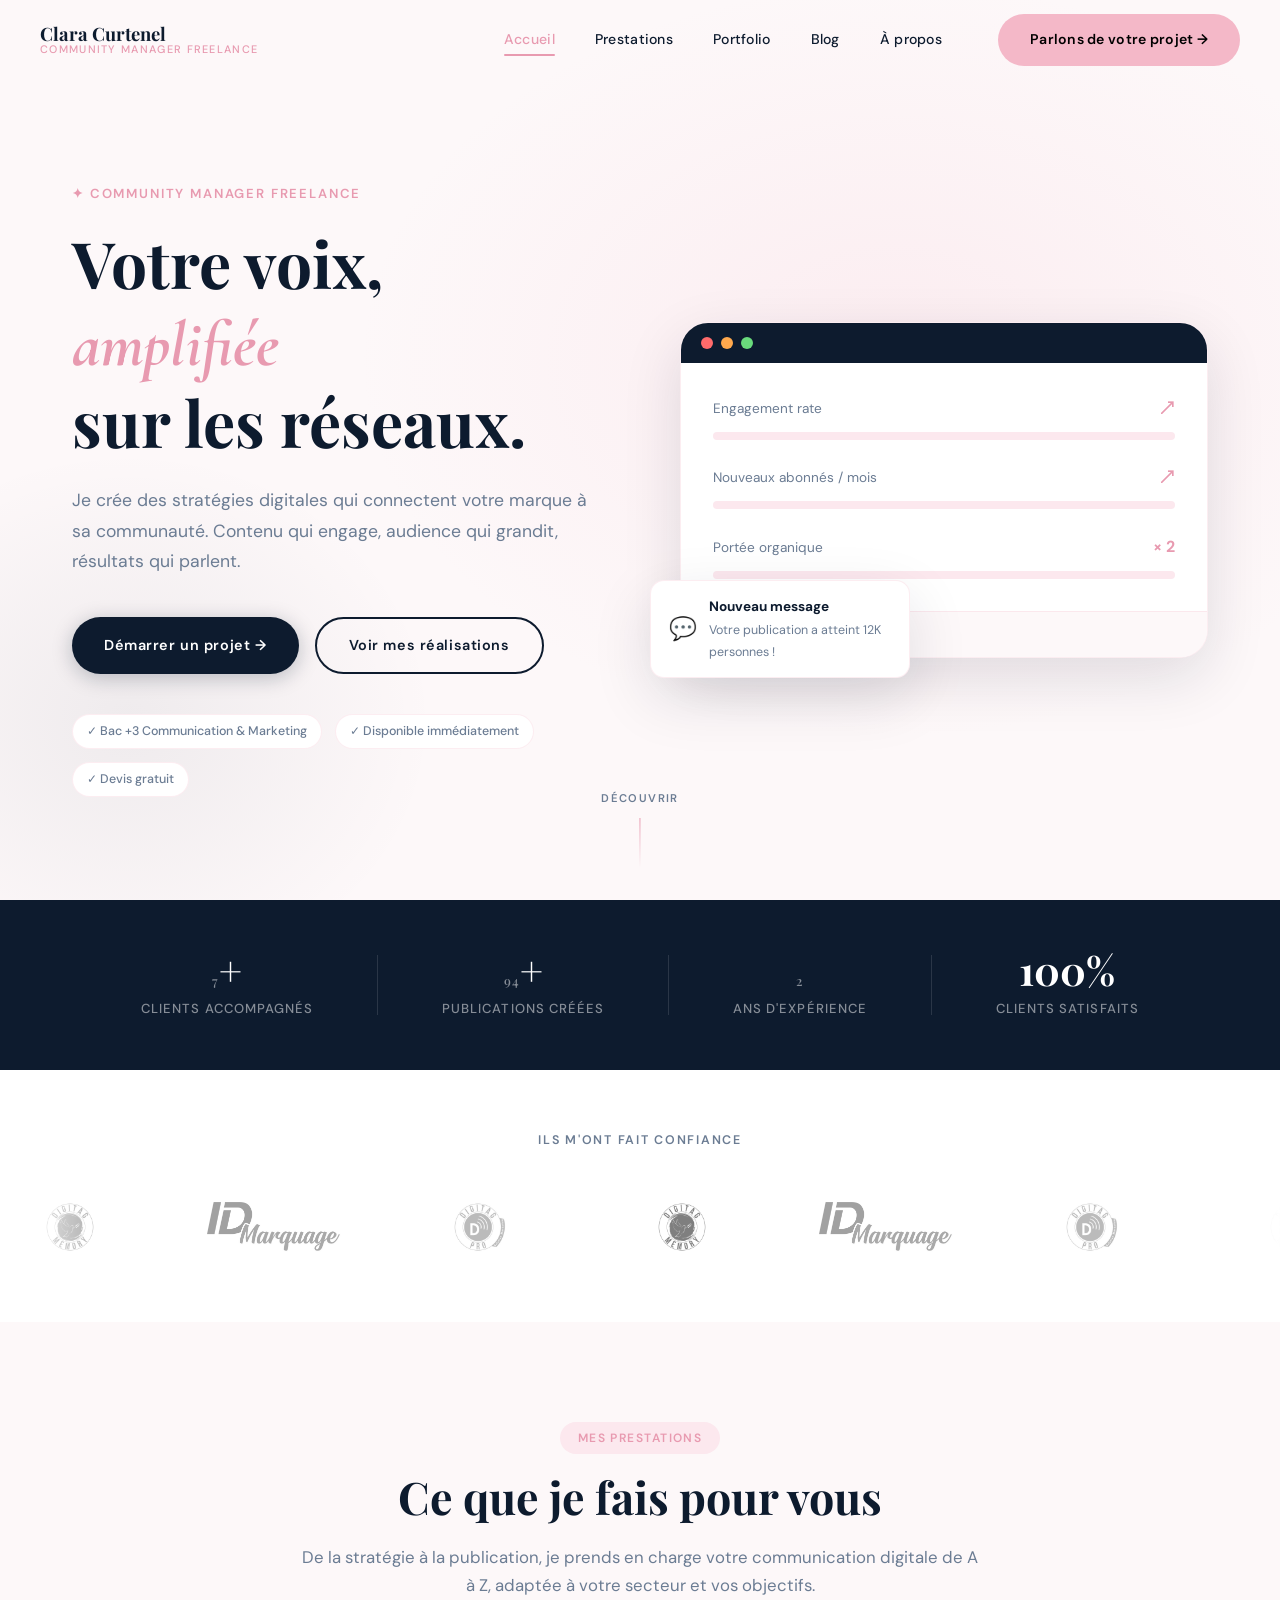
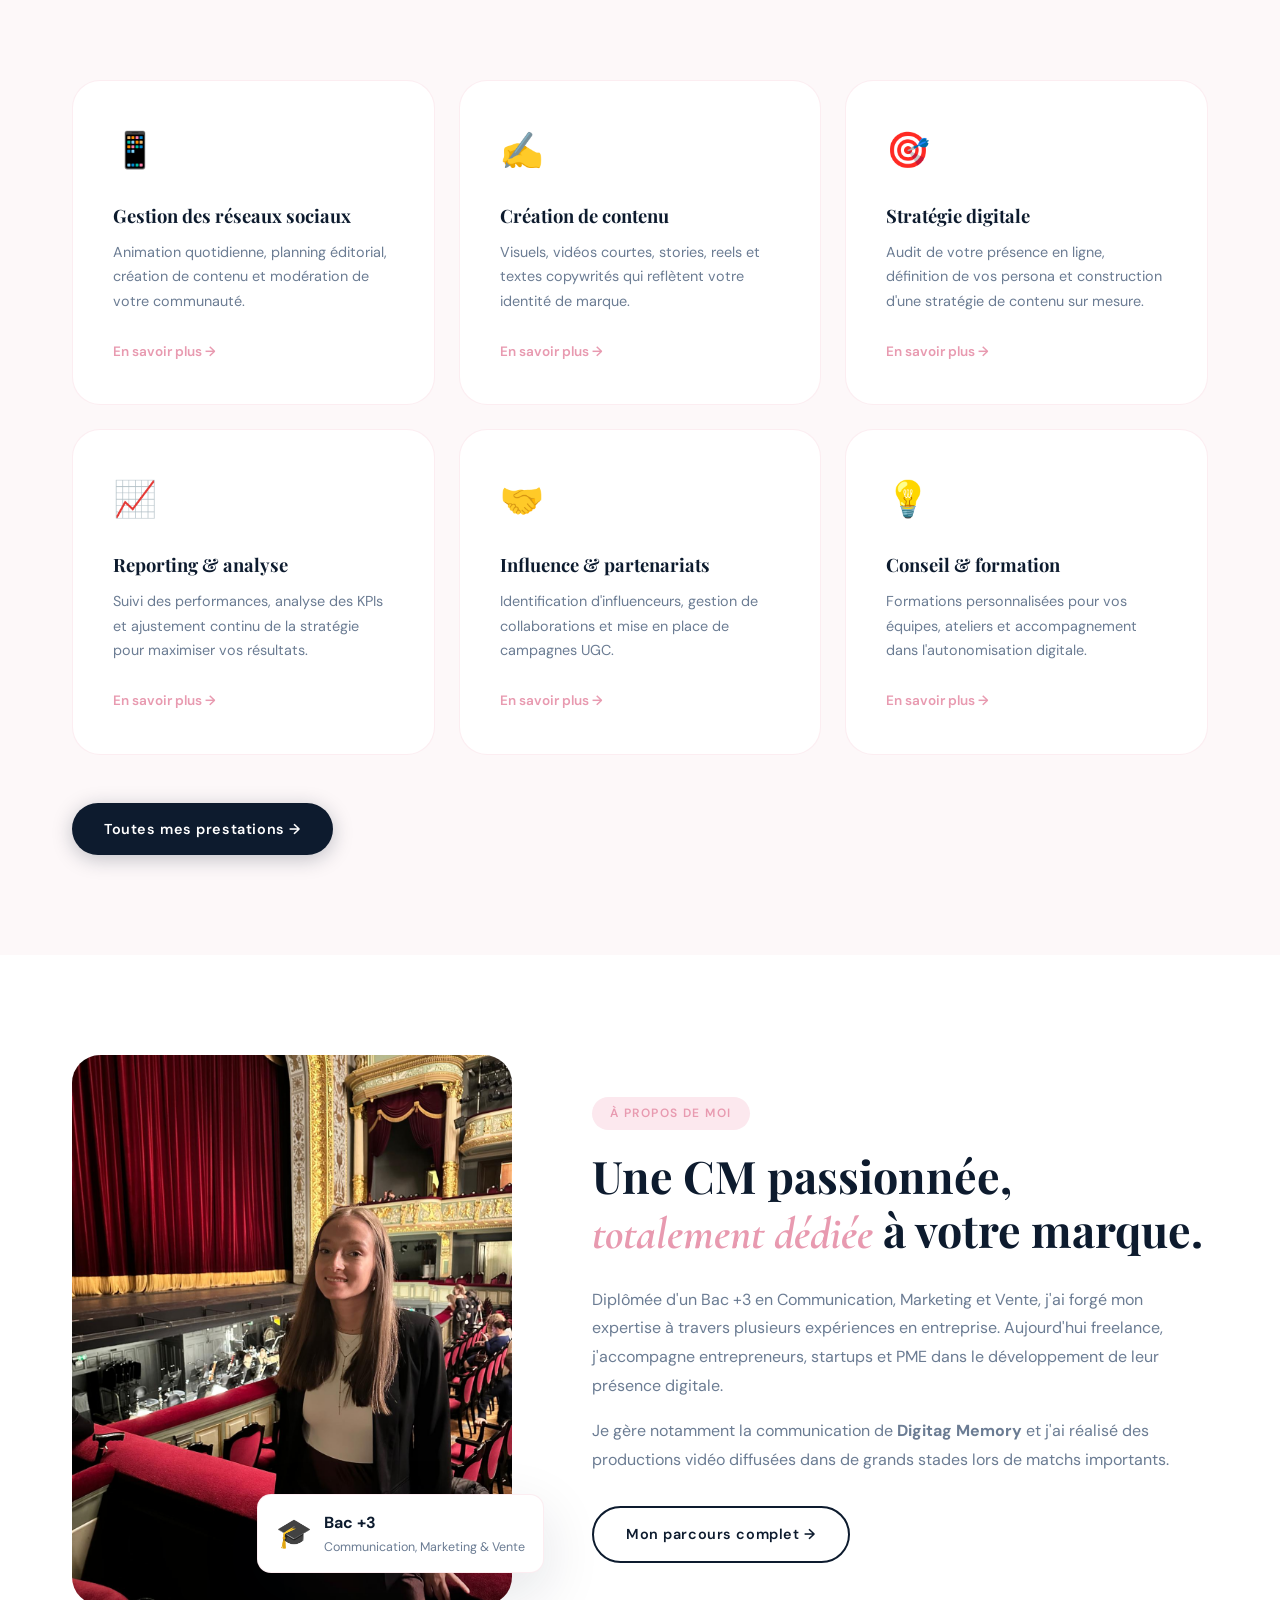
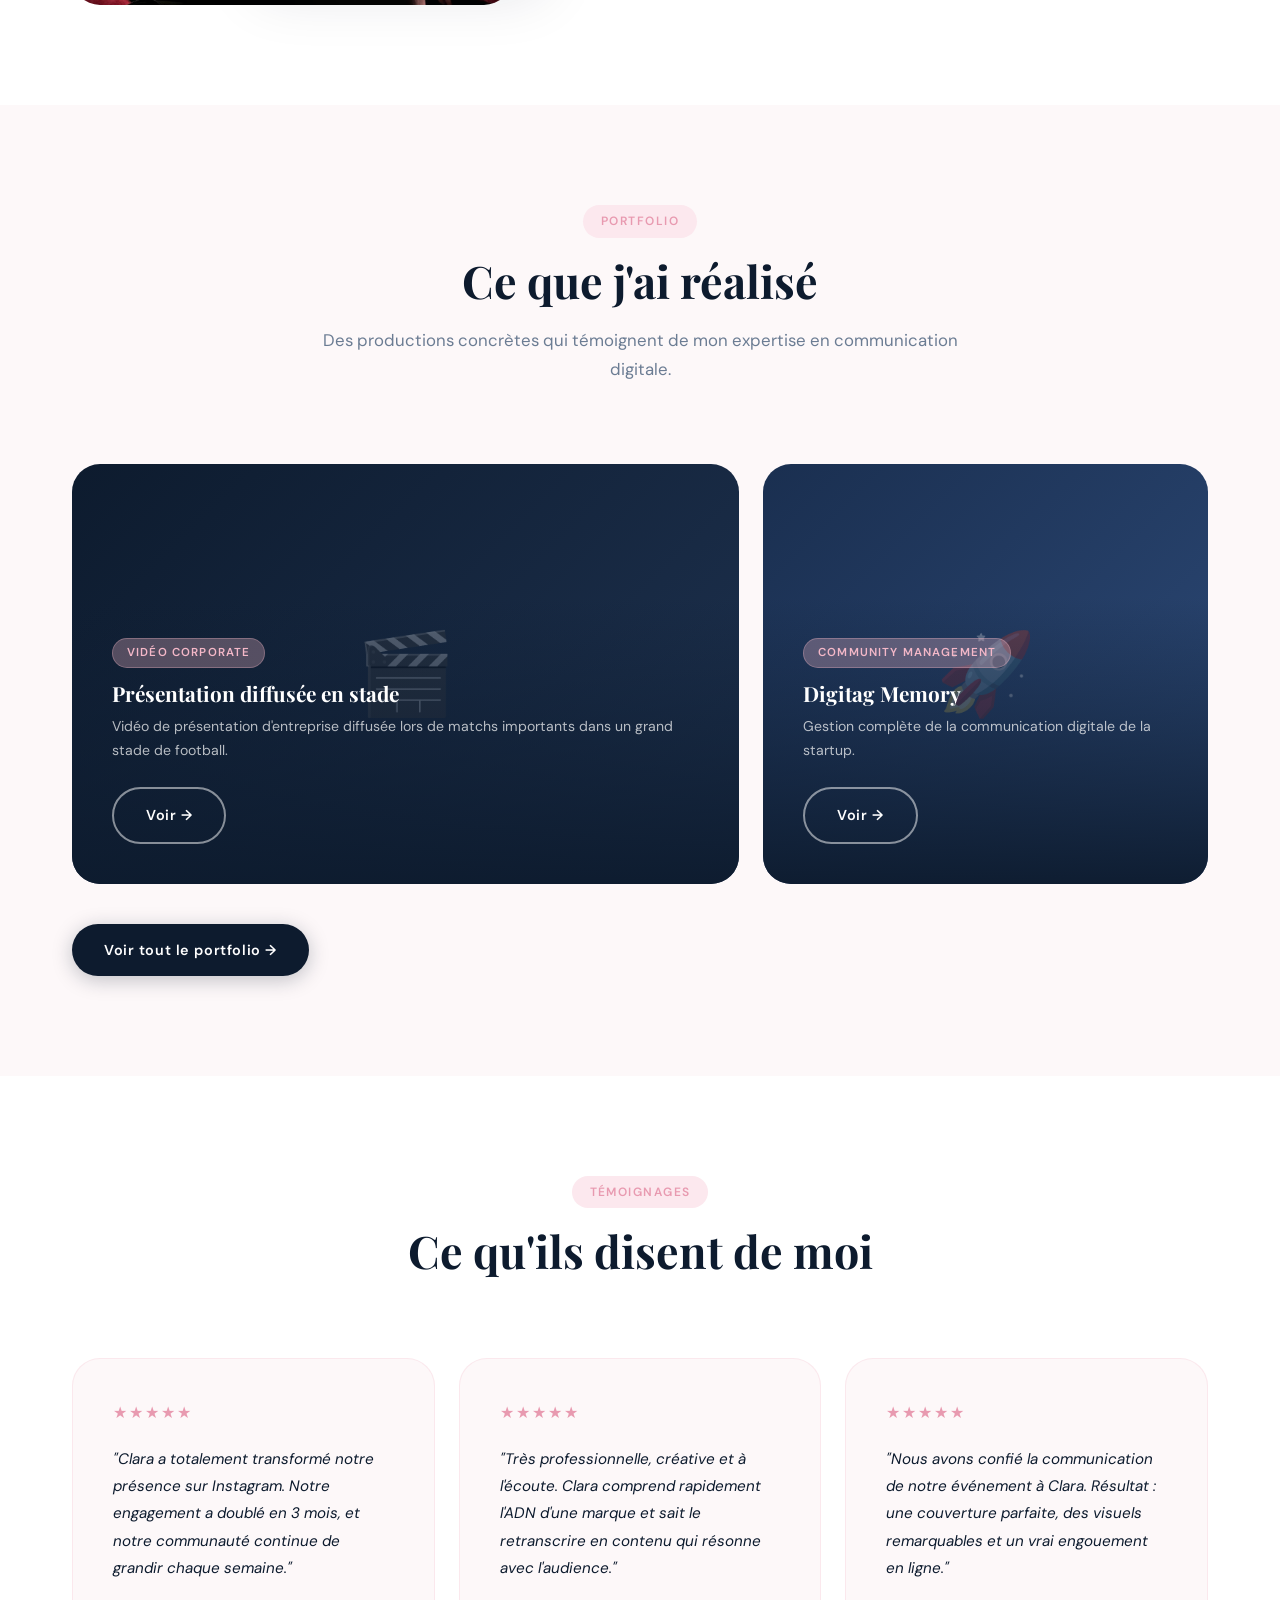
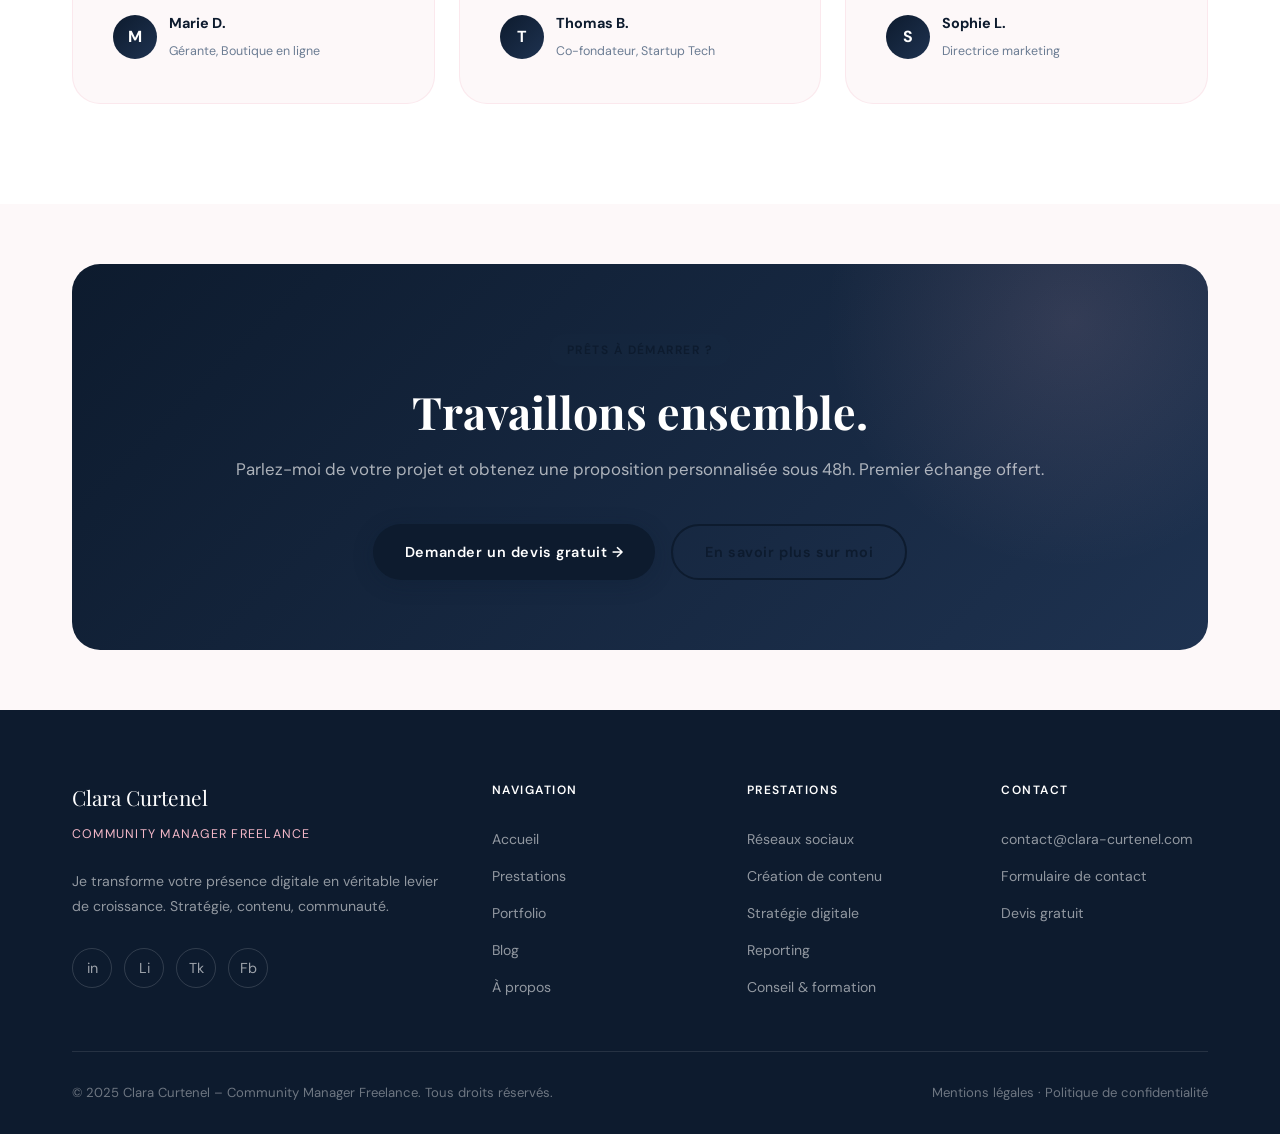
<file: index.html>
<!DOCTYPE html>
<html lang="fr">
<head>
  <meta charset="UTF-8" />
  <meta name="viewport" content="width=device-width, initial-scale=1.0" />

  <!-- ═══ SEO ═══ -->
  <title>Clara Curtenel – Community Manager Freelance | Gestion réseaux sociaux</title>
  <meta name="description" content="Clara Curtenel, Community Manager freelance. Je crée, anime et développe votre présence sur les réseaux sociaux. Stratégie digitale, création de contenu, growth. Devis gratuit." />
  <meta name="keywords" content="community manager freelance, gestion réseaux sociaux, stratégie digitale, création contenu, Clara Curtenel" />
  <link rel="canonical" href="https://clara-curtenel.com/" />

  <!-- ═══ Open Graph ═══ -->
  <meta property="og:type" content="website" />
  <meta property="og:title" content="Clara Curtenel – Community Manager Freelance" />
  <meta property="og:description" content="Je transforme votre présence en ligne en véritable levier de croissance. Community Manager freelance à votre service." />
  <meta property="og:url" content="https://clara-curtenel.com/" />
  <meta property="og:image" content="https://clara-curtenel.com/images/og-image.jpg" />

  <!-- ═══ Twitter Card ═══ -->
  <meta name="twitter:card" content="summary_large_image" />
  <meta name="twitter:title" content="Clara Curtenel – Community Manager Freelance" />
  <meta name="twitter:description" content="Je transforme votre présence en ligne en véritable levier de croissance." />

  <!-- ═══ Schema.org ═══ -->
  <script type="application/ld+json">
  {
    "@context": "https://schema.org",
    "@type": "Person",
    "name": "Clara Curtenel",
    "jobTitle": "Community Manager Freelance",
    "url": "https://clara-curtenel.com",
    "sameAs": [
      "https://www.linkedin.com/in/clara-curtenel",
      "https://www.instagram.com/claracurtenel"
    ],
    "knowsAbout": ["Community Management", "Social Media Marketing", "Stratégie digitale", "Création de contenu"]
  }
  </script>

  <link rel="stylesheet" href="css/style.css" />
  <link rel="stylesheet" href="css/index.css" />
  <link rel="icon" href="images/favicon.png" type="image/png" />
</head>
<body>

<!-- ═══ CORRECTION CSS RAPIDE POUR LE HEADER ═══ -->
<style>
  /* Empêche le chevauchement en espaçant le logo et les liens */
  .navbar-inner {
    display: flex !important;
    justify-content: space-between !important;
    align-items: center !important;
  }
  /* Cache le menu mobile sur les écrans d'ordinateur pour éviter les doublons */
  @media (min-width: 992px) {
    .nav-mobile {
      display: none !important;
    }
  }
</style>

<!-- ═══ NAVBAR ═══ -->
<nav class="navbar" aria-label="Navigation principale">
  <div class="navbar-inner">
    <a href="index.html" class="nav-logo">
      <span class="nav-logo-name">Clara Curtenel</span>
      <span class="nav-logo-title">Community Manager Freelance</span>
    </a>
    <div class="nav-links">
      <a href="index.html" class="active">Accueil</a>
      <a href="prestations.html">Prestations</a>
      <a href="portfolio.html">Portfolio</a>
      <a href="blog.html">Blog</a>
      <a href="a-propos.html">À propos</a>
      <!-- Ajout du style inline pour forcer le texte en noir -->
      <a href="contact.html" class="btn btn-pink nav-cta" style="color: #000000; font-weight: 600;">Parlons de votre projet →</a>
    </div>
    <button class="nav-burger" aria-label="Menu">
      <span></span><span></span><span></span>
    </button>
  </div>
</nav>

<!-- Mobile menu -->
<div class="nav-mobile" role="navigation">
  <a href="index.html">Accueil</a>
  <a href="prestations.html">Prestations</a>
  <a href="portfolio.html">Portfolio</a>
  <a href="blog.html">Blog</a>
  <a href="a-propos.html">À propos</a>
  <!-- Ajout du style inline pour forcer le texte en noir sur mobile aussi -->
  <a href="contact.html" class="btn btn-pink" style="text-align:center; color: #000000; font-weight: 600;">Parlons de votre projet →</a>
</div>

<!-- ═══ HERO ═══ -->
<section class="hero" aria-label="Présentation">
  <div class="hero-bg"></div>
  <div class="hero-particles" id="particles"></div>
  <div class="container">
    <div class="hero-content">
      <div class="hero-text">
        <p class="hero-pretitle animate-up delay-1">✦ Community Manager Freelance</p>
        <h1 class="animate-up delay-2">
          Votre voix,<br />
          <span class="italic text-pink">amplifiée</span><br />
          sur les réseaux.
        </h1>
        <p class="hero-desc animate-up delay-3">
          Je crée des stratégies digitales qui connectent votre marque à sa communauté.
          Contenu qui engage, audience qui grandit, résultats qui parlent.
        </p>
        <div class="hero-actions animate-up delay-4">
          <a href="contact.html" class="btn btn-primary">Démarrer un projet →</a>
          <a href="portfolio.html" class="btn btn-outline">Voir mes réalisations</a>
        </div>
        <div class="hero-badges animate-up delay-5">
          <span class="hero-badge">✓ Bac +3 Communication & Marketing</span>
          <span class="hero-badge">✓ Disponible immédiatement</span>
          <span class="hero-badge">✓ Devis gratuit</span>
        </div>
      </div>
      <div class="hero-visual animate-up delay-3">
        <div class="hero-card">
          <div class="hero-card-header">
            <div class="hch-dot red"></div>
            <div class="hch-dot amber"></div>
            <div class="hch-dot green"></div>
          </div>
          <div class="hero-card-body">
            <div class="metric-row">
              <span class="metric-label">Engagement rate</span>
              <span class="metric-value text-pink">🡕</span>
            </div>
            <div class="metric-bar"><div class="metric-fill" style="width:82%"></div></div>
            <div class="metric-row" style="margin-top:1.5rem">
              <span class="metric-label">Nouveaux abonnés / mois</span>
              <span class="metric-value text-pink">🡕</span>
            </div>
            <div class="metric-bar"><div class="metric-fill" style="width:68%"></div></div>
            <div class="metric-row" style="margin-top:1.5rem">
              <span class="metric-label">Portée organique</span>
              <span class="metric-value text-pink">× 2</span>
            </div>
            <div class="metric-bar"><div class="metric-fill" style="width:90%"></div></div>
          </div>
          <div class="hero-card-tag">📊 Analytics — Ce mois-ci</div>
        </div>
        <div class="hero-float-badge">
          <span>💬</span>
          <div>
            <strong>Nouveau message</strong>
            <p>Votre publication a atteint 12K personnes !</p>
          </div>
        </div>
      </div>
    </div>
  </div>
  <div class="hero-scroll-cue">
    <span>Découvrir</span>
    <div class="scroll-line"></div>
  </div>
</section>

<!-- ═══ STATS ═══ -->
<section class="stats-bar">
  <div class="container">
    <div class="stats-grid">
      <div class="stat-item">
        <strong><span class="counter" data-target="8">0</span>+</strong>
        <span>Clients accompagnés</span>
      </div>
      <div class="stat-divider"></div>
      <div class="stat-item">
        <strong><span class="counter" data-target="100">0</span>+</strong>
        <span>Publications créées</span>
      </div>
      <div class="stat-divider"></div>
      <div class="stat-item">
        <strong><span class="counter" data-target="3">0</span></strong>
        <span>Ans d'expérience</span>
      </div>
      <div class="stat-divider"></div>
      <div class="stat-item">
        <strong>100%</strong>
        <span>Clients satisfaits</span>
      </div>
    </div>
  </div>
</section>

<!-- ═══ CLIENTS (logo carousel) ═══ -->
<section class="section-pad-sm clients-section">
  <div class="container">
    <p class="clients-label">Ils m'ont fait confiance</p>
  </div>
  <div class="logo-carousel">
    <div class="logo-track">
      <!-- Remplacez chaque logo-item par le logo de vos clients -->
      <div class="logo-item"><img src="images/clients/client-1.png" alt="Client 1" /></div>
      <div class="logo-item"><img src="images/clients/client-2.png" alt="Client 2" /></div>
      <div class="logo-item"><img src="images/clients/client-3.png" alt="Client 3" /></div>
      <div class="logo-item"><img src="images/clients/client-1.png" alt="Client 1" /></div>
      <div class="logo-item"><img src="images/clients/client-2.png" alt="Client 2" /></div>
      <div class="logo-item"><img src="images/clients/client-3.png" alt="Client 3" /></div>
    </div>
  </div>
</section>

<!-- ═══ SERVICES (aperçu) ═══ -->
<section class="section-pad services-preview">
  <div class="container">
    <div class="section-header reveal">
      <span class="badge">Mes prestations</span>
      <h2>Ce que je fais pour vous</h2>
      <p>De la stratégie à la publication, je prends en charge votre communication digitale de A à Z, adaptée à votre secteur et vos objectifs.</p>
    </div>
    <div class="services-grid">
      <div class="service-card reveal">
        <div class="service-icon">📱</div>
        <h3>Gestion des réseaux sociaux</h3>
        <p>Animation quotidienne, planning éditorial, création de contenu et modération de votre communauté.</p>
        <a href="prestations.html" class="service-link">En savoir plus →</a>
      </div>
      <div class="service-card reveal delay-1">
        <div class="service-icon">✍️</div>
        <h3>Création de contenu</h3>
        <p>Visuels, vidéos courtes, stories, reels et textes copywrités qui reflètent votre identité de marque.</p>
        <a href="prestations.html" class="service-link">En savoir plus →</a>
      </div>
      <div class="service-card reveal delay-2">
        <div class="service-icon">🎯</div>
        <h3>Stratégie digitale</h3>
        <p>Audit de votre présence en ligne, définition de vos persona et construction d'une stratégie de contenu sur mesure.</p>
        <a href="prestations.html" class="service-link">En savoir plus →</a>
      </div>
      <div class="service-card reveal delay-3">
        <div class="service-icon">📈</div>
        <h3>Reporting & analyse</h3>
        <p>Suivi des performances, analyse des KPIs et ajustement continu de la stratégie pour maximiser vos résultats.</p>
        <a href="prestations.html" class="service-link">En savoir plus →</a>
      </div>
      <div class="service-card reveal delay-2">
        <div class="service-icon">🤝</div>
        <h3>Influence & partenariats</h3>
        <p>Identification d'influenceurs, gestion de collaborations et mise en place de campagnes UGC.</p>
        <a href="prestations.html" class="service-link">En savoir plus →</a>
      </div>
      <div class="service-card reveal delay-3">
        <div class="service-icon">💡</div>
        <h3>Conseil & formation</h3>
        <p>Formations personnalisées pour vos équipes, ateliers et accompagnement dans l'autonomisation digitale.</p>
        <a href="prestations.html" class="service-link">En savoir plus →</a>
      </div>
    </div>
    <div class="text-center reveal" style="margin-top: 3rem;">
      <a href="prestations.html" class="btn btn-primary">Toutes mes prestations →</a>
    </div>
  </div>
</section>

<!-- ═══ À PROPOS (teaser) ═══ -->
<section class="section-pad about-teaser">
  <div class="container">
    <div class="about-teaser-inner reveal">
      <div class="about-teaser-visual">
        <div class="at-photo-frame">
         <img src="images/clara-portrait.png" alt="Clara Curtenel">
          <div class="at-photo-placeholder">
          </div>
        </div>
        <div class="at-floating-card">
          <span>🎓</span>
          <div>
            <strong>Bac +3</strong>
            <p>Communication, Marketing & Vente</p>
          </div>
        </div>
      </div>
      <div class="about-teaser-text">
        <span class="badge">À propos de moi</span>
        <h2>Une CM passionnée,<br /><span class="italic text-pink">totalement dédiée</span> à votre marque.</h2>
        <p>Diplômée d'un Bac +3 en Communication, Marketing et Vente, j'ai forgé mon expertise à travers plusieurs expériences en entreprise. Aujourd'hui freelance, j'accompagne entrepreneurs, startups et PME dans le développement de leur présence digitale.</p>
        <p style="margin-top: 1rem;">Je gère notamment la communication de <strong>Digitag Memory</strong> et j'ai réalisé des productions vidéo diffusées dans de grands stades lors de matchs importants.</p>
        <a href="a-propos.html" class="btn btn-outline" style="margin-top: 2rem;">Mon parcours complet →</a>
      </div>
    </div>
  </div>
</section>

<!-- ═══ PORTFOLIO (teaser) ═══ -->
<section class="section-pad portfolio-teaser">
  <div class="container">
    <div class="section-header reveal">
      <span class="badge">Portfolio</span>
      <h2>Ce que j'ai réalisé</h2>
      <p>Des productions concrètes qui témoignent de mon expertise en communication digitale.</p>
    </div>
    <div class="portfolio-grid reveal">
      <div class="portfolio-card portfolio-protected large-card">
        <div class="portfolio-overlay">
          <span class="portfolio-tag">Vidéo corporate</span>
          <h3>Présentation diffusée en stade</h3>
          <p>Vidéo de présentation d'entreprise diffusée lors de matchs importants dans un grand stade de football.</p>
          <a href="portfolio.html" class="btn btn-outline-white">Voir →</a>
        </div>
        <div class="portfolio-bg" style="background: linear-gradient(135deg, var(--navy) 0%, var(--navy-light) 100%);">
          <span class="portfolio-icon">🎬</span>
        </div>
      </div>
      <div class="portfolio-card portfolio-protected">
        <div class="portfolio-overlay">
          <span class="portfolio-tag">Community Management</span>
          <h3>Digitag Memory</h3>
          <p>Gestion complète de la communication digitale de la startup.</p>
          <a href="portfolio.html" class="btn btn-outline-white">Voir →</a>
        </div>
        <div class="portfolio-bg" style="background: linear-gradient(135deg, #1a2f50 0%, #2d4a78 100%);">
          <span class="portfolio-icon">🚀</span>
        </div>
      </div>
    </div>
    <div class="text-center reveal" style="margin-top: 2.5rem;">
      <a href="portfolio.html" class="btn btn-primary">Voir tout le portfolio →</a>
    </div>
  </div>
</section>

<!-- ═══ TESTIMONIALS ═══ -->
<section class="section-pad testimonials">
  <div class="container">
    <div class="section-header reveal">
      <span class="badge">Témoignages</span>
      <h2>Ce qu'ils disent de moi</h2>
    </div>
    <div class="testimonials-grid">
      <div class="testimonial-card reveal">
        <div class="stars">★★★★★</div>
        <p class="testimonial-text">"Clara a totalement transformé notre présence sur Instagram. Notre engagement a doublé en 3 mois, et notre communauté continue de grandir chaque semaine."</p>
        <div class="testimonial-author">
          <div class="ta-avatar">M</div>
          <div>
            <strong>Marie D.</strong>
            <span>Gérante, Boutique en ligne</span>
          </div>
        </div>
      </div>
      <div class="testimonial-card reveal delay-1">
        <div class="stars">★★★★★</div>
        <p class="testimonial-text">"Très professionnelle, créative et à l'écoute. Clara comprend rapidement l'ADN d'une marque et sait le retranscrire en contenu qui résonne avec l'audience."</p>
        <div class="testimonial-author">
          <div class="ta-avatar">T</div>
          <div>
            <strong>Thomas B.</strong>
            <span>Co-fondateur, Startup Tech</span>
          </div>
        </div>
      </div>
      <div class="testimonial-card reveal delay-2">
        <div class="stars">★★★★★</div>
        <p class="testimonial-text">"Nous avons confié la communication de notre événement à Clara. Résultat : une couverture parfaite, des visuels remarquables et un vrai engouement en ligne."</p>
        <div class="testimonial-author">
          <div class="ta-avatar">S</div>
          <div>
            <strong>Sophie L.</strong>
            <span>Directrice marketing</span>
          </div>
        </div>
      </div>
    </div>
  </div>
</section>

<!-- ═══ CTA FINAL ═══ -->
<section class="cta-section reveal">
  <div class="container">
    <div class="cta-box">
      <span class="badge badge--navy">Prêts à démarrer ?</span>
      <h2>Travaillons ensemble.</h2>
      <p>Parlez-moi de votre projet et obtenez une proposition personnalisée sous 48h. Premier échange offert.</p>
      <div class="cta-actions">
        <a href="contact.html" class="btn btn-primary">Demander un devis gratuit →</a>
        <a href="a-propos.html" class="btn btn-outline">En savoir plus sur moi</a>
      </div>
    </div>
  </div>
</section>

<!-- ═══ FOOTER ═══ -->
<footer class="footer">
  <div class="container">
    <div class="footer-grid">
      <div>
        <p class="footer-brand-name">Clara Curtenel</p>
        <p class="footer-brand-tagline">Community Manager Freelance</p>
        <p class="footer-desc">Je transforme votre présence digitale en véritable levier de croissance. Stratégie, contenu, communauté.</p>
        <div class="footer-socials">
          <a href="#" class="social-icon" aria-label="Instagram">in</a>
          <a href="#" class="social-icon" aria-label="LinkedIn">Li</a>
          <a href="#" class="social-icon" aria-label="TikTok">Tk</a>
          <a href="#" class="social-icon" aria-label="Facebook">Fb</a>
        </div>
      </div>
      <div>
        <p class="footer-heading">Navigation</p>
        <ul class="footer-links">
          <li><a href="index.html">Accueil</a></li>
          <li><a href="prestations.html">Prestations</a></li>
          <li><a href="portfolio.html">Portfolio</a></li>
          <li><a href="blog.html">Blog</a></li>
          <li><a href="a-propos.html">À propos</a></li>
        </ul>
      </div>
      <div>
        <p class="footer-heading">Prestations</p>
        <ul class="footer-links">
          <li><a href="prestations.html#reseaux">Réseaux sociaux</a></li>
          <li><a href="prestations.html#contenu">Création de contenu</a></li>
          <li><a href="prestations.html#strategie">Stratégie digitale</a></li>
          <li><a href="prestations.html#reporting">Reporting</a></li>
          <li><a href="prestations.html#conseil">Conseil & formation</a></li>
        </ul>
      </div>
      <div>
        <p class="footer-heading">Contact</p>
        <ul class="footer-links">
          <li><a href="mailto:contact@clara-curtenel.com">contact@clara-curtenel.com</a></li>
          <li><a href="contact.html">Formulaire de contact</a></li>
          <li><a href="contact.html">Devis gratuit</a></li>
        </ul>
      </div>
    </div>
    <div class="footer-bottom">
      <p>© 2025 Clara Curtenel – Community Manager Freelance. Tous droits réservés.</p>
      <p><a href="mentions-legales.html" style="color:rgba(255,255,255,0.4);transition:color 0.3s;" onmouseover="this.style.color='#f4b8c8'" onmouseout="this.style.color='rgba(255,255,255,0.4)'">Mentions légales</a> · <a href="mentions-legales.html#confidentialite" style="color:rgba(255,255,255,0.4);transition:color 0.3s;" onmouseover="this.style.color='#f4b8c8'" onmouseout="this.style.color='rgba(255,255,255,0.4)'">Politique de confidentialité</a></p>
    </div>
  </div>
</footer>

<button class="scroll-top" aria-label="Remonter en haut">↑</button>

<script src="js/main.js"></script>
</body>
</html>
</file>
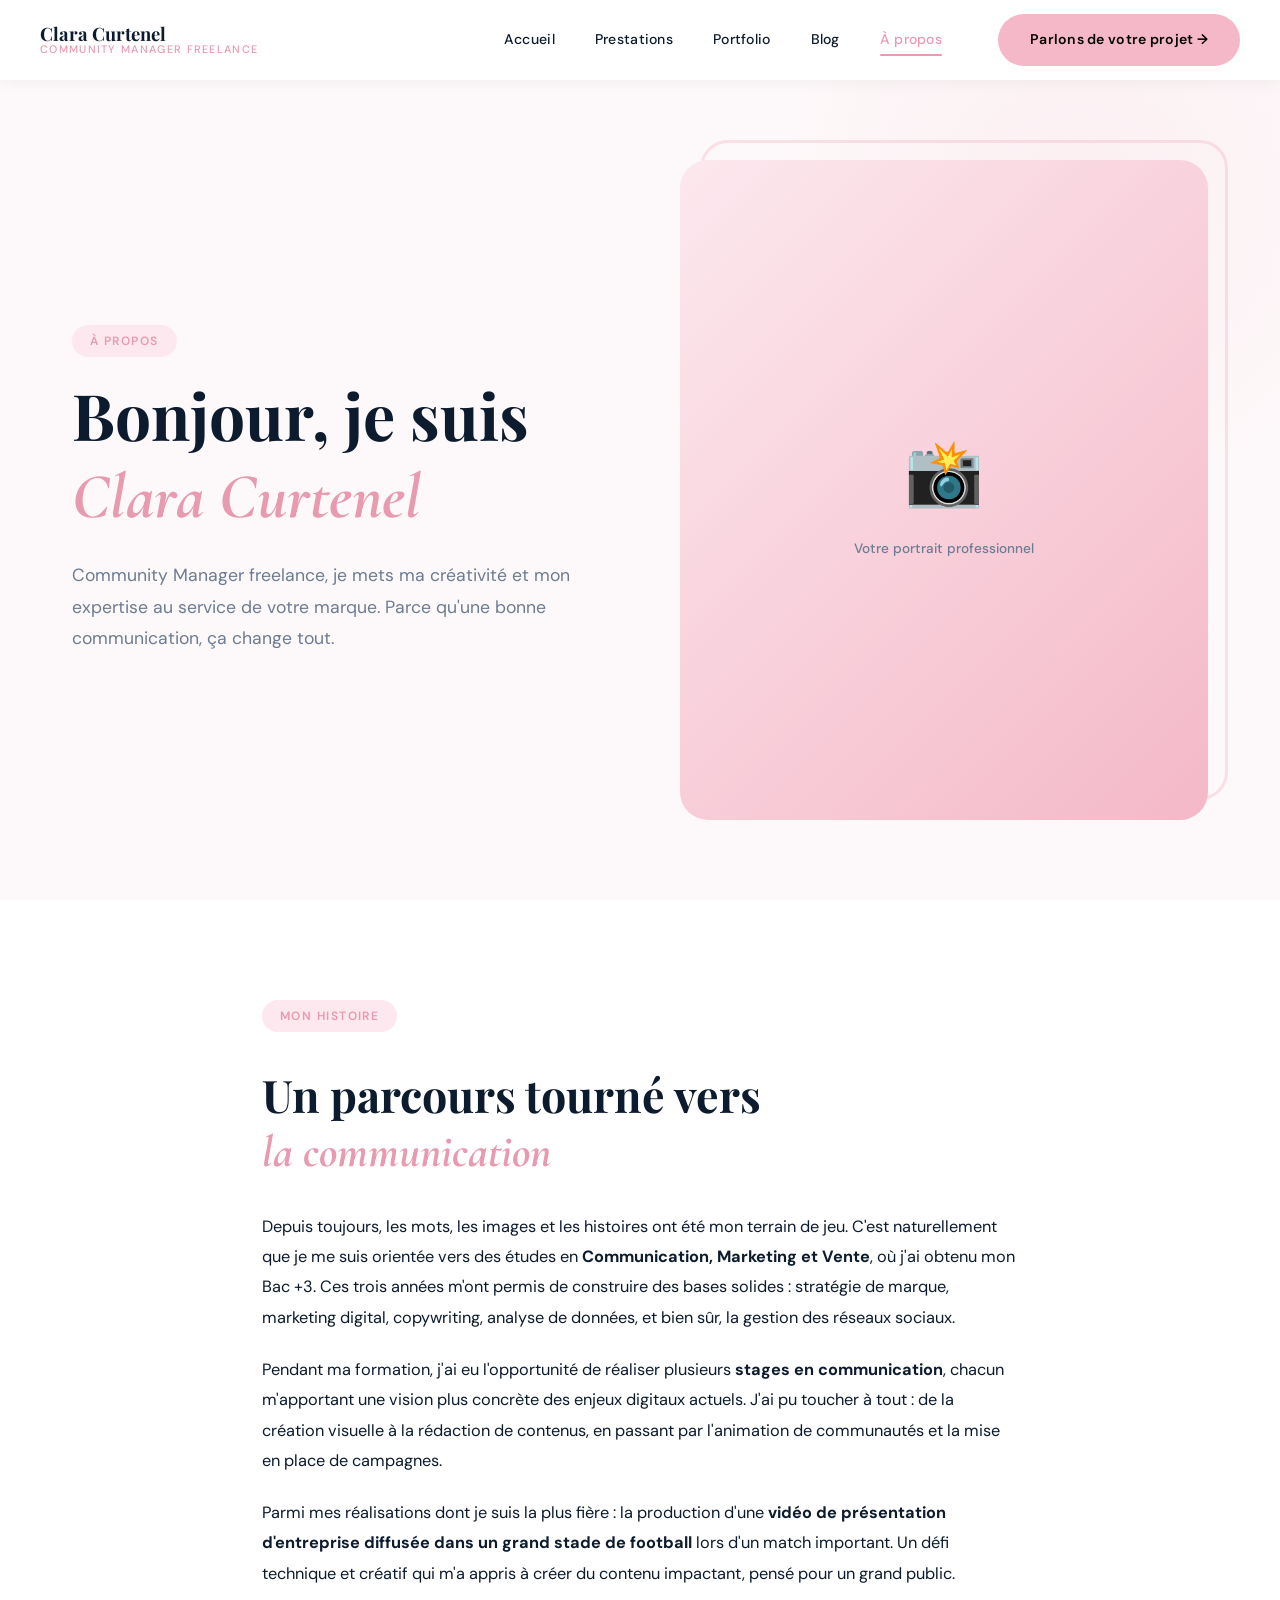
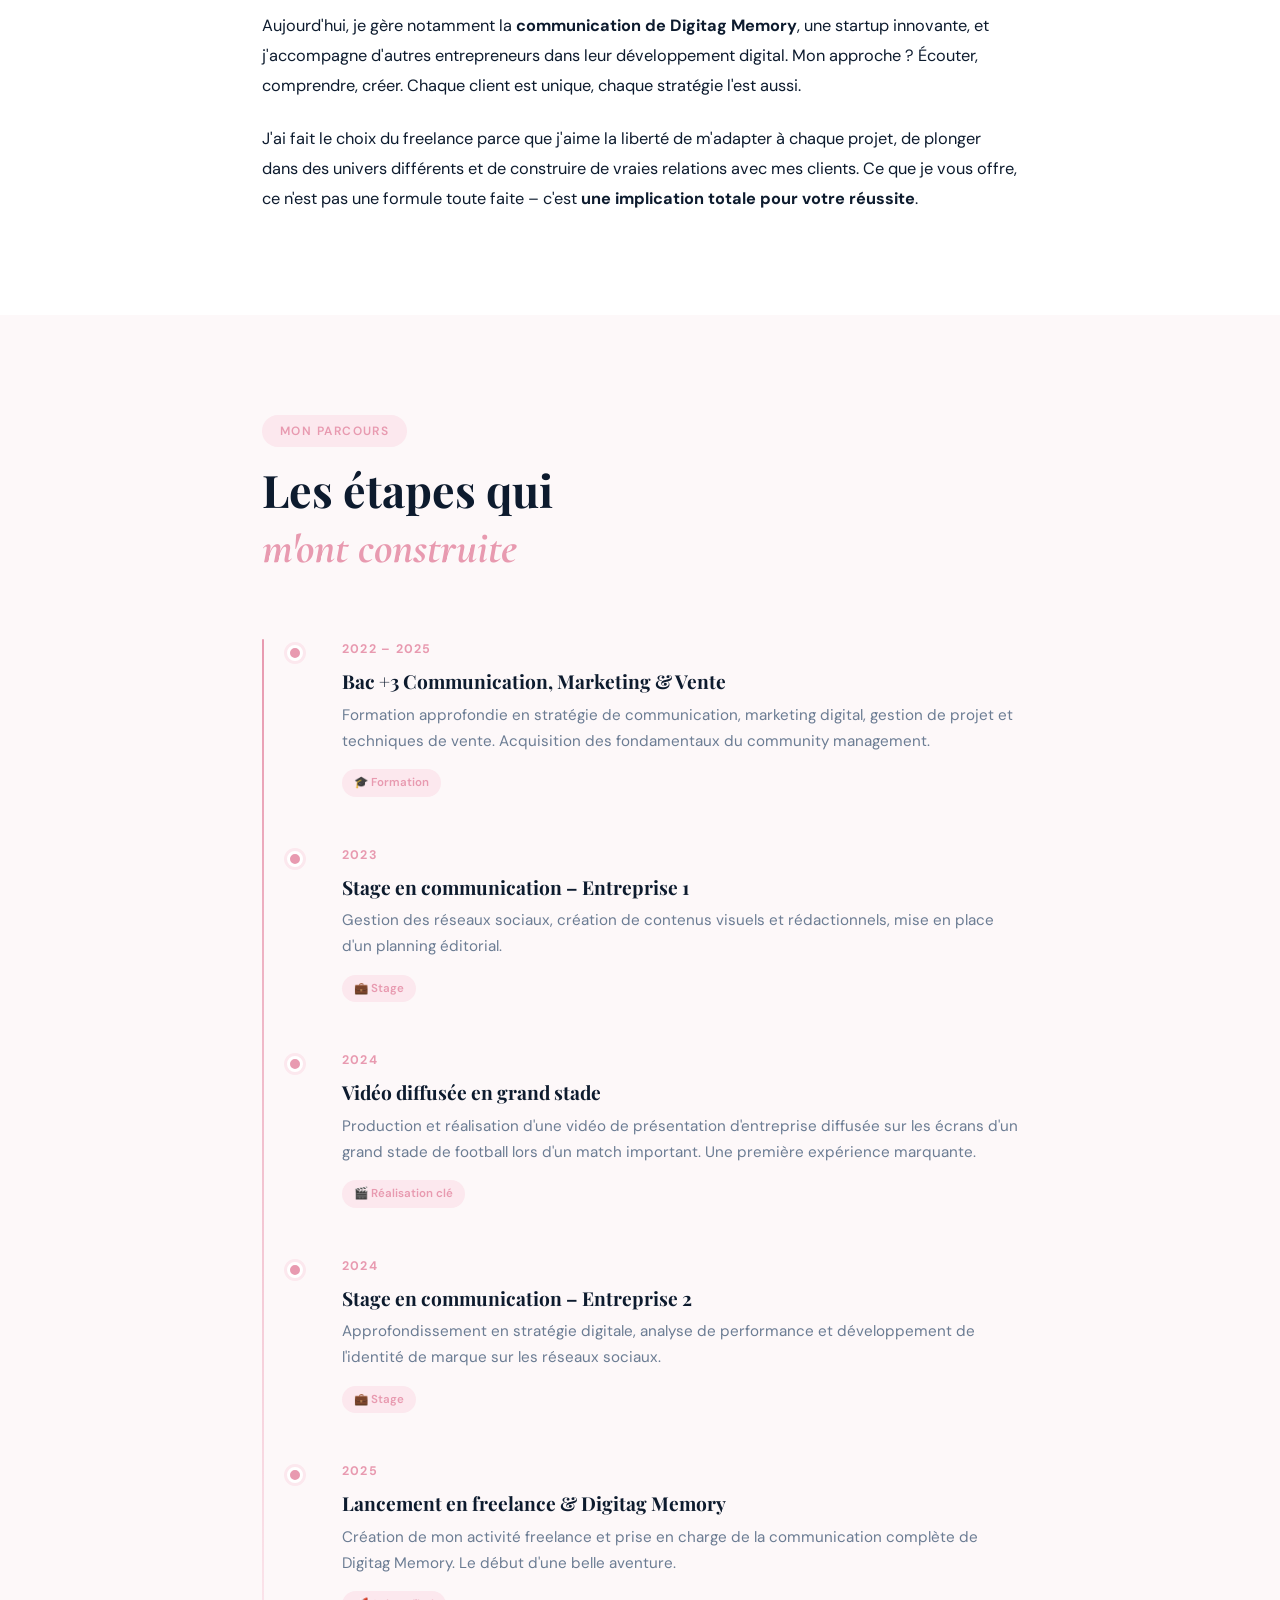
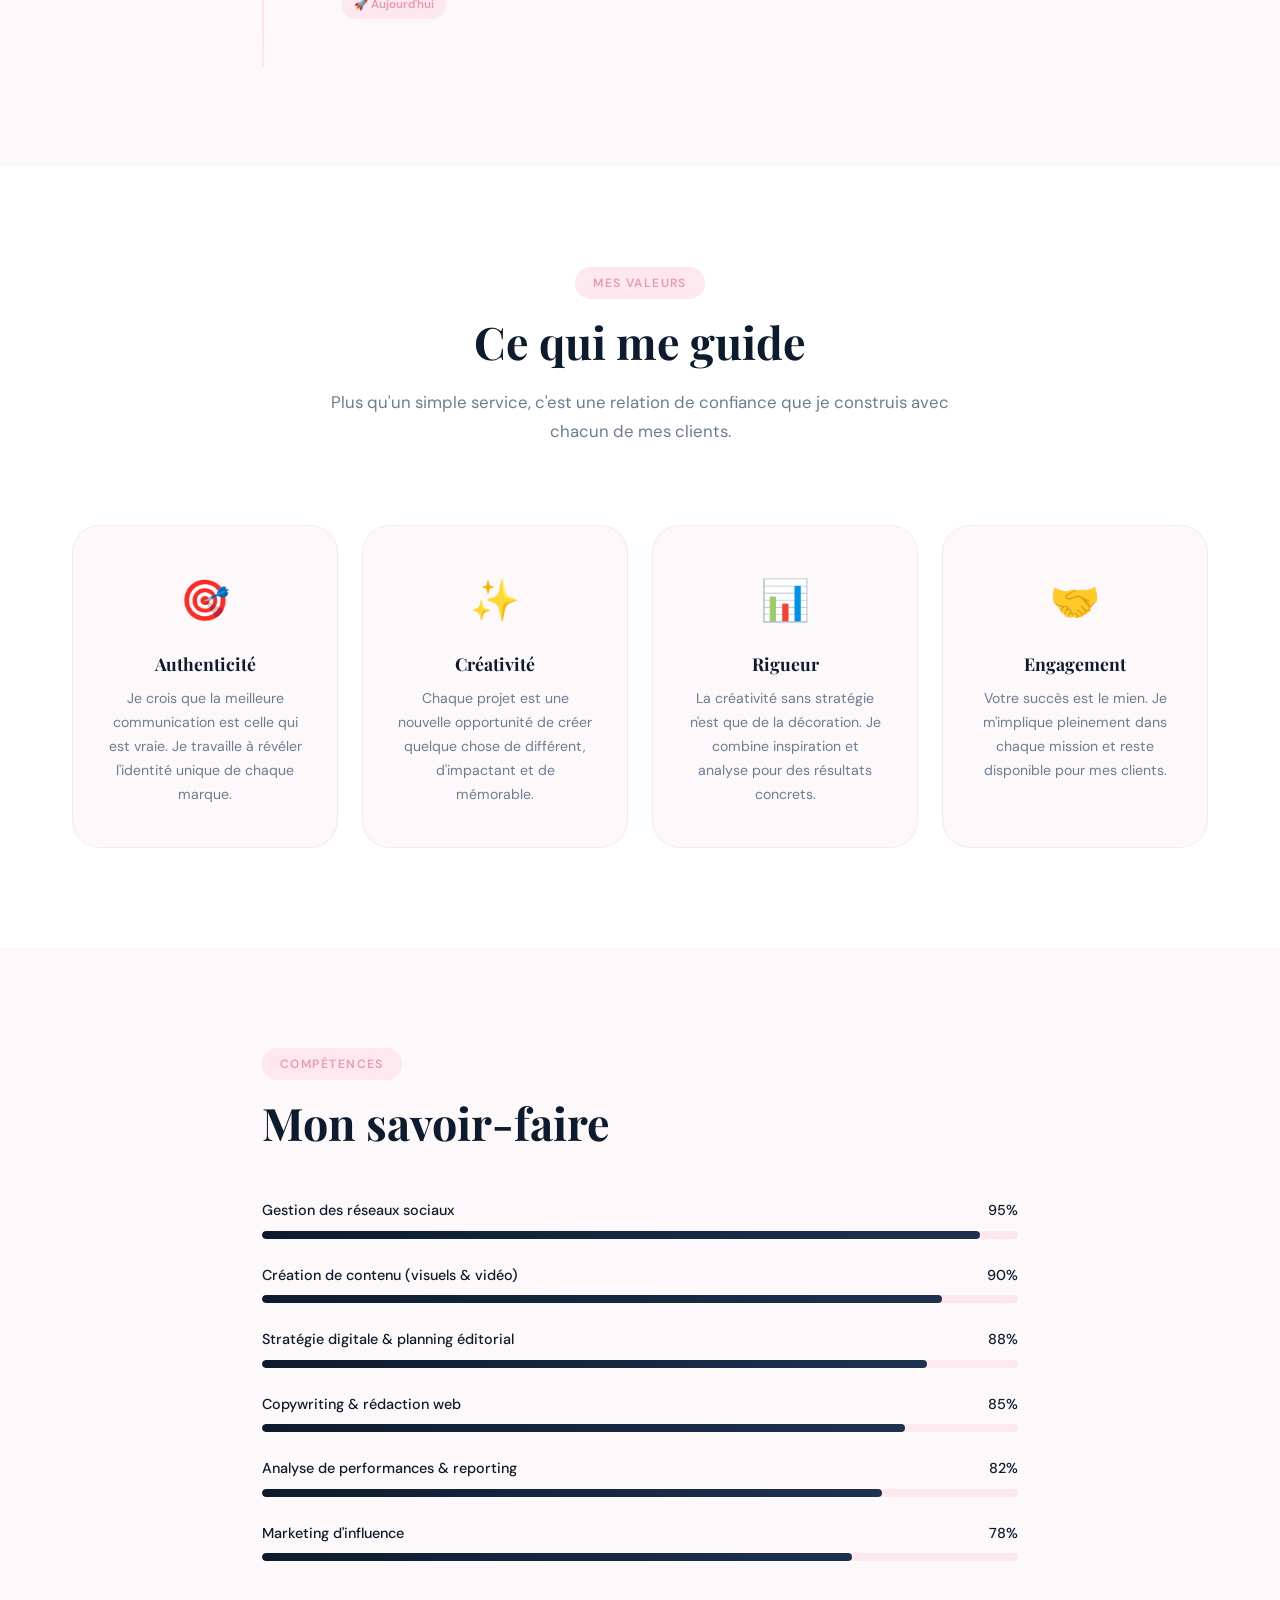
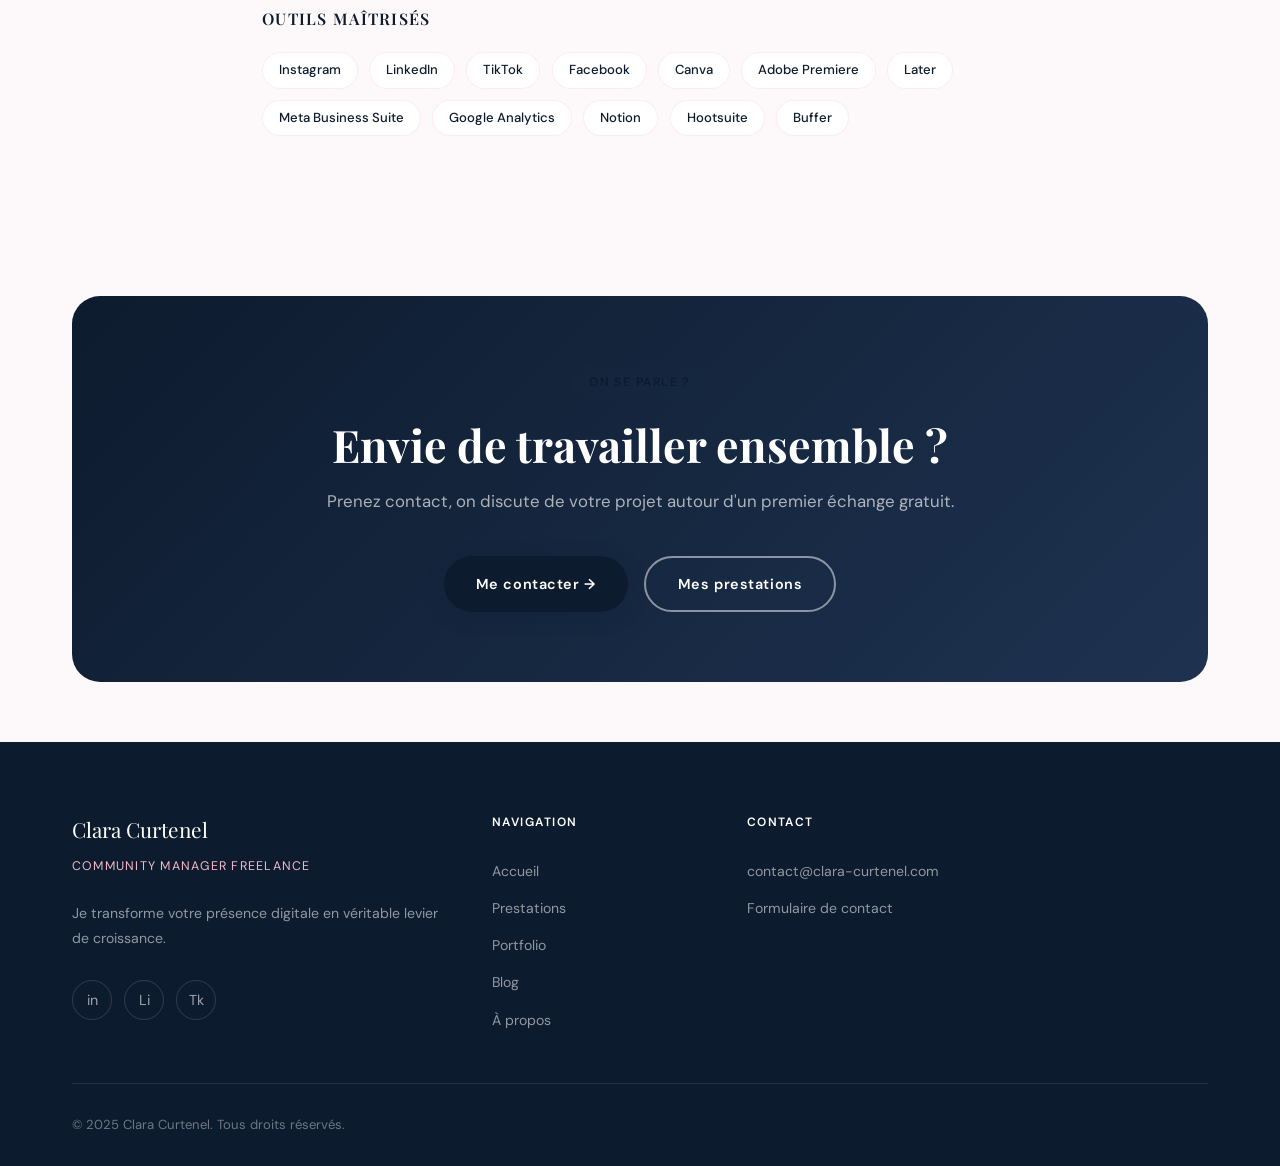
<file: a-propos.html>
<!DOCTYPE html>
<html lang="fr">
<head>
  <meta charset="UTF-8" />
  <meta name="viewport" content="width=device-width, initial-scale=1.0" />
  <title>À propos – Clara Curtenel, Community Manager Freelance</title>
  <meta name="description" content="Découvrez le parcours de Clara Curtenel, Community Manager freelance diplômée d'un Bac +3 en Communication, Marketing et Vente. Son histoire, ses valeurs et sa vision." />
  <link rel="canonical" href="https://clara-curtenel.com/a-propos.html" />
  <link rel="stylesheet" href="css/style.css" />
  <link rel="stylesheet" href="css/a-propos.css" />
</head>
<body>

<style>
  /* Force le fond de la barre de navigation à être blanc tout le temps */
  .navbar {
    background-color: #ffffff !important;
    /* Petite ombre optionnelle pour bien détacher le menu du reste de la page */
    box-shadow: 0 2px 15px rgba(0, 0, 0, 0.05) !important; 
  }
  
  /* Empêche le chevauchement en espaçant le logo et les liens */
  .navbar-inner {
    display: flex !important;
    justify-content: space-between !important;
    align-items: center !important;
  }
  
  /* Cache le menu mobile sur les écrans d'ordinateur pour éviter les doublons */
  @media (min-width: 992px) {
    .nav-mobile {
      display: none !important;
    }
  }
</style>

<!-- ═══ NAVBAR ═══ -->
<nav class="navbar" aria-label="Navigation principale">
  <div class="navbar-inner">
    <a href="index.html" class="nav-logo">
      <span class="nav-logo-name">Clara Curtenel</span>
      <span class="nav-logo-title">Community Manager Freelance</span>
    </a>
    <div class="nav-links">
     <a href="index.html">Accueil</a>
<a href="prestations.html">Prestations</a>
<a href="portfolio.html">Portfolio</a>
      <a href="blog.html">Blog</a>
      <a href="a-propos.html"class="active">À propos</a>
      <!-- Ajout du style inline pour forcer le texte en noir -->
      <a href="contact.html" class="btn btn-pink nav-cta" style="color: #000000; font-weight: 600;">Parlons de votre projet →</a>
    </div>
    <button class="nav-burger" aria-label="Menu">
      <span></span><span></span><span></span>
    </button>
  </div>
</nav>

<!-- Mobile menu -->
<div class="nav-mobile" role="navigation">
  <a href="index.html">Accueil</a>
  <a href="prestations.html">Prestations</a>
  <a href="portfolio.html">Portfolio</a>
  <a href="blog.html">Blog</a>
  <a href="a-propos.html">À propos</a>
  <!-- Ajout du style inline pour forcer le texte en noir sur mobile aussi -->
  <a href="contact.html" class="btn btn-pink" style="text-align:center; color: #000000; font-weight: 600;">Parlons de votre projet →</a>
</div>

<!-- ═══ HERO ABOUT ═══ -->
<section class="about-hero">
  <div class="container">
    <div class="about-hero-inner">
      <div class="about-hero-text">
        <span class="badge animate-up delay-1">À propos</span>
        <h1 class="animate-up delay-2">
          Bonjour, je suis<br />
          <span class="italic text-pink">Clara Curtenel</span>
        </h1>
        <p class="animate-up delay-3">Community Manager freelance, je mets ma créativité et mon expertise au service de votre marque. Parce qu'une bonne communication, ça change tout.</p>
      </div>
      <div class="about-hero-photo animate-up delay-3">
        <!-- Remplacez par votre photo -->
        <div class="photo-frame">
          <div class="photo-placeholder">
            <span>📸</span>
            <p>Votre portrait professionnel</p>
          </div>
          <!-- <img src="images/clara-portrait.jpg" alt="Clara Curtenel – Community Manager Freelance" /> -->
        </div>
        <div class="photo-decoration"></div>
      </div>
    </div>
  </div>
</section>

<!-- ═══ HISTOIRE ═══ -->
<section class="section-pad about-story">
  <div class="container-narrow">
    <div class="story-block reveal">
      <span class="badge">Mon histoire</span>
      <h2>Un parcours tourné vers<br /><span class="italic text-pink">la communication</span></h2>
      <div class="story-content">
        <p>
          Depuis toujours, les mots, les images et les histoires ont été mon terrain de jeu. C'est naturellement que je me suis orientée vers des études en <strong>Communication, Marketing et Vente</strong>, où j'ai obtenu mon Bac +3. Ces trois années m'ont permis de construire des bases solides : stratégie de marque, marketing digital, copywriting, analyse de données, et bien sûr, la gestion des réseaux sociaux.
        </p>
        <p>
          Pendant ma formation, j'ai eu l'opportunité de réaliser plusieurs <strong>stages en communication</strong>, chacun m'apportant une vision plus concrète des enjeux digitaux actuels. J'ai pu toucher à tout : de la création visuelle à la rédaction de contenus, en passant par l'animation de communautés et la mise en place de campagnes.
        </p>
        <p>
          Parmi mes réalisations dont je suis la plus fière : la production d'une <strong>vidéo de présentation d'entreprise diffusée dans un grand stade de football</strong> lors d'un match important. Un défi technique et créatif qui m'a appris à créer du contenu impactant, pensé pour un grand public.
        </p>
        <p>
          Aujourd'hui, je gère notamment la <strong>communication de Digitag Memory</strong>, une startup innovante, et j'accompagne d'autres entrepreneurs dans leur développement digital. Mon approche ? Écouter, comprendre, créer. Chaque client est unique, chaque stratégie l'est aussi.
        </p>
        <p>
          J'ai fait le choix du freelance parce que j'aime la liberté de m'adapter à chaque projet, de plonger dans des univers différents et de construire de vraies relations avec mes clients. Ce que je vous offre, ce n'est pas une formule toute faite – c'est <strong>une implication totale pour votre réussite</strong>.
        </p>
      </div>
    </div>
  </div>
</section>

<!-- ═══ TIMELINE ═══ -->
<section class="section-pad about-timeline">
  <div class="container-narrow">
    <div class="section-header reveal" style="text-align:left; max-width: 100%; margin-bottom: 4rem;">
      <span class="badge">Mon parcours</span>
      <h2>Les étapes qui<br /><span class="italic text-pink">m'ont construite</span></h2>
    </div>
    <div class="timeline">
      <div class="timeline-item reveal">
        <div class="timeline-dot"></div>
        <div class="timeline-date">2022 – 2025</div>
        <div class="timeline-content">
          <h3>Bac +3 Communication, Marketing & Vente</h3>
          <p>Formation approfondie en stratégie de communication, marketing digital, gestion de projet et techniques de vente. Acquisition des fondamentaux du community management.</p>
          <span class="timeline-tag">🎓 Formation</span>
        </div>
      </div>
      <div class="timeline-item reveal">
        <div class="timeline-dot"></div>
        <div class="timeline-date">2023</div>
        <div class="timeline-content">
          <h3>Stage en communication – Entreprise 1</h3>
          <p>Gestion des réseaux sociaux, création de contenus visuels et rédactionnels, mise en place d'un planning éditorial.</p>
          <span class="timeline-tag">💼 Stage</span>
        </div>
      </div>
      <div class="timeline-item reveal">
        <div class="timeline-dot"></div>
        <div class="timeline-date">2024</div>
        <div class="timeline-content">
          <h3>Vidéo diffusée en grand stade</h3>
          <p>Production et réalisation d'une vidéo de présentation d'entreprise diffusée sur les écrans d'un grand stade de football lors d'un match important. Une première expérience marquante.</p>
          <span class="timeline-tag">🎬 Réalisation clé</span>
        </div>
      </div>
      <div class="timeline-item reveal">
        <div class="timeline-dot"></div>
        <div class="timeline-date">2024</div>
        <div class="timeline-content">
          <h3>Stage en communication – Entreprise 2</h3>
          <p>Approfondissement en stratégie digitale, analyse de performance et développement de l'identité de marque sur les réseaux sociaux.</p>
          <span class="timeline-tag">💼 Stage</span>
        </div>
      </div>
      <div class="timeline-item reveal">
        <div class="timeline-dot"></div>
        <div class="timeline-date">2025</div>
        <div class="timeline-content">
          <h3>Lancement en freelance & Digitag Memory</h3>
          <p>Création de mon activité freelance et prise en charge de la communication complète de Digitag Memory. Le début d'une belle aventure.</p>
          <span class="timeline-tag">🚀 Aujourd'hui</span>
        </div>
      </div>
    </div>
  </div>
</section>

<!-- ═══ VALEURS ═══ -->
<section class="section-pad about-values">
  <div class="container">
    <div class="section-header reveal">
      <span class="badge">Mes valeurs</span>
      <h2>Ce qui me guide</h2>
      <p>Plus qu'un simple service, c'est une relation de confiance que je construis avec chacun de mes clients.</p>
    </div>
    <div class="values-grid">
      <div class="value-card reveal">
        <div class="value-icon">🎯</div>
        <h3>Authenticité</h3>
        <p>Je crois que la meilleure communication est celle qui est vraie. Je travaille à révéler l'identité unique de chaque marque.</p>
      </div>
      <div class="value-card reveal delay-1">
        <div class="value-icon">✨</div>
        <h3>Créativité</h3>
        <p>Chaque projet est une nouvelle opportunité de créer quelque chose de différent, d'impactant et de mémorable.</p>
      </div>
      <div class="value-card reveal delay-2">
        <div class="value-icon">📊</div>
        <h3>Rigueur</h3>
        <p>La créativité sans stratégie n'est que de la décoration. Je combine inspiration et analyse pour des résultats concrets.</p>
      </div>
      <div class="value-card reveal delay-3">
        <div class="value-icon">🤝</div>
        <h3>Engagement</h3>
        <p>Votre succès est le mien. Je m'implique pleinement dans chaque mission et reste disponible pour mes clients.</p>
      </div>
    </div>
  </div>
</section>

<!-- ═══ COMPÉTENCES ═══ -->
<section class="section-pad about-skills">
  <div class="container-narrow">
    <div class="section-header reveal" style="text-align:left; max-width:100%; margin-bottom: 3rem;">
      <span class="badge">Compétences</span>
      <h2>Mon savoir-faire</h2>
    </div>
    <div class="skills-list reveal">
      <div class="skill-item">
        <div class="skill-header">
          <span>Gestion des réseaux sociaux</span>
          <span>95%</span>
        </div>
        <div class="skill-bar"><div class="skill-fill" data-width="95"></div></div>
      </div>
      <div class="skill-item">
        <div class="skill-header">
          <span>Création de contenu (visuels & vidéo)</span>
          <span>90%</span>
        </div>
        <div class="skill-bar"><div class="skill-fill" data-width="90"></div></div>
      </div>
      <div class="skill-item">
        <div class="skill-header">
          <span>Stratégie digitale & planning éditorial</span>
          <span>88%</span>
        </div>
        <div class="skill-bar"><div class="skill-fill" data-width="88"></div></div>
      </div>
      <div class="skill-item">
        <div class="skill-header">
          <span>Copywriting & rédaction web</span>
          <span>85%</span>
        </div>
        <div class="skill-bar"><div class="skill-fill" data-width="85"></div></div>
      </div>
      <div class="skill-item">
        <div class="skill-header">
          <span>Analyse de performances & reporting</span>
          <span>82%</span>
        </div>
        <div class="skill-bar"><div class="skill-fill" data-width="82"></div></div>
      </div>
      <div class="skill-item">
        <div class="skill-header">
          <span>Marketing d'influence</span>
          <span>78%</span>
        </div>
        <div class="skill-bar"><div class="skill-fill" data-width="78"></div></div>
      </div>
    </div>
    <div class="tools-section reveal" style="margin-top: 3rem;">
      <h3 style="font-size: 1rem; font-weight: 600; color: var(--navy); margin-bottom: 1.5rem; letter-spacing: 0.08em; text-transform: uppercase;">Outils maîtrisés</h3>
      <div class="tools-grid">
        <span class="tool-tag">Instagram</span>
        <span class="tool-tag">LinkedIn</span>
        <span class="tool-tag">TikTok</span>
        <span class="tool-tag">Facebook</span>
        <span class="tool-tag">Canva</span>
        <span class="tool-tag">Adobe Premiere</span>
        <span class="tool-tag">Later</span>
        <span class="tool-tag">Meta Business Suite</span>
        <span class="tool-tag">Google Analytics</span>
        <span class="tool-tag">Notion</span>
        <span class="tool-tag">Hootsuite</span>
        <span class="tool-tag">Buffer</span>
      </div>
    </div>
  </div>
</section>

<!-- ═══ CTA ═══ -->
<section class="cta-section reveal">
  <div class="container">
    <div class="cta-box">
      <span class="badge badge--navy">On se parle ?</span>
      <h2>Envie de travailler ensemble ?</h2>
      <p>Prenez contact, on discute de votre projet autour d'un premier échange gratuit.</p>
      <div class="cta-actions">
        <a href="contact.html" class="btn btn-primary">Me contacter →</a>
        <a href="prestations.html" class="btn btn-outline-white">Mes prestations</a>
      </div>
    </div>
  </div>
</section>

<footer class="footer">
  <div class="container">
    <div class="footer-grid">
      <div>
        <p class="footer-brand-name">Clara Curtenel</p>
        <p class="footer-brand-tagline">Community Manager Freelance</p>
        <p class="footer-desc">Je transforme votre présence digitale en véritable levier de croissance.</p>
        <div class="footer-socials">
          <a href="#" class="social-icon" aria-label="Instagram">in</a>
          <a href="#" class="social-icon" aria-label="LinkedIn">Li</a>
          <a href="#" class="social-icon" aria-label="TikTok">Tk</a>
        </div>
      </div>
      <div>
        <p class="footer-heading">Navigation</p>
        <ul class="footer-links">
          <li><a href="index.html">Accueil</a></li>
          <li><a href="prestations.html">Prestations</a></li>
          <li><a href="portfolio.html">Portfolio</a></li>
          <li><a href="blog.html">Blog</a></li>
          <li><a href="a-propos.html">À propos</a></li>
        </ul>
      </div>
      <div>
        <p class="footer-heading">Contact</p>
        <ul class="footer-links">
          <li><a href="mailto:contact@clara-curtenel.com">contact@clara-curtenel.com</a></li>
          <li><a href="contact.html">Formulaire de contact</a></li>
        </ul>
      </div>
    </div>
    <div class="footer-bottom">
      <p>© 2025 Clara Curtenel. Tous droits réservés.</p>
    </div>
  </div>
</footer>

<button class="scroll-top" aria-label="Remonter en haut">↑</button>
<script src="js/main.js"></script>
<script>
  // Skill bars animation
  const skillFills = document.querySelectorAll('.skill-fill');
  const skillObserver = new IntersectionObserver((entries) => {
    entries.forEach(entry => {
      if (entry.isIntersecting) {
        const el = entry.target;
        el.style.width = el.dataset.width + '%';
        skillObserver.unobserve(el);
      }
    });
  }, { threshold: 0.3 });
  skillFills.forEach(el => skillObserver.observe(el));
</script>
</body>
</html>
</file>
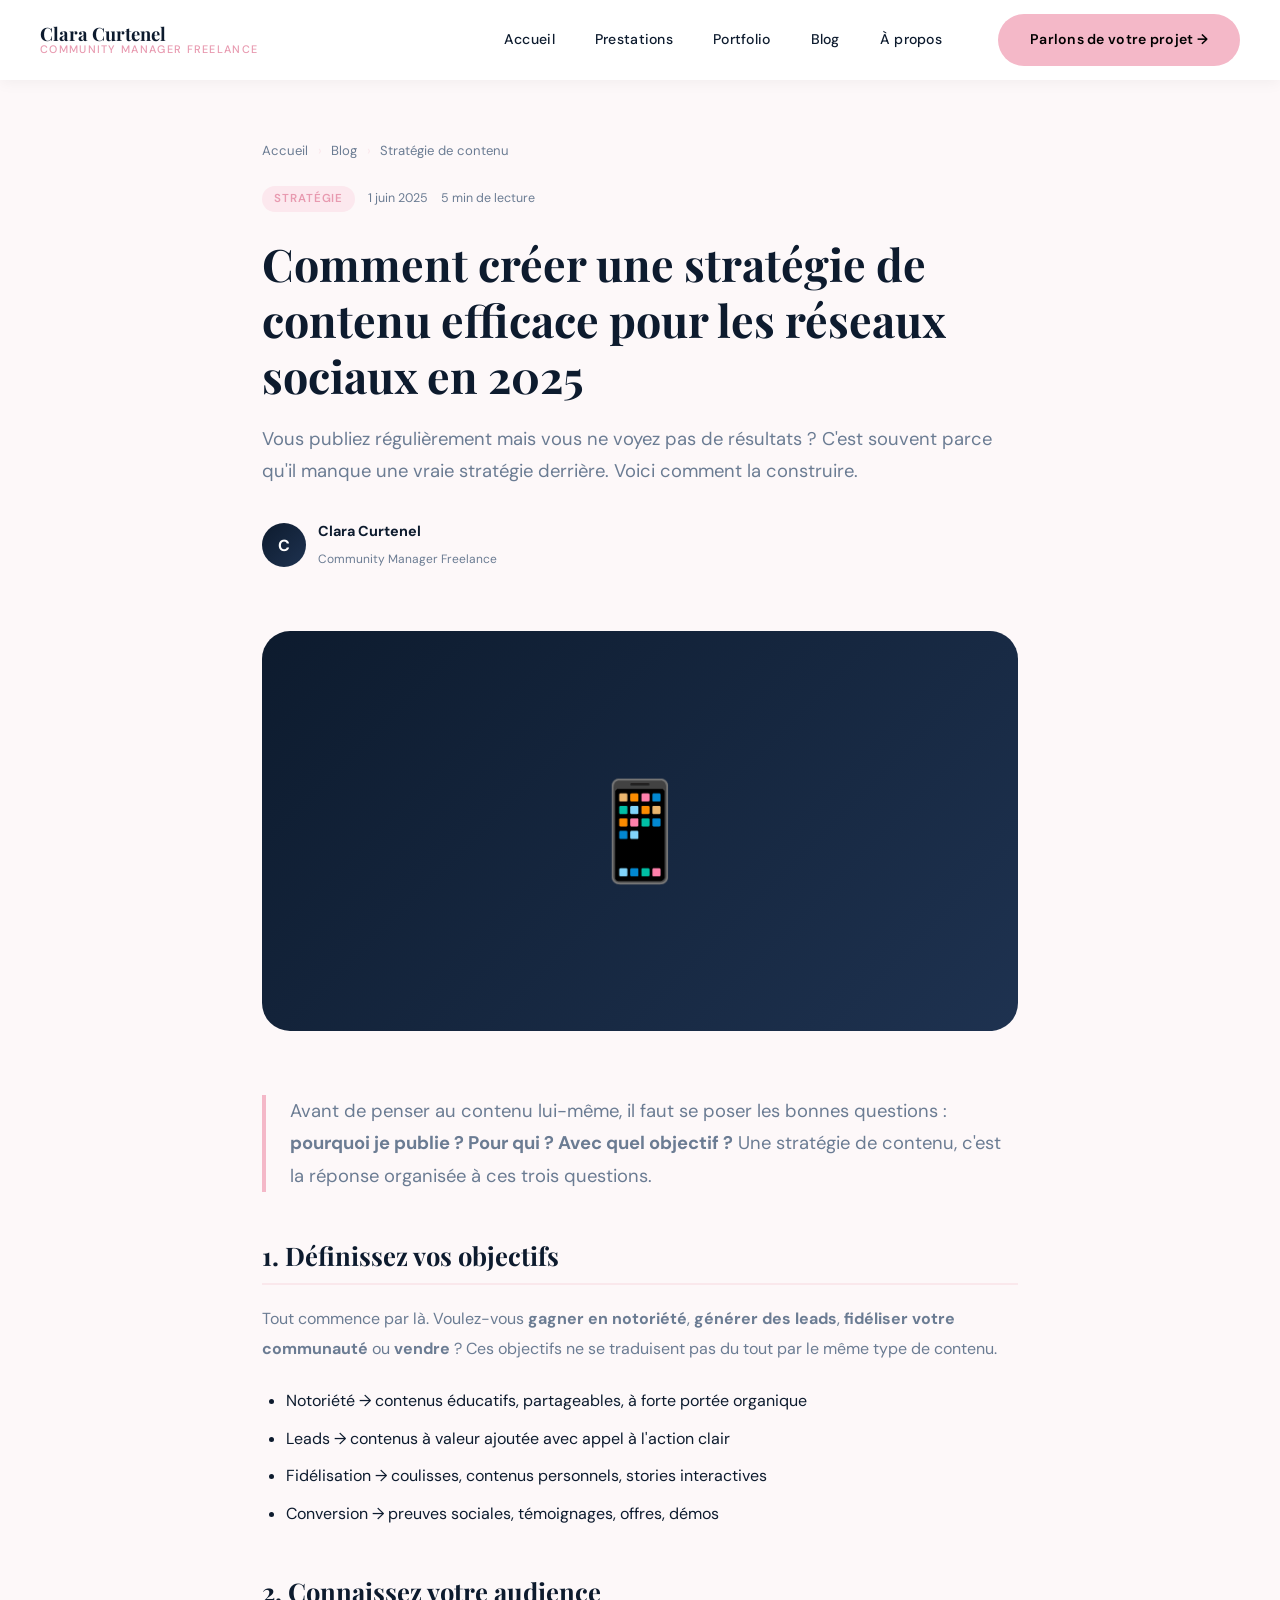
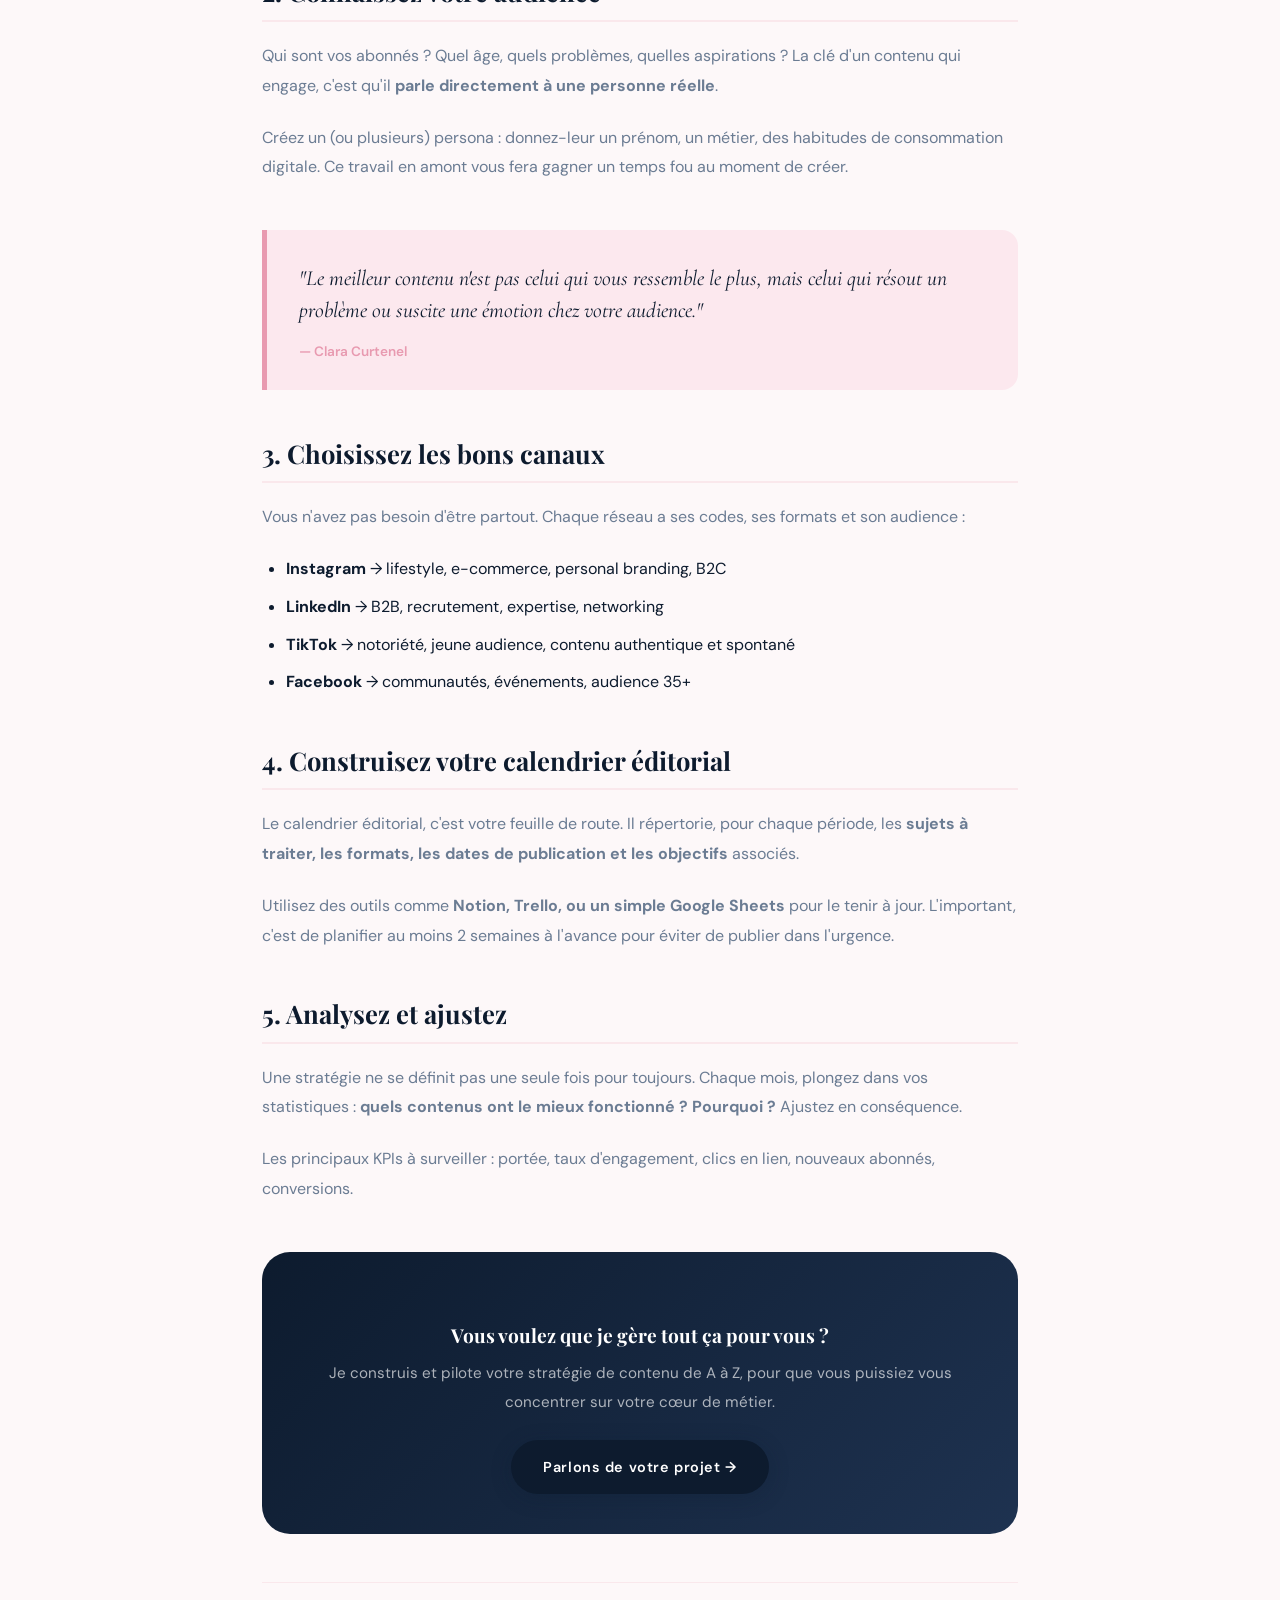
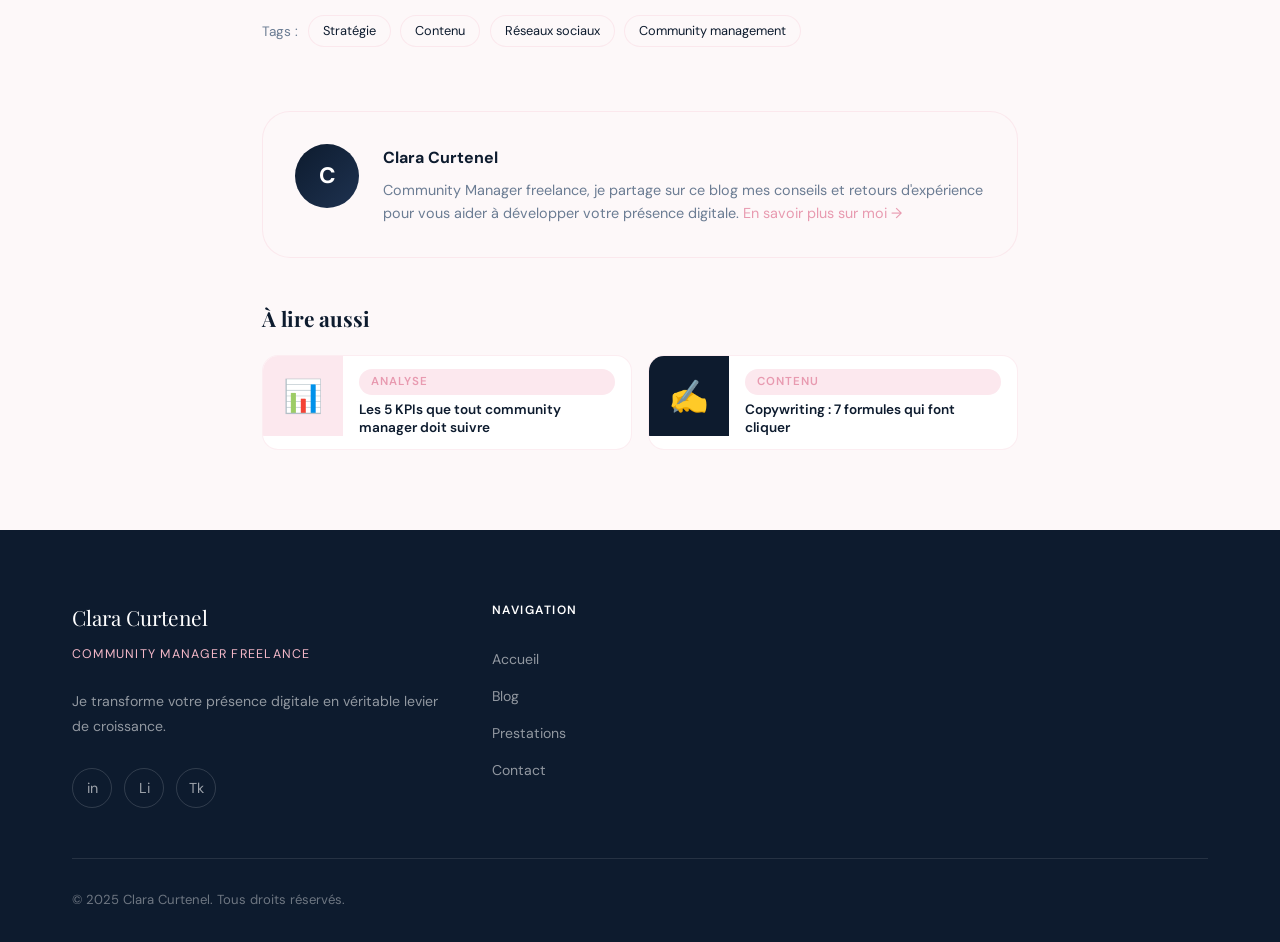
<file: blog-article.html>
<!DOCTYPE html>
<html lang="fr">
<head>
  <meta charset="UTF-8" />
  <meta name="viewport" content="width=device-width, initial-scale=1.0" />

  <!-- ══ À PERSONNALISER pour chaque article ══ -->
  <title>Comment créer une stratégie de contenu efficace pour les réseaux sociaux – Clara Curtenel</title>
  <meta name="description" content="Vous publiez sans stratégie ? Découvrez comment construire un plan de contenu efficace pour vos réseaux sociaux et générer de l'engagement en 2025." />
  <link rel="canonical" href="https://clara-curtenel.com/blog-article.html" />

  <!-- Open Graph -->
  <meta property="og:type" content="article" />
  <meta property="og:title" content="Comment créer une stratégie de contenu efficace pour les réseaux sociaux" />
  <meta property="og:description" content="Construisez un plan de contenu solide et générez de l'engagement sur vos réseaux sociaux." />
  <meta property="og:url" content="https://clara-curtenel.com/blog-article.html" />

  <!-- Schema.org Article -->
  <script type="application/ld+json">
  {
    "@context": "https://schema.org",
    "@type": "BlogPosting",
    "headline": "Comment créer une stratégie de contenu efficace pour les réseaux sociaux en 2025",
    "description": "Construisez un plan de contenu solide et générez de l'engagement sur vos réseaux sociaux.",
    "author": { "@type": "Person", "name": "Clara Curtenel", "url": "https://clara-curtenel.com" },
    "publisher": { "@type": "Person", "name": "Clara Curtenel" },
    "datePublished": "2025-06-01",
    "dateModified": "2025-06-01",
    "url": "https://clara-curtenel.com/blog-article.html",
    "mainEntityOfPage": "https://clara-curtenel.com/blog-article.html"
  }
  </script>

  <link rel="stylesheet" href="css/style.css" />
  <link rel="stylesheet" href="css/article.css" />
</head>
<body>

<style>
  /* Force le fond de la barre de navigation à être blanc tout le temps */
  .navbar {
    background-color: #ffffff !important;
    /* Petite ombre optionnelle pour bien détacher le menu du reste de la page */
    box-shadow: 0 2px 15px rgba(0, 0, 0, 0.05) !important; 
  }
  
  /* Empêche le chevauchement en espaçant le logo et les liens */
  .navbar-inner {
    display: flex !important;
    justify-content: space-between !important;
    align-items: center !important;
  }
  
  /* Cache le menu mobile sur les écrans d'ordinateur pour éviter les doublons */
  @media (min-width: 992px) {
    .nav-mobile {
      display: none !important;
    }
  }
</style>

<!-- ═══ NAVBAR ═══ -->
<nav class="navbar" aria-label="Navigation principale">
  <div class="navbar-inner">
    <a href="index.html" class="nav-logo">
      <span class="nav-logo-name">Clara Curtenel</span>
      <span class="nav-logo-title">Community Manager Freelance</span>
    </a>
    <div class="nav-links">
     <a href="index.html">Accueil</a>
<a href="prestations.html">Prestations</a>
<a href="portfolio.html">Portfolio</a>
      <a href="blog.html">Blog</a>
      <a href="a-propos.html">À propos</a>
      <!-- Ajout du style inline pour forcer le texte en noir -->
      <a href="contact.html" class="btn btn-pink nav-cta" style="color: #000000; font-weight: 600;">Parlons de votre projet →</a>
    </div>
    <button class="nav-burger" aria-label="Menu">
      <span></span><span></span><span></span>
    </button>
  </div>
</nav>

<!-- Mobile menu -->
<div class="nav-mobile" role="navigation">
  <a href="index.html">Accueil</a>
  <a href="prestations.html">Prestations</a>
  <a href="portfolio.html">Portfolio</a>
  <a href="blog.html">Blog</a>
  <a href="a-propos.html">À propos</a>
  <!-- Ajout du style inline pour forcer le texte en noir sur mobile aussi -->
  <a href="contact.html" class="btn btn-pink" style="text-align:center; color: #000000; font-weight: 600;">Parlons de votre projet →</a>
</div>

<!-- ═══ ARTICLE HEADER ═══ -->
<section class="article-hero">
  <div class="container-narrow">
    <nav class="breadcrumb" aria-label="Fil d'Ariane">
      <a href="index.html">Accueil</a>
      <span>›</span>
      <a href="blog.html">Blog</a>
      <span>›</span>
      <span>Stratégie de contenu</span>
    </nav>
    <div class="article-meta" style="margin-bottom: 1.5rem;">
      <span class="article-cat">Stratégie</span>
      <time datetime="2025-06-01">1 juin 2025</time>
      <span>5 min de lecture</span>
    </div>
    <h1 class="animate-up">Comment créer une stratégie de contenu efficace pour les réseaux sociaux en 2025</h1>
    <p class="article-intro animate-up delay-1">Vous publiez régulièrement mais vous ne voyez pas de résultats ? C'est souvent parce qu'il manque une vraie stratégie derrière. Voici comment la construire.</p>
    <div class="article-author animate-up delay-2">
      <div class="author-avatar">C</div>
      <div>
        <strong>Clara Curtenel</strong>
        <span>Community Manager Freelance</span>
      </div>
    </div>
  </div>
</section>

<!-- Image de couverture -->
<div class="article-cover container-narrow reveal">
  <div class="cover-placeholder">
    <span>📱</span>
    <!-- Remplacez par : <img src="images/blog/strategie-contenu.jpg" alt="Stratégie de contenu réseaux sociaux" /> -->
  </div>
</div>

<!-- ═══ CONTENU ARTICLE ═══ -->
<article class="article-content container-narrow" itemscope itemtype="https://schema.org/BlogPosting">
  <div class="article-body reveal" itemprop="articleBody">

    <p class="lead">Avant de penser au contenu lui-même, il faut se poser les bonnes questions : <strong>pourquoi je publie ? Pour qui ? Avec quel objectif ?</strong> Une stratégie de contenu, c'est la réponse organisée à ces trois questions.</p>

    <h2>1. Définissez vos objectifs</h2>
    <p>Tout commence par là. Voulez-vous <strong>gagner en notoriété</strong>, <strong>générer des leads</strong>, <strong>fidéliser votre communauté</strong> ou <strong>vendre</strong> ? Ces objectifs ne se traduisent pas du tout par le même type de contenu.</p>
    <ul>
      <li>Notoriété → contenus éducatifs, partageables, à forte portée organique</li>
      <li>Leads → contenus à valeur ajoutée avec appel à l'action clair</li>
      <li>Fidélisation → coulisses, contenus personnels, stories interactives</li>
      <li>Conversion → preuves sociales, témoignages, offres, démos</li>
    </ul>

    <h2>2. Connaissez votre audience</h2>
    <p>Qui sont vos abonnés ? Quel âge, quels problèmes, quelles aspirations ? La clé d'un contenu qui engage, c'est qu'il <strong>parle directement à une personne réelle</strong>.</p>
    <p>Créez un (ou plusieurs) persona : donnez-leur un prénom, un métier, des habitudes de consommation digitale. Ce travail en amont vous fera gagner un temps fou au moment de créer.</p>

    <blockquote>
      <p>"Le meilleur contenu n'est pas celui qui vous ressemble le plus, mais celui qui résout un problème ou suscite une émotion chez votre audience."</p>
      <cite>— Clara Curtenel</cite>
    </blockquote>

    <h2>3. Choisissez les bons canaux</h2>
    <p>Vous n'avez pas besoin d'être partout. Chaque réseau a ses codes, ses formats et son audience :</p>
    <ul>
      <li><strong>Instagram</strong> → lifestyle, e-commerce, personal branding, B2C</li>
      <li><strong>LinkedIn</strong> → B2B, recrutement, expertise, networking</li>
      <li><strong>TikTok</strong> → notoriété, jeune audience, contenu authentique et spontané</li>
      <li><strong>Facebook</strong> → communautés, événements, audience 35+</li>
    </ul>

    <h2>4. Construisez votre calendrier éditorial</h2>
    <p>Le calendrier éditorial, c'est votre feuille de route. Il répertorie, pour chaque période, les <strong>sujets à traiter, les formats, les dates de publication et les objectifs</strong> associés.</p>
    <p>Utilisez des outils comme <strong>Notion, Trello, ou un simple Google Sheets</strong> pour le tenir à jour. L'important, c'est de planifier au moins 2 semaines à l'avance pour éviter de publier dans l'urgence.</p>

    <h2>5. Analysez et ajustez</h2>
    <p>Une stratégie ne se définit pas une seule fois pour toujours. Chaque mois, plongez dans vos statistiques : <strong>quels contenus ont le mieux fonctionné ? Pourquoi ?</strong> Ajustez en conséquence.</p>
    <p>Les principaux KPIs à surveiller : portée, taux d'engagement, clics en lien, nouveaux abonnés, conversions.</p>

    <div class="article-cta-box">
      <h3>Vous voulez que je gère tout ça pour vous ?</h3>
      <p>Je construis et pilote votre stratégie de contenu de A à Z, pour que vous puissiez vous concentrer sur votre cœur de métier.</p>
      <a href="contact.html" class="btn btn-primary">Parlons de votre projet →</a>
    </div>

  </div>

  <!-- Tags -->
  <div class="article-tags reveal">
    <span>Tags :</span>
    <a href="#">Stratégie</a>
    <a href="#">Contenu</a>
    <a href="#">Réseaux sociaux</a>
    <a href="#">Community management</a>
  </div>

  <!-- Auteur -->
  <div class="article-author-box reveal">
    <div class="author-avatar-lg">C</div>
    <div>
      <strong>Clara Curtenel</strong>
      <p>Community Manager freelance, je partage sur ce blog mes conseils et retours d'expérience pour vous aider à développer votre présence digitale. <a href="a-propos.html">En savoir plus sur moi →</a></p>
    </div>
  </div>

  <!-- Articles suggérés -->
  <div class="related-articles reveal">
    <h3>À lire aussi</h3>
    <div class="related-grid">
      <a href="blog-article.html" class="related-card">
        <div class="related-img pink"><span>📊</span></div>
        <div class="related-info">
          <span class="article-cat">Analyse</span>
          <p>Les 5 KPIs que tout community manager doit suivre</p>
        </div>
      </a>
      <a href="blog-article.html" class="related-card">
        <div class="related-img navy"><span>✍️</span></div>
        <div class="related-info">
          <span class="article-cat">Contenu</span>
          <p>Copywriting : 7 formules qui font cliquer</p>
        </div>
      </a>
    </div>
  </div>
</article>

<footer class="footer">
  <div class="container">
    <div class="footer-grid">
      <div>
        <p class="footer-brand-name">Clara Curtenel</p>
        <p class="footer-brand-tagline">Community Manager Freelance</p>
        <p class="footer-desc">Je transforme votre présence digitale en véritable levier de croissance.</p>
        <div class="footer-socials">
          <a href="#" class="social-icon" aria-label="Instagram">in</a>
          <a href="#" class="social-icon" aria-label="LinkedIn">Li</a>
          <a href="#" class="social-icon" aria-label="TikTok">Tk</a>
        </div>
      </div>
      <div>
        <p class="footer-heading">Navigation</p>
        <ul class="footer-links">
          <li><a href="index.html">Accueil</a></li>
          <li><a href="blog.html">Blog</a></li>
          <li><a href="prestations.html">Prestations</a></li>
          <li><a href="contact.html">Contact</a></li>
        </ul>
      </div>
    </div>
    <div class="footer-bottom">
      <p>© 2025 Clara Curtenel. Tous droits réservés.</p>
    </div>
  </div>
</footer>

<button class="scroll-top" aria-label="Remonter">↑</button>
<script src="js/main.js"></script>
</body>
</html>
</file>
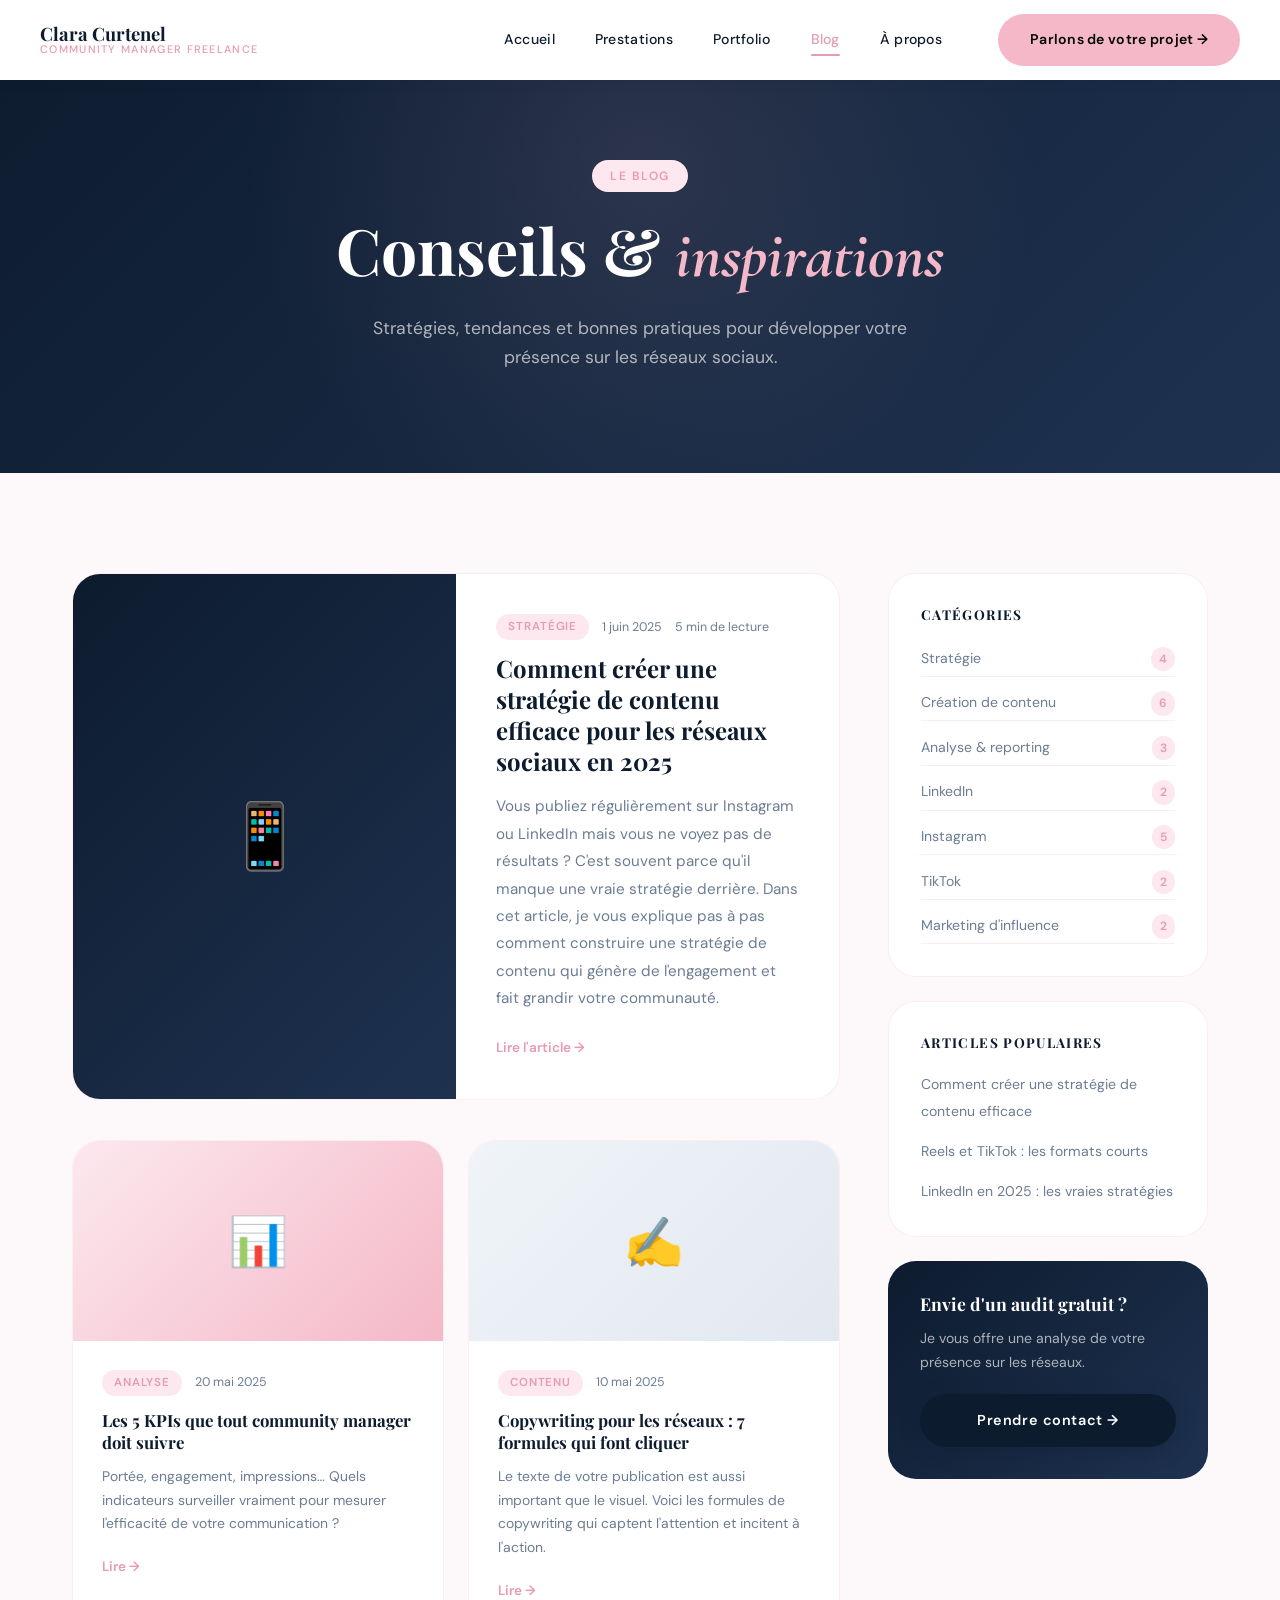
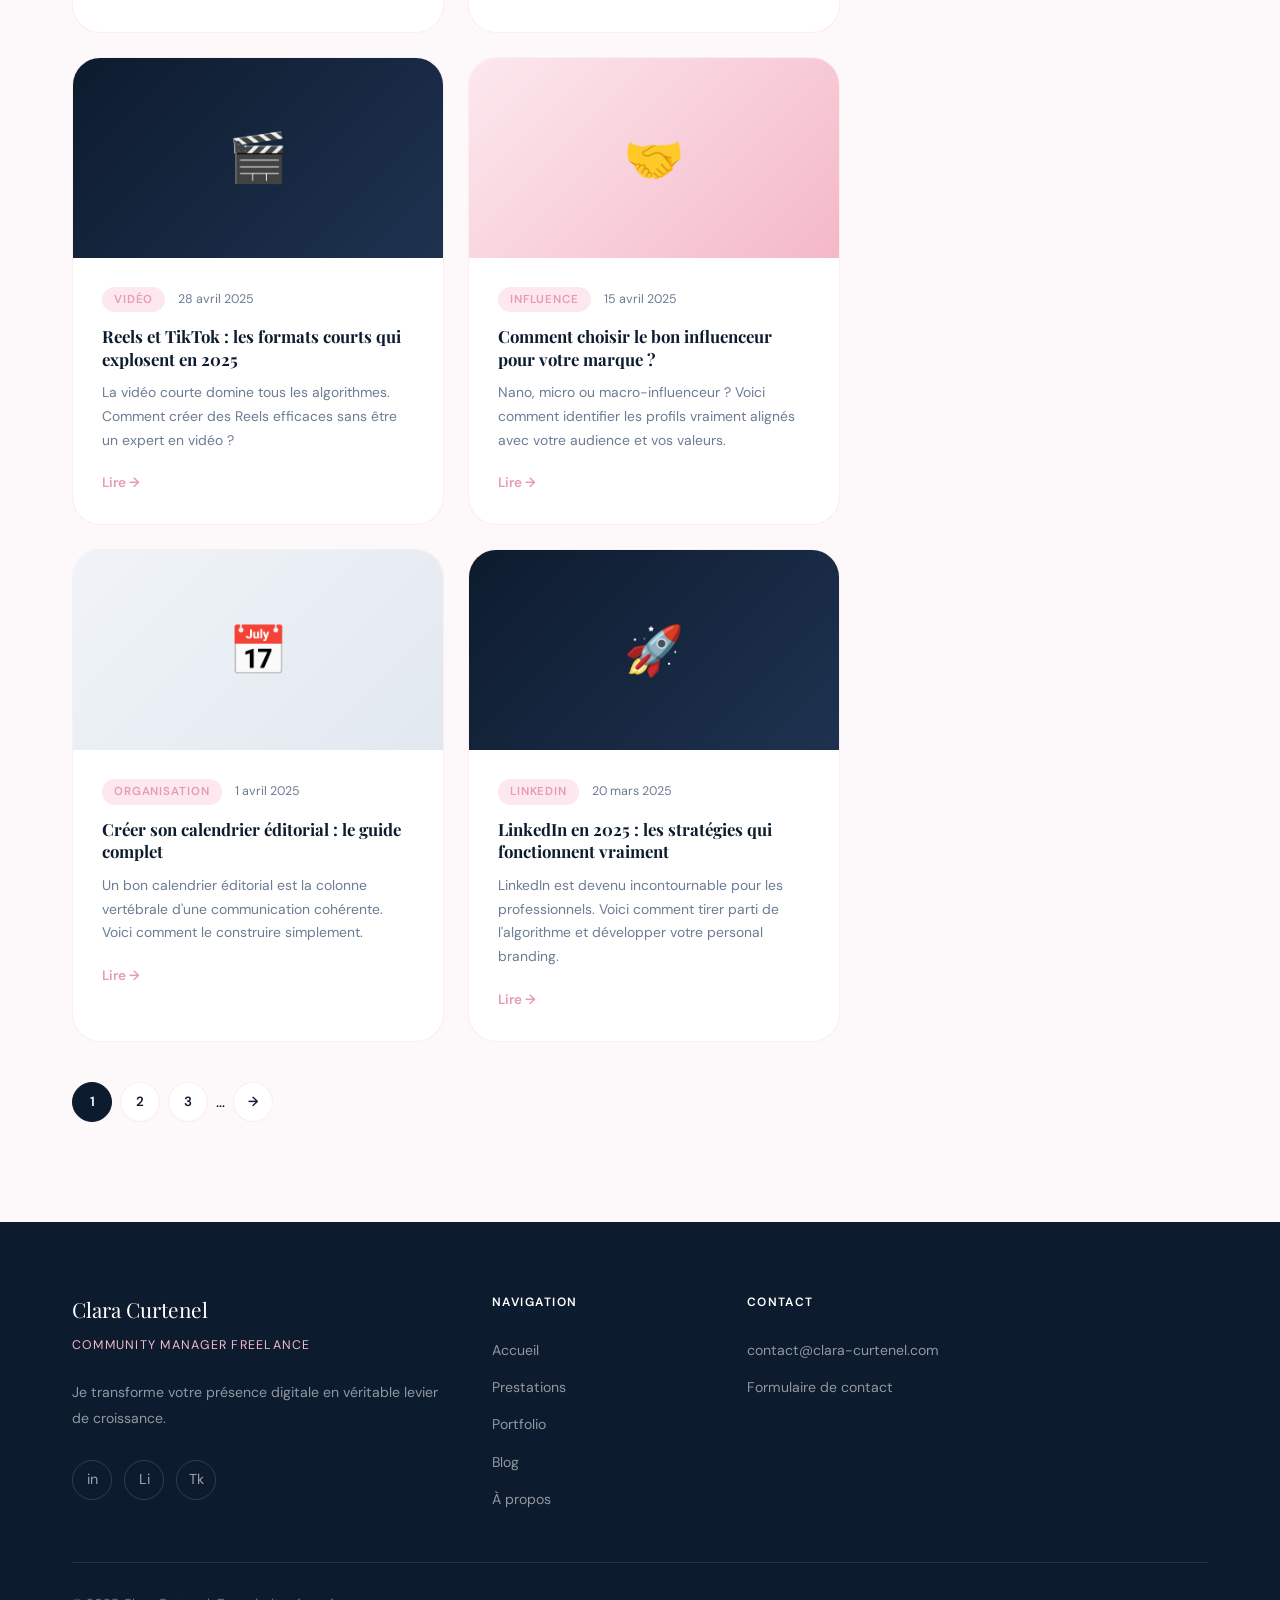
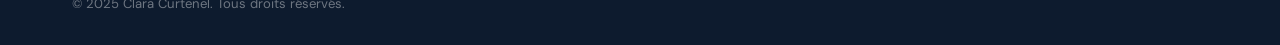
<file: blog.html>
<!DOCTYPE html>
<html lang="fr">
<head>
  <meta charset="UTF-8" />
  <meta name="viewport" content="width=device-width, initial-scale=1.0" />
  <title>Blog – Community Management & Réseaux Sociaux | Clara Curtenel</title>
  <meta name="description" content="Conseils, stratégies et inspirations pour développer votre présence sur les réseaux sociaux. Le blog community management de Clara Curtenel." />
  <link rel="canonical" href="https://clara-curtenel.com/blog.html" />

  <!-- Schema.org Blog -->
  <script type="application/ld+json">
  {
    "@context": "https://schema.org",
    "@type": "Blog",
    "name": "Blog Clara Curtenel",
    "url": "https://clara-curtenel.com/blog.html",
    "description": "Conseils et stratégies en community management",
    "author": { "@type": "Person", "name": "Clara Curtenel" }
  }
  </script>

  <link rel="stylesheet" href="css/style.css" />
  <link rel="stylesheet" href="css/blog.css" />
</head>
<body>

<style>
  /* Force le fond de la barre de navigation à être blanc tout le temps */
  .navbar {
    background-color: #ffffff !important;
    /* Petite ombre optionnelle pour bien détacher le menu du reste de la page */
    box-shadow: 0 2px 15px rgba(0, 0, 0, 0.05) !important; 
  }
  
  /* Empêche le chevauchement en espaçant le logo et les liens */
  .navbar-inner {
    display: flex !important;
    justify-content: space-between !important;
    align-items: center !important;
  }
  
  /* Cache le menu mobile sur les écrans d'ordinateur pour éviter les doublons */
  @media (min-width: 992px) {
    .nav-mobile {
      display: none !important;
    }
  }
</style>

<!-- ═══ NAVBAR ═══ -->
<nav class="navbar" aria-label="Navigation principale">
  <div class="navbar-inner">
    <a href="index.html" class="nav-logo">
      <span class="nav-logo-name">Clara Curtenel</span>
      <span class="nav-logo-title">Community Manager Freelance</span>
    </a>
    <div class="nav-links">
     <a href="index.html">Accueil</a>
<a href="prestations.html">Prestations</a>
<a href="portfolio.html">Portfolio</a>
      <a href="blog.html"class="active">Blog</a>
      <a href="a-propos.html">À propos</a>
      <!-- Ajout du style inline pour forcer le texte en noir -->
      <a href="contact.html" class="btn btn-pink nav-cta" style="color: #000000; font-weight: 600;">Parlons de votre projet →</a>
    </div>
    <button class="nav-burger" aria-label="Menu">
      <span></span><span></span><span></span>
    </button>
  </div>
</nav>

<!-- Mobile menu -->
<div class="nav-mobile" role="navigation">
  <a href="index.html">Accueil</a>
  <a href="prestations.html">Prestations</a>
  <a href="portfolio.html">Portfolio</a>
  <a href="blog.html">Blog</a>
  <a href="a-propos.html">À propos</a>
  <!-- Ajout du style inline pour forcer le texte en noir sur mobile aussi -->
  <a href="contact.html" class="btn btn-pink" style="text-align:center; color: #000000; font-weight: 600;">Parlons de votre projet →</a>
</div>

<!-- ═══ HERO ═══ -->
<section class="page-hero">
  <div class="container">
    <span class="badge animate-up delay-1">Le blog</span>
    <h1 class="animate-up delay-2">Conseils & <span class="italic" style="color:var(--pink)">inspirations</span></h1>
    <p class="animate-up delay-3">Stratégies, tendances et bonnes pratiques pour développer votre présence sur les réseaux sociaux.</p>
  </div>
</section>

<!-- ═══ ARTICLES ═══ -->
<section class="section-pad blog-main">
  <div class="container">
    <div class="blog-layout">
      <div class="blog-articles">

        <!-- Article 1 (en avant) -->
        <article class="article-featured reveal" itemscope itemtype="https://schema.org/BlogPosting">
          <div class="article-featured-inner">
            <div class="article-featured-img">
              <div class="article-img-placeholder navy">
                <span>📱</span>
              </div>
            </div>
            <div class="article-featured-text">
              <div class="article-meta">
                <span class="article-cat">Stratégie</span>
                <time datetime="2025-06-01" itemprop="datePublished">1 juin 2025</time>
                <span>5 min de lecture</span>
              </div>
              <h2 itemprop="headline"><a href="blog-article.html">Comment créer une stratégie de contenu efficace pour les réseaux sociaux en 2025</a></h2>
              <p itemprop="description">Vous publiez régulièrement sur Instagram ou LinkedIn mais vous ne voyez pas de résultats ? C'est souvent parce qu'il manque une vraie stratégie derrière. Dans cet article, je vous explique pas à pas comment construire une stratégie de contenu qui génère de l'engagement et fait grandir votre communauté.</p>
              <a href="blog-article.html" class="article-link">Lire l'article →</a>
            </div>
          </div>
        </article>

        <!-- Grille articles -->
        <div class="articles-grid">

          <article class="article-card reveal" itemscope itemtype="https://schema.org/BlogPosting">
            <div class="article-img-placeholder pink">
              <span>📊</span>
            </div>
            <div class="article-body">
              <div class="article-meta">
                <span class="article-cat">Analyse</span>
                <time datetime="2025-05-20">20 mai 2025</time>
              </div>
              <h3 itemprop="headline"><a href="blog-article.html">Les 5 KPIs que tout community manager doit suivre</a></h3>
              <p itemprop="description">Portée, engagement, impressions… Quels indicateurs surveiller vraiment pour mesurer l'efficacité de votre communication ?</p>
              <a href="blog-article.html" class="article-link">Lire →</a>
            </div>
          </article>

          <article class="article-card reveal delay-1" itemscope itemtype="https://schema.org/BlogPosting">
            <div class="article-img-placeholder soft">
              <span>✍️</span>
            </div>
            <div class="article-body">
              <div class="article-meta">
                <span class="article-cat">Contenu</span>
                <time datetime="2025-05-10">10 mai 2025</time>
              </div>
              <h3 itemprop="headline"><a href="blog-article.html">Copywriting pour les réseaux : 7 formules qui font cliquer</a></h3>
              <p itemprop="description">Le texte de votre publication est aussi important que le visuel. Voici les formules de copywriting qui captent l'attention et incitent à l'action.</p>
              <a href="blog-article.html" class="article-link">Lire →</a>
            </div>
          </article>

          <article class="article-card reveal" itemscope itemtype="https://schema.org/BlogPosting">
            <div class="article-img-placeholder navy">
              <span>🎬</span>
            </div>
            <div class="article-body">
              <div class="article-meta">
                <span class="article-cat">Vidéo</span>
                <time datetime="2025-04-28">28 avril 2025</time>
              </div>
              <h3 itemprop="headline"><a href="blog-article.html">Reels et TikTok : les formats courts qui explosent en 2025</a></h3>
              <p itemprop="description">La vidéo courte domine tous les algorithmes. Comment créer des Reels efficaces sans être un expert en vidéo ?</p>
              <a href="blog-article.html" class="article-link">Lire →</a>
            </div>
          </article>

          <article class="article-card reveal delay-1" itemscope itemtype="https://schema.org/BlogPosting">
            <div class="article-img-placeholder pink">
              <span>🤝</span>
            </div>
            <div class="article-body">
              <div class="article-meta">
                <span class="article-cat">Influence</span>
                <time datetime="2025-04-15">15 avril 2025</time>
              </div>
              <h3 itemprop="headline"><a href="blog-article.html">Comment choisir le bon influenceur pour votre marque ?</a></h3>
              <p itemprop="description">Nano, micro ou macro-influenceur ? Voici comment identifier les profils vraiment alignés avec votre audience et vos valeurs.</p>
              <a href="blog-article.html" class="article-link">Lire →</a>
            </div>
          </article>

          <article class="article-card reveal" itemscope itemtype="https://schema.org/BlogPosting">
            <div class="article-img-placeholder soft">
              <span>📅</span>
            </div>
            <div class="article-body">
              <div class="article-meta">
                <span class="article-cat">Organisation</span>
                <time datetime="2025-04-01">1 avril 2025</time>
              </div>
              <h3 itemprop="headline"><a href="blog-article.html">Créer son calendrier éditorial : le guide complet</a></h3>
              <p itemprop="description">Un bon calendrier éditorial est la colonne vertébrale d'une communication cohérente. Voici comment le construire simplement.</p>
              <a href="blog-article.html" class="article-link">Lire →</a>
            </div>
          </article>

          <article class="article-card reveal delay-1" itemscope itemtype="https://schema.org/BlogPosting">
            <div class="article-img-placeholder navy">
              <span>🚀</span>
            </div>
            <div class="article-body">
              <div class="article-meta">
                <span class="article-cat">LinkedIn</span>
                <time datetime="2025-03-20">20 mars 2025</time>
              </div>
              <h3 itemprop="headline"><a href="blog-article.html">LinkedIn en 2025 : les stratégies qui fonctionnent vraiment</a></h3>
              <p itemprop="description">LinkedIn est devenu incontournable pour les professionnels. Voici comment tirer parti de l'algorithme et développer votre personal branding.</p>
              <a href="blog-article.html" class="article-link">Lire →</a>
            </div>
          </article>

        </div>

        <!-- Pagination -->
        <div class="pagination reveal">
          <button class="page-btn active">1</button>
          <button class="page-btn">2</button>
          <button class="page-btn">3</button>
          <span>…</span>
          <button class="page-btn">→</button>
        </div>
      </div>

      <!-- Sidebar -->
      <aside class="blog-sidebar">
        <div class="sidebar-widget reveal">
          <h3 class="widget-title">Catégories</h3>
          <ul class="category-list">
            <li><a href="#">Stratégie <span>4</span></a></li>
            <li><a href="#">Création de contenu <span>6</span></a></li>
            <li><a href="#">Analyse & reporting <span>3</span></a></li>
            <li><a href="#">LinkedIn <span>2</span></a></li>
            <li><a href="#">Instagram <span>5</span></a></li>
            <li><a href="#">TikTok <span>2</span></a></li>
            <li><a href="#">Marketing d'influence <span>2</span></a></li>
          </ul>
        </div>

        <div class="sidebar-widget reveal">
          <h3 class="widget-title">Articles populaires</h3>
          <ul class="popular-list">
            <li><a href="blog-article.html">Comment créer une stratégie de contenu efficace</a></li>
            <li><a href="blog-article.html">Reels et TikTok : les formats courts</a></li>
            <li><a href="blog-article.html">LinkedIn en 2025 : les vraies stratégies</a></li>
          </ul>
        </div>

        <div class="sidebar-cta reveal">
          <h3>Envie d'un audit gratuit ?</h3>
          <p>Je vous offre une analyse de votre présence sur les réseaux.</p>
          <a href="contact.html" class="btn btn-primary" style="width:100%;justify-content:center;margin-top:1.2rem">Prendre contact →</a>
        </div>
      </aside>
    </div>
  </div>
</section>

<footer class="footer">
  <div class="container">
    <div class="footer-grid">
      <div>
        <p class="footer-brand-name">Clara Curtenel</p>
        <p class="footer-brand-tagline">Community Manager Freelance</p>
        <p class="footer-desc">Je transforme votre présence digitale en véritable levier de croissance.</p>
        <div class="footer-socials">
          <a href="#" class="social-icon" aria-label="Instagram">in</a>
          <a href="#" class="social-icon" aria-label="LinkedIn">Li</a>
          <a href="#" class="social-icon" aria-label="TikTok">Tk</a>
        </div>
      </div>
      <div>
        <p class="footer-heading">Navigation</p>
        <ul class="footer-links">
          <li><a href="index.html">Accueil</a></li>
          <li><a href="prestations.html">Prestations</a></li>
          <li><a href="portfolio.html">Portfolio</a></li>
          <li><a href="blog.html">Blog</a></li>
          <li><a href="a-propos.html">À propos</a></li>
        </ul>
      </div>
      <div>
        <p class="footer-heading">Contact</p>
        <ul class="footer-links">
          <li><a href="mailto:contact@clara-curtenel.com">contact@clara-curtenel.com</a></li>
          <li><a href="contact.html">Formulaire de contact</a></li>
        </ul>
      </div>
    </div>
    <div class="footer-bottom">
      <p>© 2025 Clara Curtenel. Tous droits réservés.</p>
    </div>
  </div>
</footer>

<button class="scroll-top" aria-label="Remonter">↑</button>
<script src="js/main.js"></script>
</body>
</html>
</file>
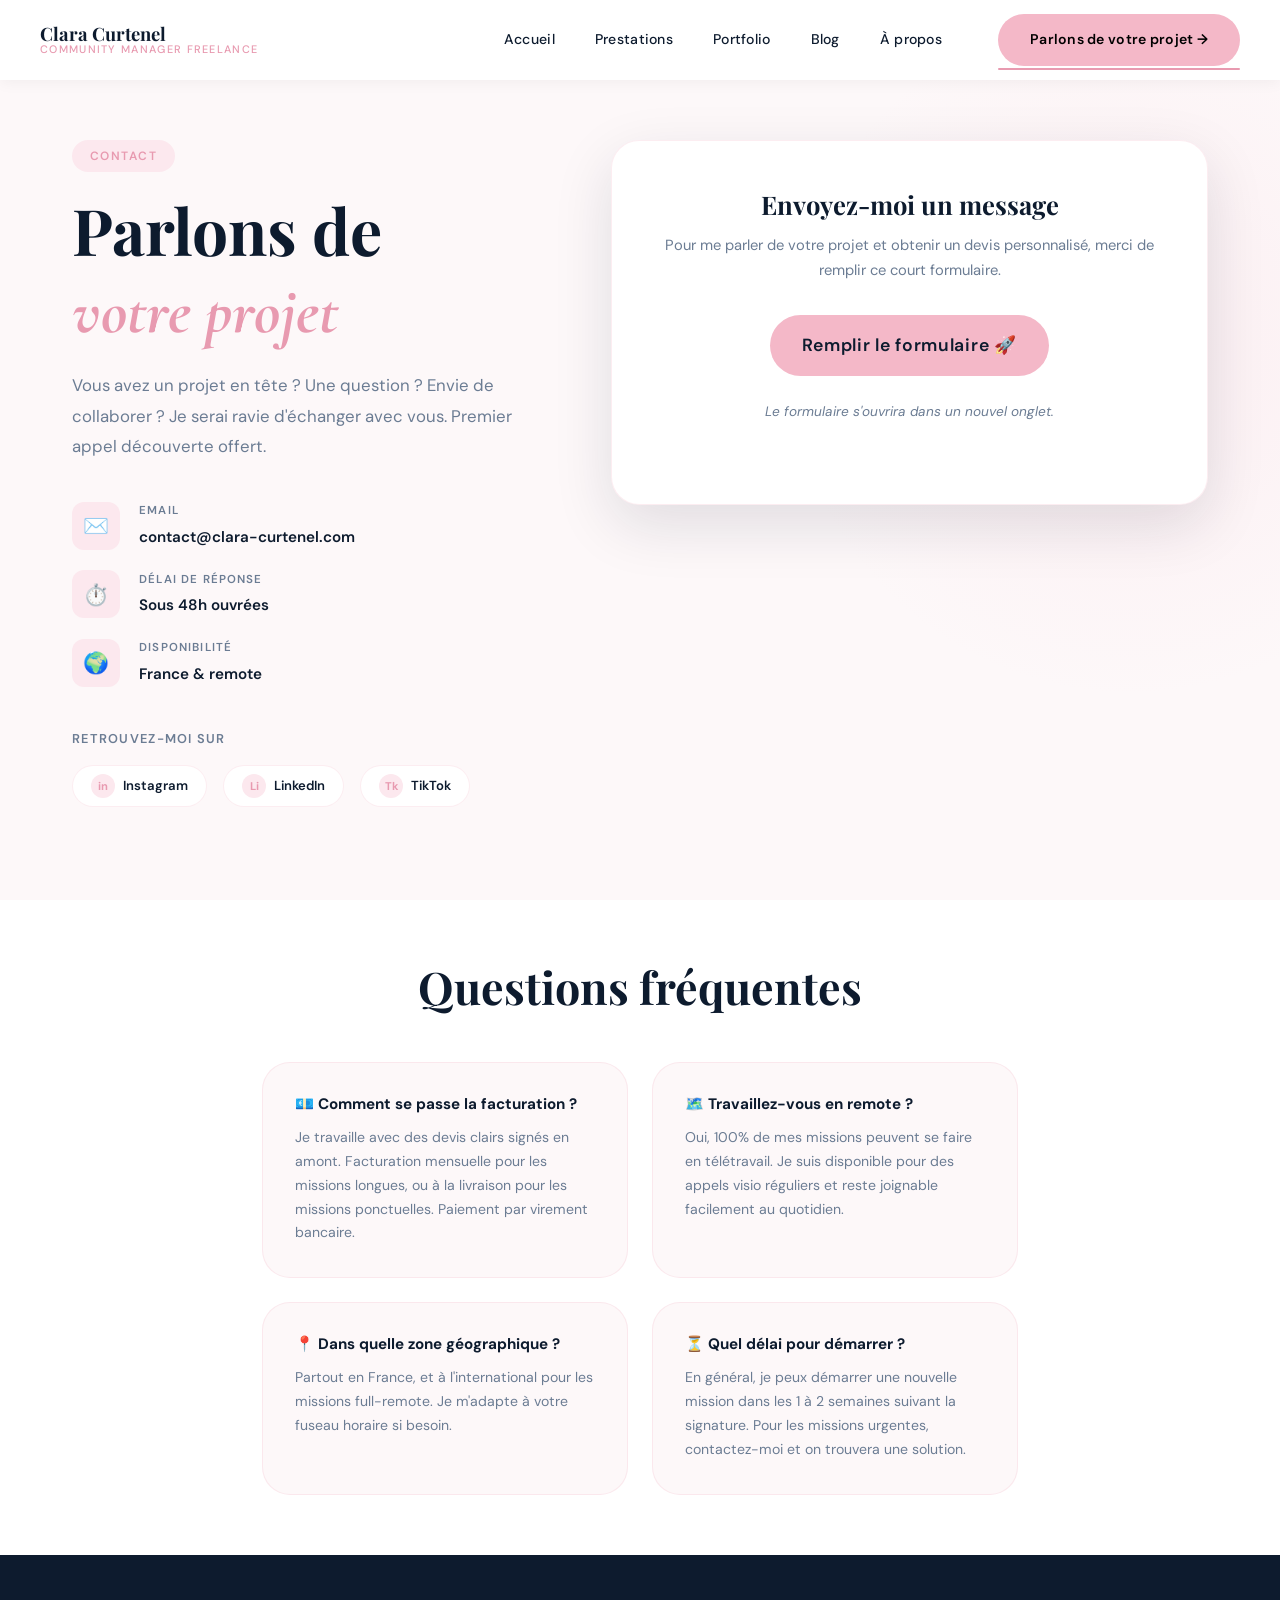
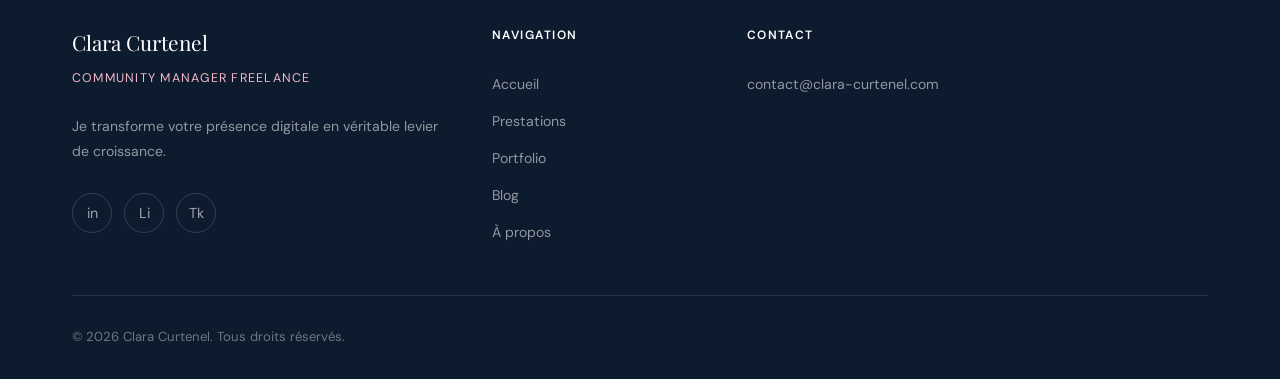
<file: contact.html>
<!DOCTYPE html>
<html lang="fr">
<head>
  <meta charset="UTF-8" />
  <meta name="viewport" content="width=device-width, initial-scale=1.0" />
  <title>Contact – Clara Curtenel, Community Manager Freelance</title>
  <meta name="description" content="Contactez Clara Curtenel pour discuter de votre projet. Community manager freelance disponible pour un premier échange gratuit. Devis personnalisé sous 48h." />
  <link rel="canonical" href="https://clara-curtenel.com/contact.html" />
  <link rel="stylesheet" href="css/style.css" />
  <link rel="stylesheet" href="css/contact.css" />
</head>
<body>

<style>
  /* Force le fond de la barre de navigation à être blanc tout le temps */
  .navbar {
    background-color: #ffffff !important;
    /* Petite ombre optionnelle pour bien détacher le menu du reste de la page */
    box-shadow: 0 2px 15px rgba(0, 0, 0, 0.05) !important; 
  }
  
  /* Empêche le chevauchement en espaçant le logo et les liens */
  .navbar-inner {
    display: flex !important;
    justify-content: space-between !important;
    align-items: center !important;
  }
  
  /* Cache le menu mobile sur les écrans d'ordinateur pour éviter les doublons */
  @media (min-width: 992px) {
    .nav-mobile {
      display: none !important;
    }
  }
</style>

<!-- ═══ NAVBAR ═══ -->
<nav class="navbar" aria-label="Navigation principale">
  <div class="navbar-inner">
    <a href="index.html" class="nav-logo">
      <span class="nav-logo-name">Clara Curtenel</span>
      <span class="nav-logo-title">Community Manager Freelance</span>
    </a>
    <div class="nav-links">
     <a href="index.html">Accueil</a>
<a href="prestations.html">Prestations</a>
<a href="portfolio.html">Portfolio</a>
      <a href="blog.html">Blog</a>
      <a href="a-propos.html">À propos</a>
      <!-- Ajout du style inline pour forcer le texte en noir -->
      <a href="contact.html" class="btn btn-pink nav-cta" style="color: #000000; font-weight: 600;">Parlons de votre projet →</a>
    </div>
    <button class="nav-burger" aria-label="Menu">
      <span></span><span></span><span></span>
    </button>
  </div>
</nav>

<!-- Mobile menu -->
<div class="nav-mobile" role="navigation">
  <a href="index.html">Accueil</a>
  <a href="prestations.html">Prestations</a>
  <a href="portfolio.html">Portfolio</a>
  <a href="blog.html">Blog</a>
  <a href="a-propos.html">À propos</a>
  <!-- Ajout du style inline pour forcer le texte en noir sur mobile aussi -->
  <a href="contact.html" class="btn btn-pink" style="text-align:center; color: #000000; font-weight: 600;">Parlons de votre projet →</a>
</div>

<section class="contact-hero">
  <div class="container">
    <div class="contact-hero-inner">
      <div>
        <span class="badge animate-up delay-1">Contact</span>
        <h1 class="animate-up delay-2">
          Parlons de<br />
          <span class="italic text-pink">votre projet</span>
        </h1>
        <p class="animate-up delay-3">Vous avez un projet en tête ? Une question ? Envie de collaborer ? Je serai ravie d'échanger avec vous. Premier appel découverte offert.</p>
        <div class="contact-info animate-up delay-4">
          <div class="contact-info-item">
            <div class="ci-icon">✉️</div>
            <div>
              <span class="ci-label">Email</span>
              <a href="mailto:contact@clara-curtenel.com" class="ci-value">contact@clara-curtenel.com</a>
            </div>
          </div>
          <div class="contact-info-item">
            <div class="ci-icon">⏱️</div>
            <div>
              <span class="ci-label">Délai de réponse</span>
              <span class="ci-value">Sous 48h ouvrées</span>
            </div>
          </div>
          <div class="contact-info-item">
            <div class="ci-icon">🌍</div>
            <div>
              <span class="ci-label">Disponibilité</span>
              <span class="ci-value">France & remote</span>
            </div>
          </div>
        </div>
        <div class="contact-socials animate-up delay-5">
          <p style="font-size:0.8rem; font-weight:600; letter-spacing:0.1em; text-transform:uppercase; color:var(--text-muted); margin-bottom:1rem;">Retrouvez-moi sur</p>
          <div style="display:flex; gap:1rem;">
            <a href="#" class="social-pill">
              <span>in</span> Instagram
            </a>
            <a href="#" class="social-pill">
              <span>Li</span> LinkedIn
            </a>
            <a href="#" class="social-pill">
              <span>Tk</span> TikTok
            </a>
          </div>
        </div>
      </div>
      
      <div class="contact-form-wrapper animate-up delay-3">
        <div class="form-card" style="text-align: center; padding: 3rem 2rem;">
          <h2>Envoyez-moi un message</h2>
          <p style="margin-bottom: 2rem;">Pour me parler de votre projet et obtenir un devis personnalisé, merci de remplir ce court formulaire.</p>

          <a href="https://forms.gle/qqcCWcBKkFvwsWsz7" target="_blank" rel="noopener noreferrer" class="btn btn-pink" style="display: inline-block; font-size: 1.1rem; padding: 1rem 2rem;">
            Remplir le formulaire 🚀
          </a>
          
          <p style="margin-top: 1.5rem; font-size: 0.85rem; color: var(--text-muted);">
            <em>Le formulaire s'ouvrira dans un nouvel onglet.</em>
          </p>
        </div>
      </div>

    </div>
  </div>
</section>

<section class="section-pad-sm contact-faq">
  <div class="container-narrow">
    <h2 class="reveal" style="text-align:center; margin-bottom:3rem;">Questions fréquentes</h2>
    <div class="faq-mini reveal">
      <div class="faq-mini-item">
        <h3>💶 Comment se passe la facturation ?</h3>
        <p>Je travaille avec des devis clairs signés en amont. Facturation mensuelle pour les missions longues, ou à la livraison pour les missions ponctuelles. Paiement par virement bancaire.</p>
      </div>
      <div class="faq-mini-item">
        <h3>🗺️ Travaillez-vous en remote ?</h3>
        <p>Oui, 100% de mes missions peuvent se faire en télétravail. Je suis disponible pour des appels visio réguliers et reste joignable facilement au quotidien.</p>
      </div>
      <div class="faq-mini-item">
        <h3>📍 Dans quelle zone géographique ?</h3>
        <p>Partout en France, et à l'international pour les missions full-remote. Je m'adapte à votre fuseau horaire si besoin.</p>
      </div>
      <div class="faq-mini-item">
        <h3>⏳ Quel délai pour démarrer ?</h3>
        <p>En général, je peux démarrer une nouvelle mission dans les 1 à 2 semaines suivant la signature. Pour les missions urgentes, contactez-moi et on trouvera une solution.</p>
      </div>
    </div>
  </div>
</section>

<footer class="footer">
  <div class="container">
    <div class="footer-grid">
      <div>
        <p class="footer-brand-name">Clara Curtenel</p>
        <p class="footer-brand-tagline">Community Manager Freelance</p>
        <p class="footer-desc">Je transforme votre présence digitale en véritable levier de croissance.</p>
        <div class="footer-socials">
          <a href="#" class="social-icon" aria-label="Instagram">in</a>
          <a href="#" class="social-icon" aria-label="LinkedIn">Li</a>
          <a href="#" class="social-icon" aria-label="TikTok">Tk</a>
        </div>
      </div>
      <div>
        <p class="footer-heading">Navigation</p>
        <ul class="footer-links">
          <li><a href="index.html">Accueil</a></li>
          <li><a href="prestations.html">Prestations</a></li>
          <li><a href="portfolio.html">Portfolio</a></li>
          <li><a href="blog.html">Blog</a></li>
          <li><a href="a-propos.html">À propos</a></li>
        </ul>
      </div>
      <div>
        <p class="footer-heading">Contact</p>
        <ul class="footer-links">
          <li><a href="mailto:contact@clara-curtenel.com">contact@clara-curtenel.com</a></li>
        </ul>
      </div>
    </div>
    <div class="footer-bottom">
      <p>© 2026 Clara Curtenel. Tous droits réservés.</p>
    </div>
  </div>
</footer>

<button class="scroll-top" aria-label="Remonter">↑</button>
<script src="js/main.js"></script>
</body>
</html>
</file>
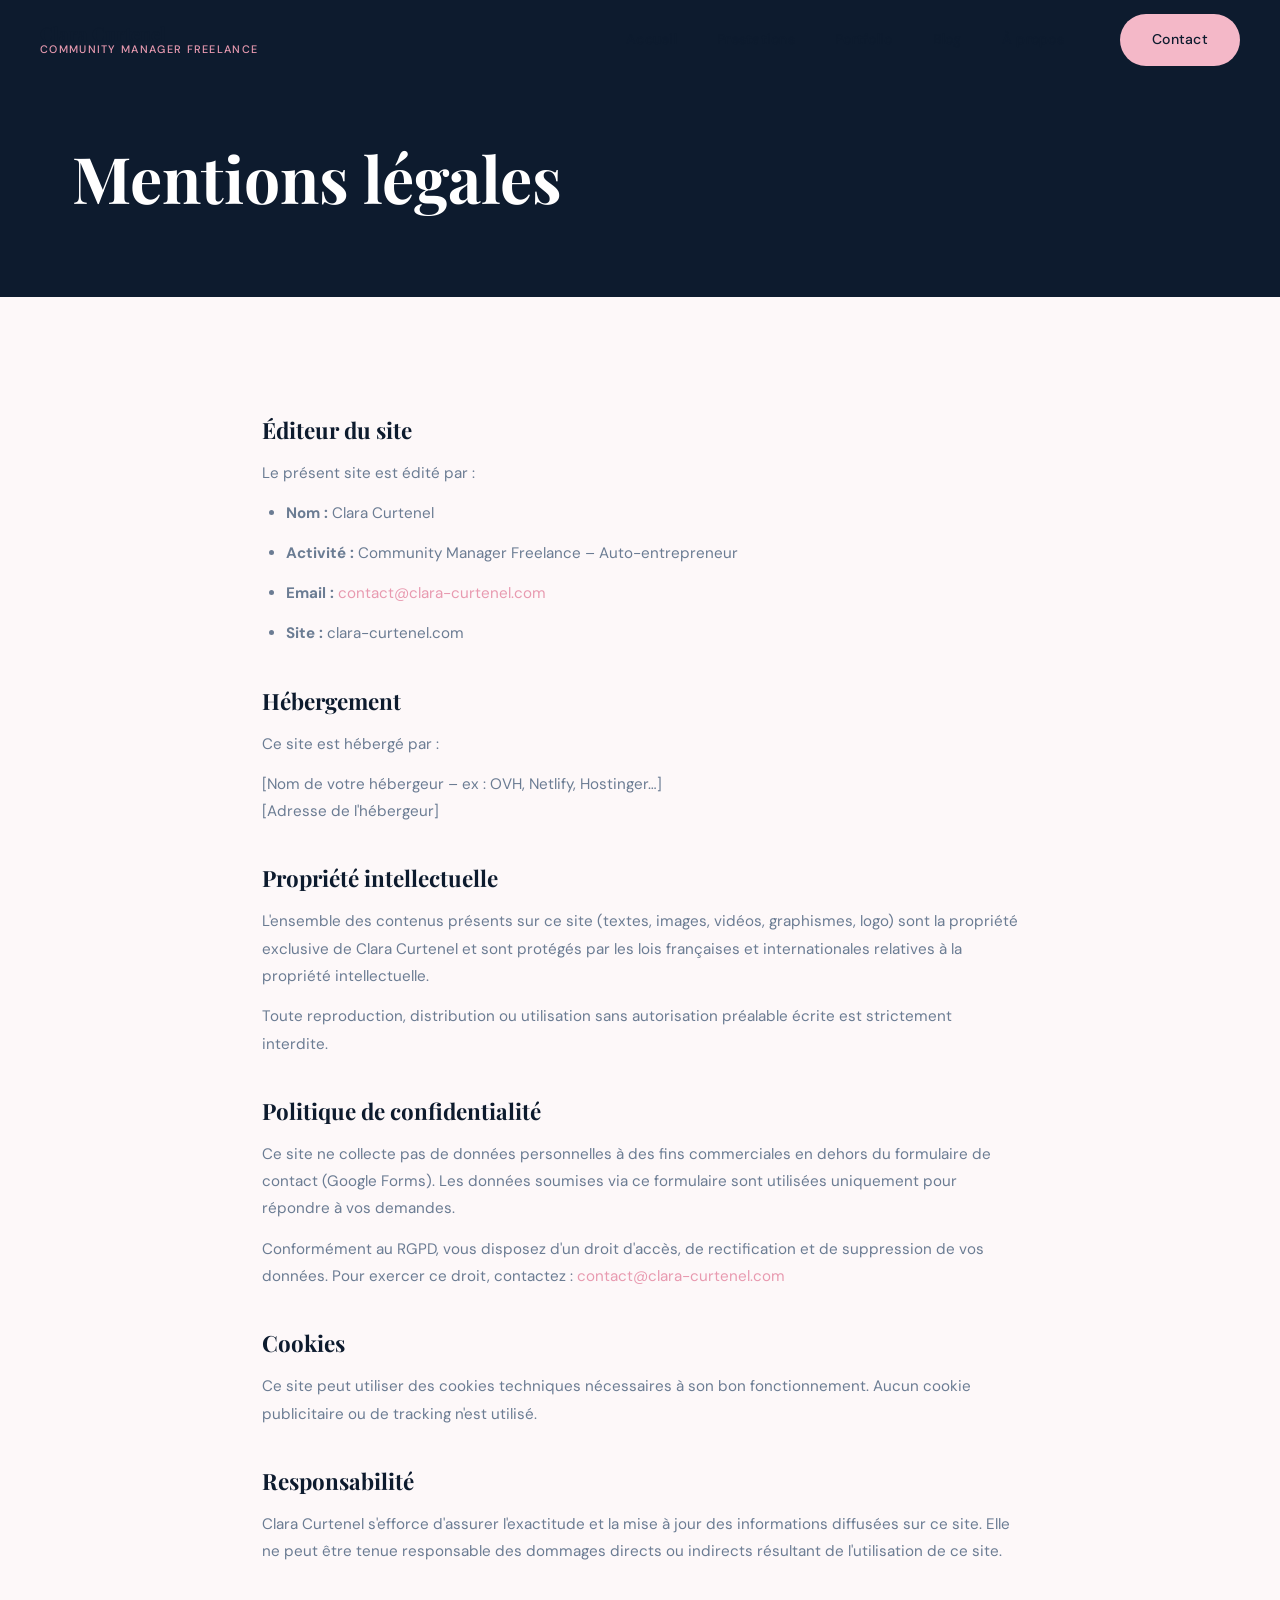
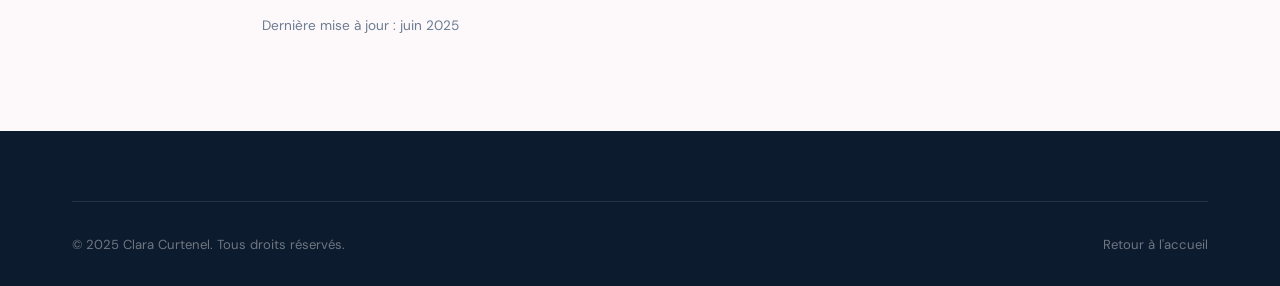
<file: mentions-legales.html>
<!DOCTYPE html>
<html lang="fr">
<head>
  <meta charset="UTF-8" />
  <meta name="viewport" content="width=device-width, initial-scale=1.0" />
  <title>Mentions légales – Clara Curtenel</title>
  <meta name="robots" content="noindex, follow" />
  <link rel="stylesheet" href="css/style.css" />
  <style>
    .legal-hero { background: var(--navy); padding: 140px 0 80px; }
    .legal-hero h1 { color: var(--white); }
    .legal-content { padding: 80px 0; background: var(--off-white); }
    .legal-content h2 { font-size: 1.4rem; color: var(--navy); margin: 2.5rem 0 1rem; }
    .legal-content p, .legal-content li { font-size: 0.95rem; line-height: 1.8; color: var(--text-muted); margin-bottom: 0.8rem; }
    .legal-content ul { padding-left: 1.5rem; }
    .legal-content ul li { list-style: disc; }
    .legal-content a { color: var(--pink-mid); }
  </style>
</head>
<body>

<nav class="navbar scrolled">
  <div class="navbar-inner">
    <a href="index.html" class="nav-logo">
      <span class="nav-logo-name">Clara Curtenel</span>
      <span class="nav-logo-title">Community Manager Freelance</span>
    </a>
    <div class="nav-links">
      <a href="index.html">Accueil</a>
      <a href="prestations.html">Prestations</a>
      <a href="portfolio.html">Portfolio</a>
      <a href="blog.html">Blog</a>
      <a href="a-propos.html">À propos</a>
      <a href="contact.html" class="btn btn-pink nav-cta">Contact</a>
    </div>
  </div>
</nav>

<section class="legal-hero">
  <div class="container">
    <h1>Mentions légales</h1>
  </div>
</section>

<section class="legal-content">
  <div class="container-narrow">

    <h2>Éditeur du site</h2>
    <p>Le présent site est édité par :</p>
    <ul>
      <li><strong>Nom :</strong> Clara Curtenel</li>
      <li><strong>Activité :</strong> Community Manager Freelance – Auto-entrepreneur</li>
      <li><strong>Email :</strong> <a href="mailto:contact@clara-curtenel.com">contact@clara-curtenel.com</a></li>
      <li><strong>Site :</strong> clara-curtenel.com</li>
    </ul>

    <h2>Hébergement</h2>
    <p>Ce site est hébergé par :</p>
    <p>[Nom de votre hébergeur – ex : OVH, Netlify, Hostinger…]<br />
    [Adresse de l'hébergeur]</p>

    <h2>Propriété intellectuelle</h2>
    <p>L'ensemble des contenus présents sur ce site (textes, images, vidéos, graphismes, logo) sont la propriété exclusive de Clara Curtenel et sont protégés par les lois françaises et internationales relatives à la propriété intellectuelle.</p>
    <p>Toute reproduction, distribution ou utilisation sans autorisation préalable écrite est strictement interdite.</p>

    <h2 id="confidentialite">Politique de confidentialité</h2>
    <p>Ce site ne collecte pas de données personnelles à des fins commerciales en dehors du formulaire de contact (Google Forms). Les données soumises via ce formulaire sont utilisées uniquement pour répondre à vos demandes.</p>
    <p>Conformément au RGPD, vous disposez d'un droit d'accès, de rectification et de suppression de vos données. Pour exercer ce droit, contactez : <a href="mailto:contact@clara-curtenel.com">contact@clara-curtenel.com</a></p>

    <h2>Cookies</h2>
    <p>Ce site peut utiliser des cookies techniques nécessaires à son bon fonctionnement. Aucun cookie publicitaire ou de tracking n'est utilisé.</p>

    <h2>Responsabilité</h2>
    <p>Clara Curtenel s'efforce d'assurer l'exactitude et la mise à jour des informations diffusées sur ce site. Elle ne peut être tenue responsable des dommages directs ou indirects résultant de l'utilisation de ce site.</p>

    <p style="margin-top: 3rem; font-size: 0.85rem; color: var(--text-muted);">Dernière mise à jour : juin 2025</p>
  </div>
</section>

<footer class="footer">
  <div class="container">
    <div class="footer-bottom" style="padding-top: 2rem; border-top: 1px solid rgba(255,255,255,0.1);">
      <p>© 2025 Clara Curtenel. Tous droits réservés.</p>
      <p><a href="index.html" style="color:rgba(255,255,255,0.4);">Retour à l'accueil</a></p>
    </div>
  </div>
</footer>

<script src="js/main.js"></script>
</body>
</html>
</file>
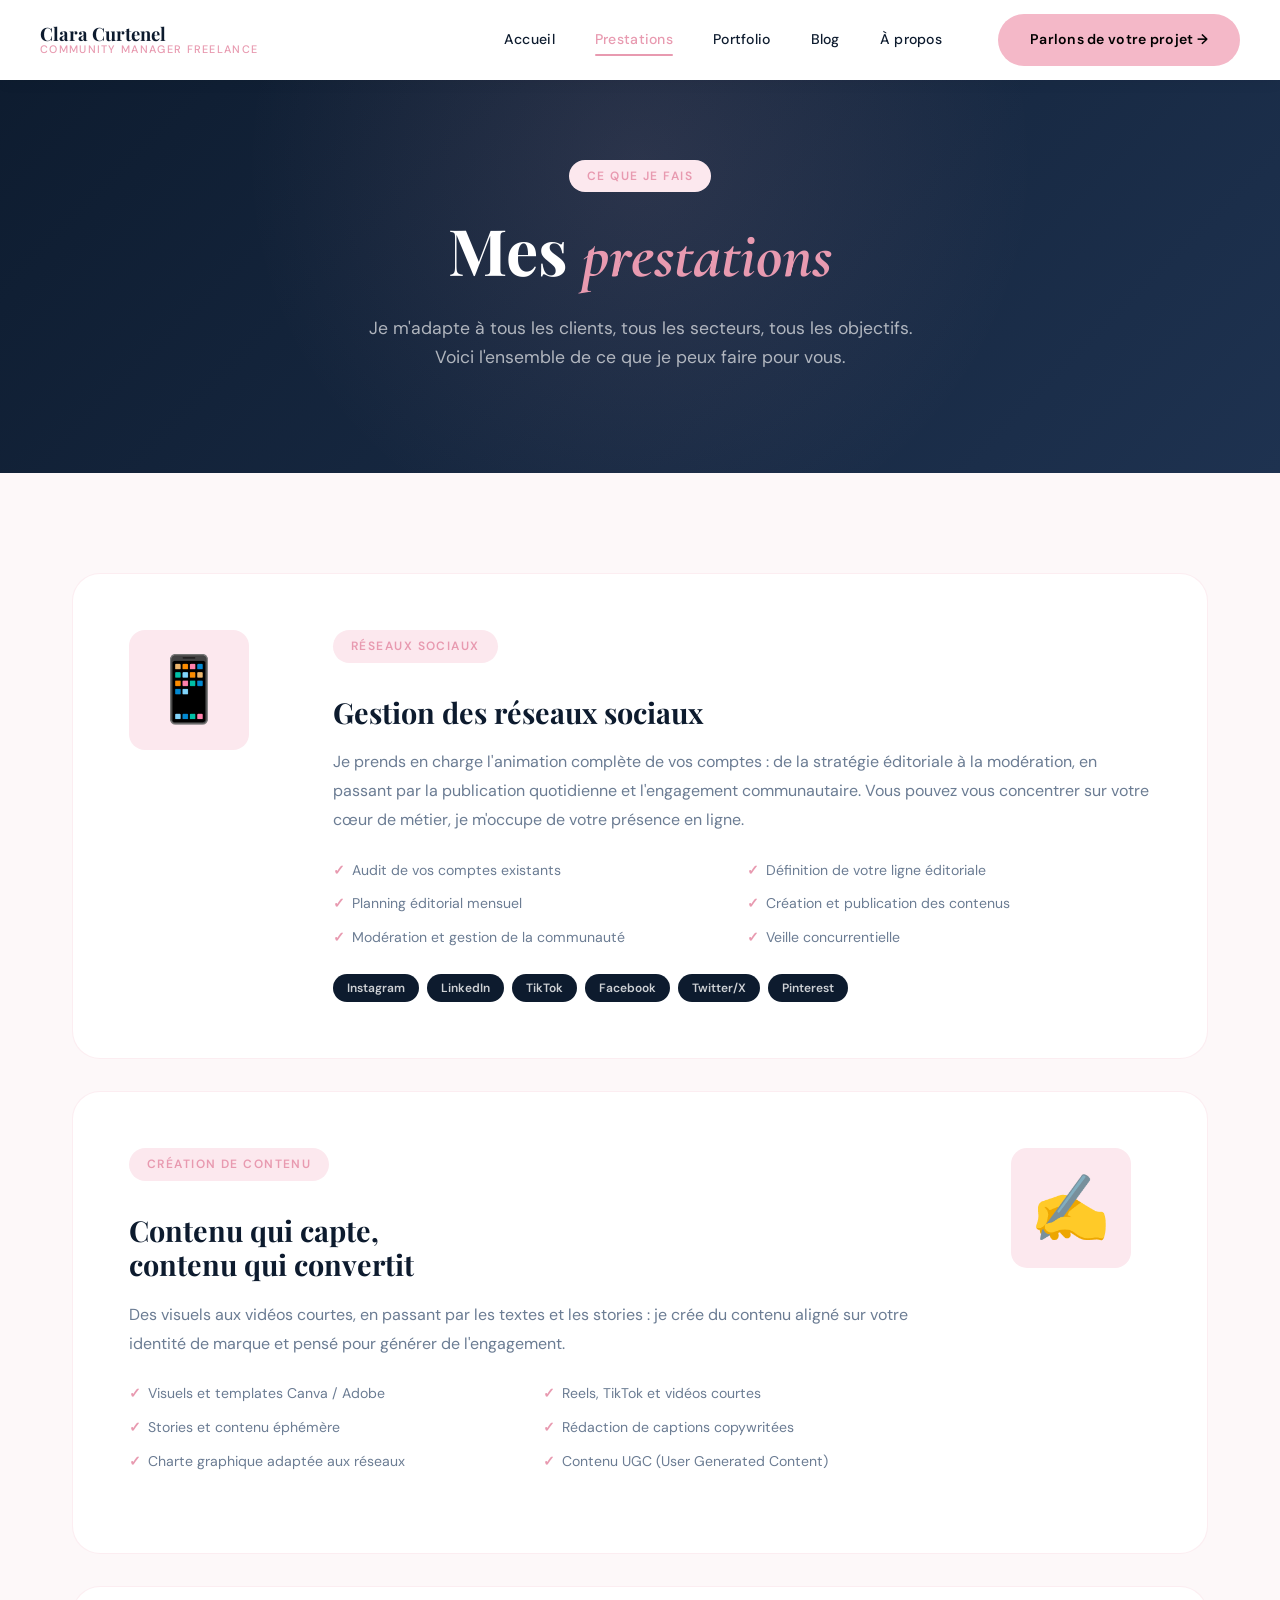
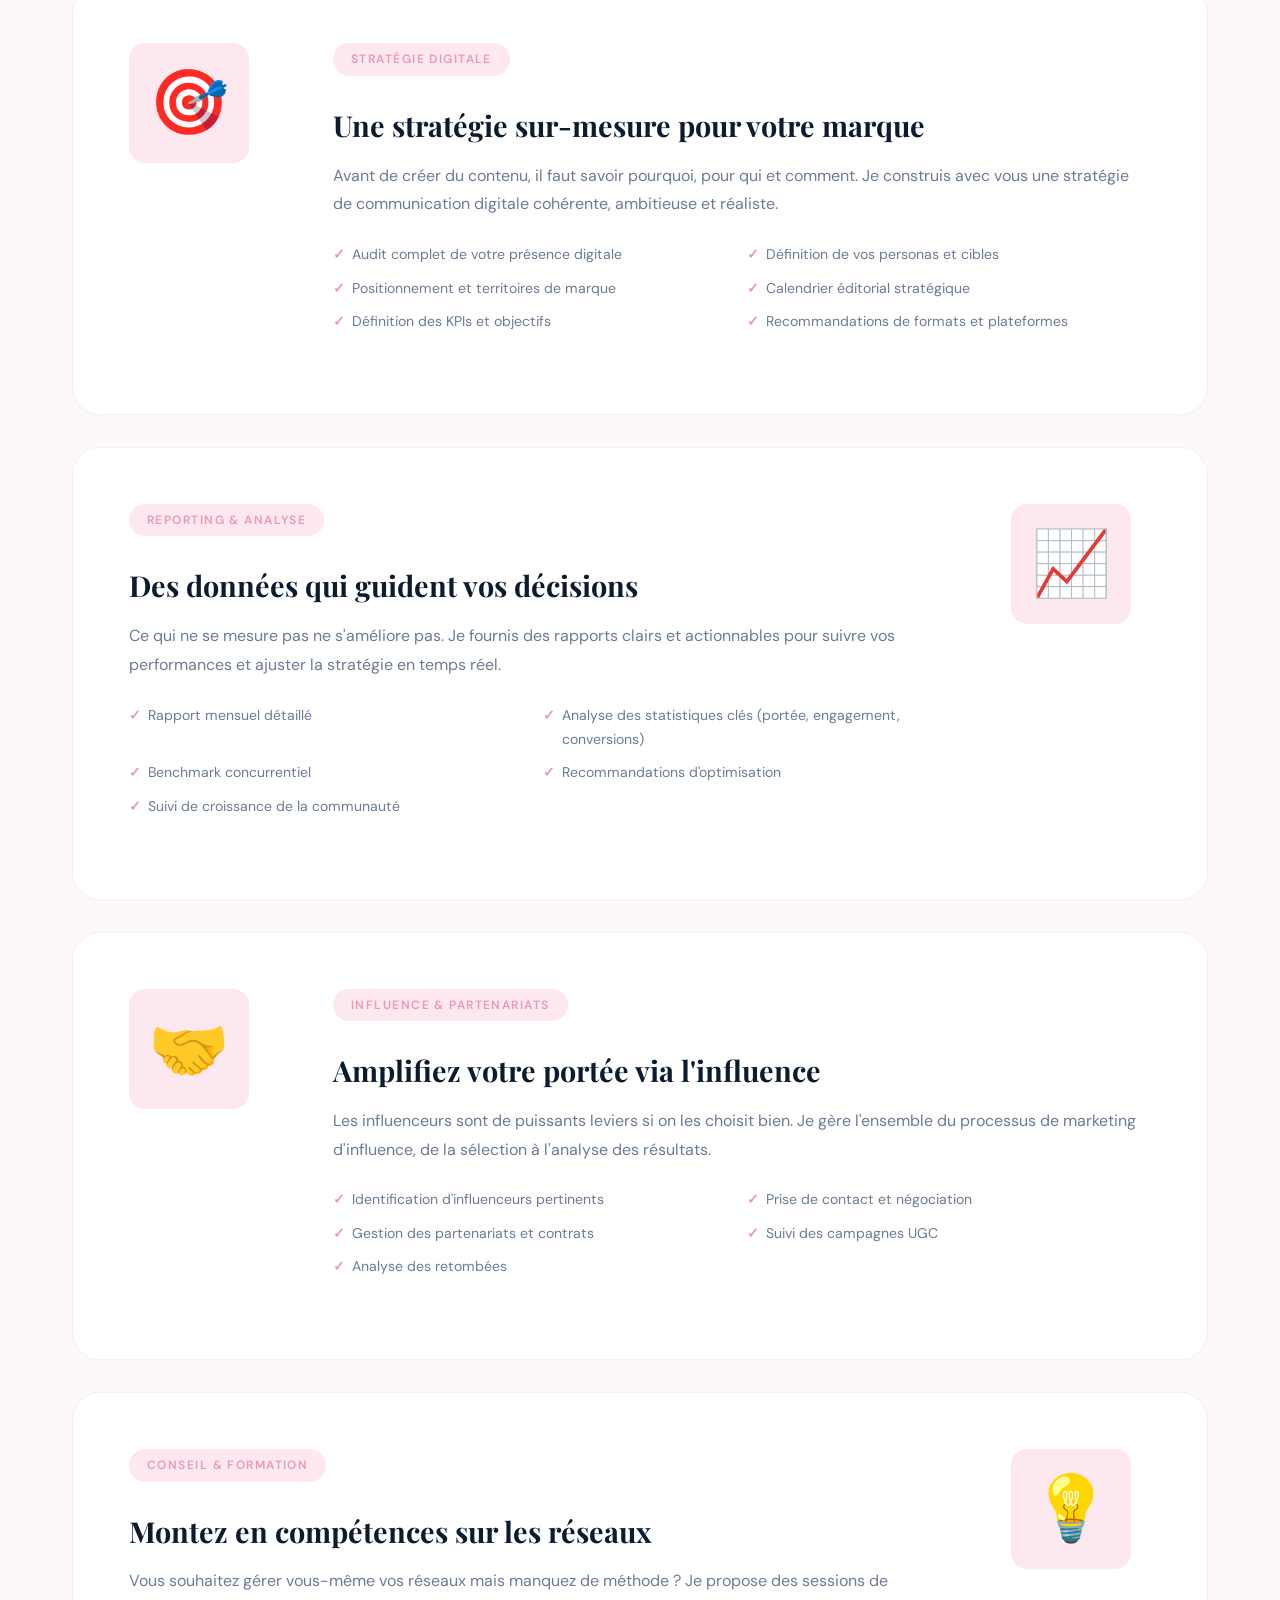
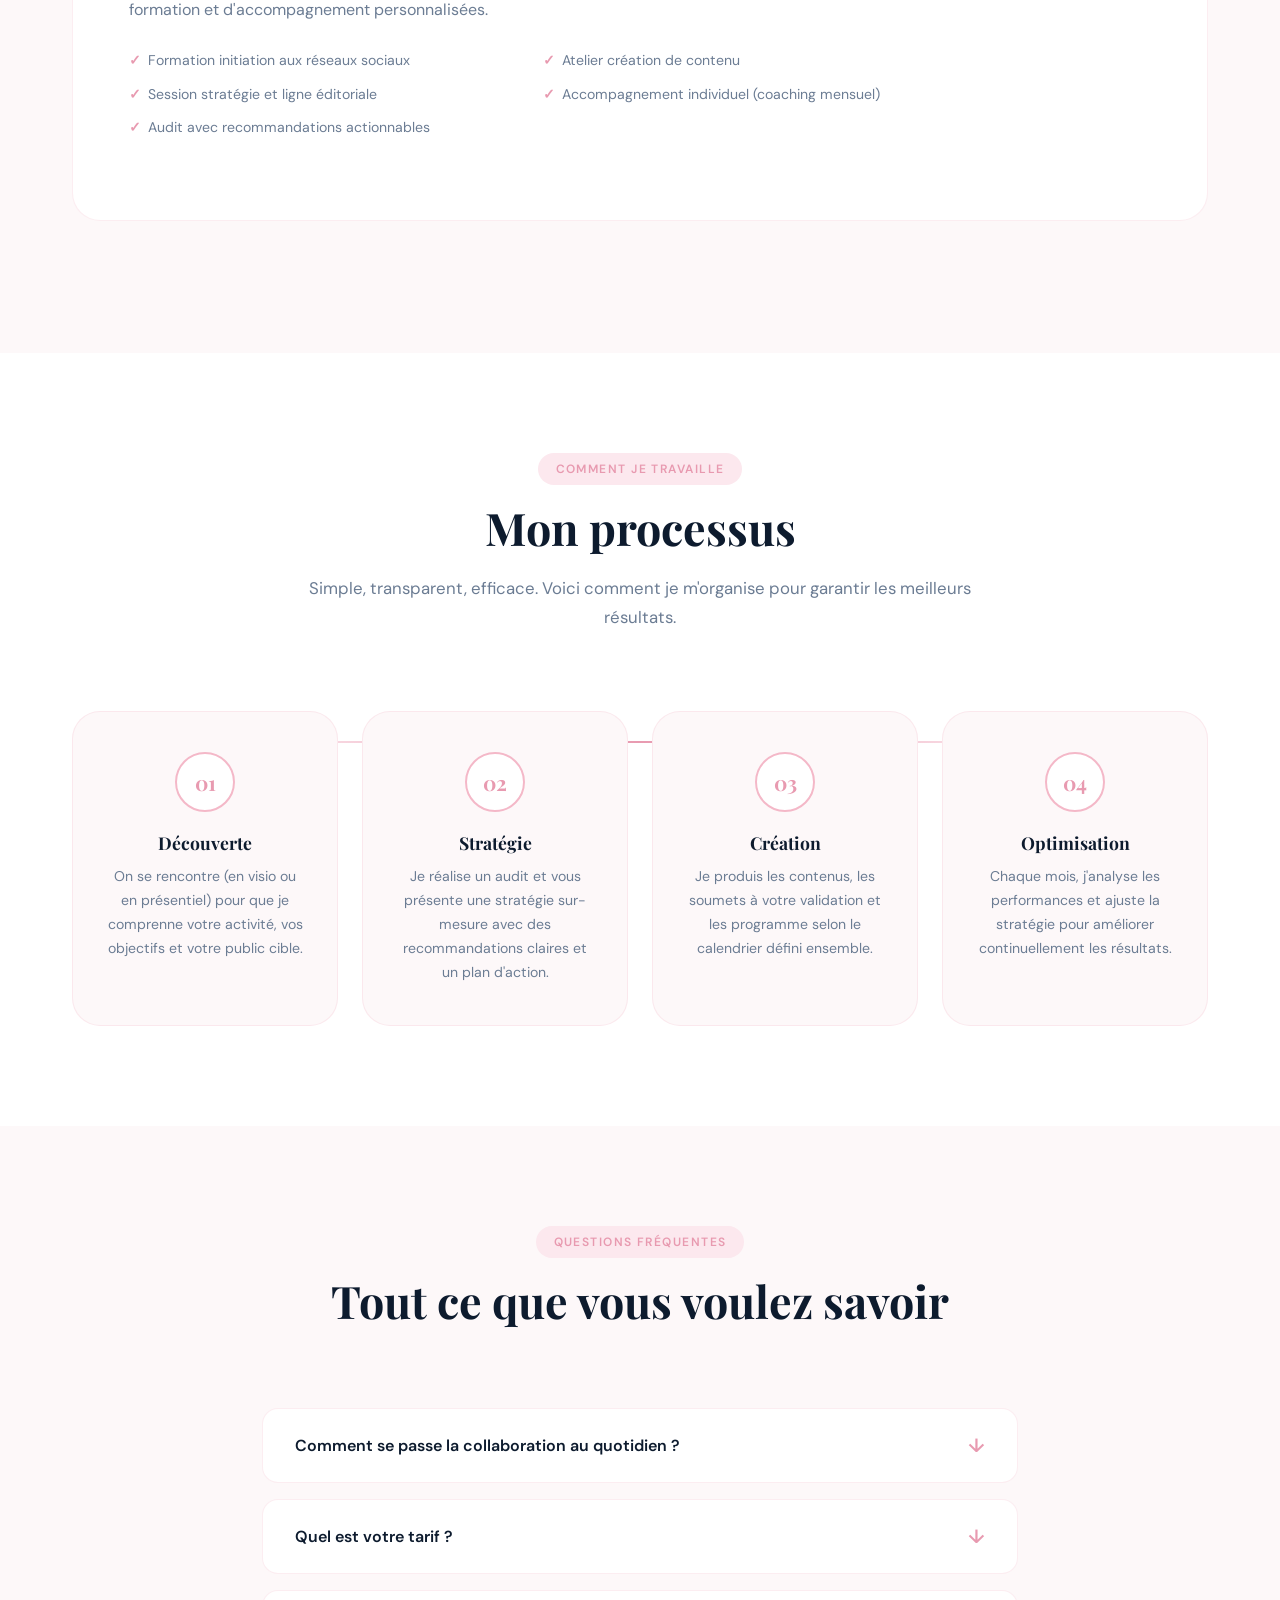
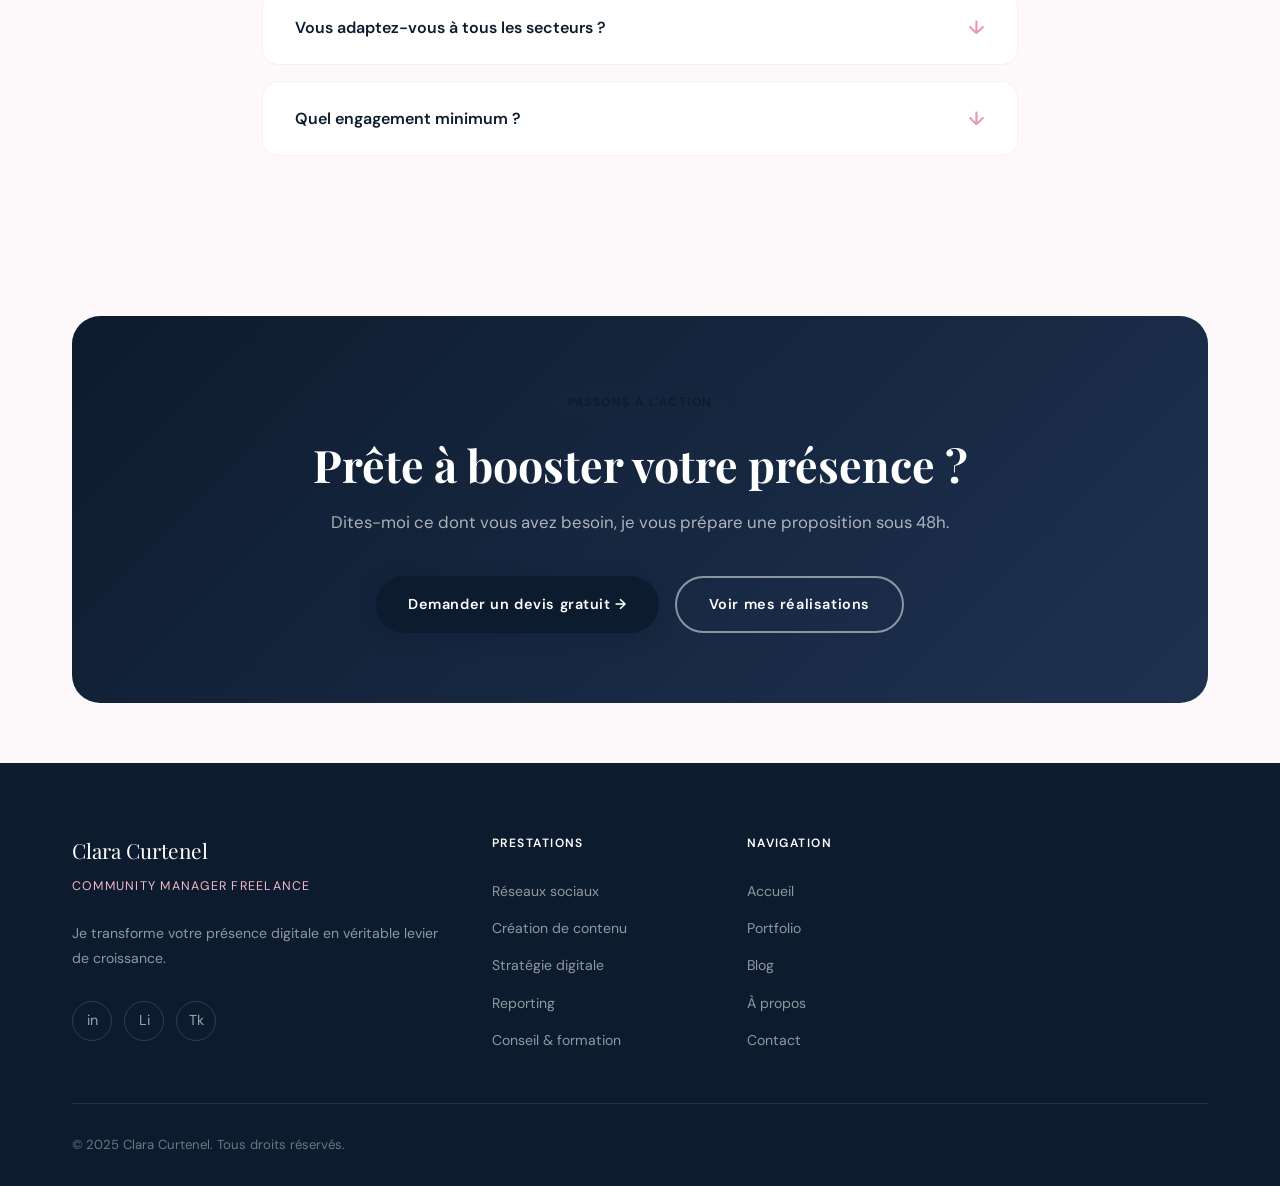
<file: prestations.html>
<!DOCTYPE html>
<html lang="fr">
<head>
  <meta charset="UTF-8" />
  <meta name="viewport" content="width=device-width, initial-scale=1.0" />
  <title>Prestations – Clara Curtenel, Community Manager Freelance</title>
  <meta name="description" content="Découvrez toutes les prestations de Clara Curtenel : gestion des réseaux sociaux, création de contenu, stratégie digitale, reporting, influence et conseil. Sur-mesure, adaptées à chaque client." />
  <link rel="canonical" href="https://clara-curtenel.com/prestations.html" />
  <link rel="stylesheet" href="css/style.css" />
  <link rel="stylesheet" href="css/prestations.css" />
</head>
<body>

<style>
  /* Force le fond de la barre de navigation à être blanc tout le temps */
  .navbar {
    background-color: #ffffff !important;
    /* Petite ombre optionnelle pour bien détacher le menu du reste de la page */
    box-shadow: 0 2px 15px rgba(0, 0, 0, 0.05) !important; 
  }
  
  /* Empêche le chevauchement en espaçant le logo et les liens */
  .navbar-inner {
    display: flex !important;
    justify-content: space-between !important;
    align-items: center !important;
  }
  
  /* Cache le menu mobile sur les écrans d'ordinateur pour éviter les doublons */
  @media (min-width: 992px) {
    .nav-mobile {
      display: none !important;
    }
  }
</style>

<!-- ═══ NAVBAR ═══ -->
<nav class="navbar" aria-label="Navigation principale">
  <div class="navbar-inner">
    <a href="index.html" class="nav-logo">
      <span class="nav-logo-name">Clara Curtenel</span>
      <span class="nav-logo-title">Community Manager Freelance</span>
    </a>
    <div class="nav-links">
     <a href="index.html">Accueil</a>
<a href="prestations.html" class="active">Prestations</a>
<a href="portfolio.html">Portfolio</a>
      <a href="blog.html">Blog</a>
      <a href="a-propos.html">À propos</a>
      <!-- Ajout du style inline pour forcer le texte en noir -->
      <a href="contact.html" class="btn btn-pink nav-cta" style="color: #000000; font-weight: 600;">Parlons de votre projet →</a>
    </div>
    <button class="nav-burger" aria-label="Menu">
      <span></span><span></span><span></span>
    </button>
  </div>
</nav>

<!-- Mobile menu -->
<div class="nav-mobile" role="navigation">
  <a href="index.html">Accueil</a>
  <a href="prestations.html">Prestations</a>
  <a href="portfolio.html">Portfolio</a>
  <a href="blog.html">Blog</a>
  <a href="a-propos.html">À propos</a>
  <!-- Ajout du style inline pour forcer le texte en noir sur mobile aussi -->
  <a href="contact.html" class="btn btn-pink" style="text-align:center; color: #000000; font-weight: 600;">Parlons de votre projet →</a>
</div>
<!-- ═══ HERO ═══ -->
<section class="page-hero">
  <div class="container">
    <span class="badge animate-up delay-1">Ce que je fais</span>
    <h1 class="animate-up delay-2">Mes <span class="italic text-pink">prestations</span></h1>
    <p class="animate-up delay-3">Je m'adapte à tous les clients, tous les secteurs, tous les objectifs. Voici l'ensemble de ce que je peux faire pour vous.</p>
  </div>
</section>

<!-- ═══ SERVICES DÉTAILLÉS ═══ -->
<section class="section-pad services-detail">
  <div class="container">

    <div class="service-full-card reveal" id="reseaux">
      <div class="sfc-icon">📱</div>
      <div class="sfc-content">
        <span class="badge">Réseaux sociaux</span>
        <h2>Gestion des réseaux sociaux</h2>
        <p>Je prends en charge l'animation complète de vos comptes : de la stratégie éditoriale à la modération, en passant par la publication quotidienne et l'engagement communautaire. Vous pouvez vous concentrer sur votre cœur de métier, je m'occupe de votre présence en ligne.</p>
        <ul class="service-list">
          <li>Audit de vos comptes existants</li>
          <li>Définition de votre ligne éditoriale</li>
          <li>Planning éditorial mensuel</li>
          <li>Création et publication des contenus</li>
          <li>Modération et gestion de la communauté</li>
          <li>Veille concurrentielle</li>
        </ul>
        <div class="sfc-platforms">
          <span>Instagram</span><span>LinkedIn</span><span>TikTok</span><span>Facebook</span><span>Twitter/X</span><span>Pinterest</span>
        </div>
      </div>
    </div>

    <div class="service-full-card reveal reverse" id="contenu">
      <div class="sfc-icon">✍️</div>
      <div class="sfc-content">
        <span class="badge">Création de contenu</span>
        <h2>Contenu qui capte,<br />contenu qui convertit</h2>
        <p>Des visuels aux vidéos courtes, en passant par les textes et les stories : je crée du contenu aligné sur votre identité de marque et pensé pour générer de l'engagement.</p>
        <ul class="service-list">
          <li>Visuels et templates Canva / Adobe</li>
          <li>Reels, TikTok et vidéos courtes</li>
          <li>Stories et contenu éphémère</li>
          <li>Rédaction de captions copywritées</li>
          <li>Charte graphique adaptée aux réseaux</li>
          <li>Contenu UGC (User Generated Content)</li>
        </ul>
      </div>
    </div>

    <div class="service-full-card reveal" id="strategie">
      <div class="sfc-icon">🎯</div>
      <div class="sfc-content">
        <span class="badge">Stratégie digitale</span>
        <h2>Une stratégie sur-mesure pour votre marque</h2>
        <p>Avant de créer du contenu, il faut savoir pourquoi, pour qui et comment. Je construis avec vous une stratégie de communication digitale cohérente, ambitieuse et réaliste.</p>
        <ul class="service-list">
          <li>Audit complet de votre présence digitale</li>
          <li>Définition de vos personas et cibles</li>
          <li>Positionnement et territoires de marque</li>
          <li>Calendrier éditorial stratégique</li>
          <li>Définition des KPIs et objectifs</li>
          <li>Recommandations de formats et plateformes</li>
        </ul>
      </div>
    </div>

    <div class="service-full-card reveal reverse" id="reporting">
      <div class="sfc-icon">📈</div>
      <div class="sfc-content">
        <span class="badge">Reporting & analyse</span>
        <h2>Des données qui guident vos décisions</h2>
        <p>Ce qui ne se mesure pas ne s'améliore pas. Je fournis des rapports clairs et actionnables pour suivre vos performances et ajuster la stratégie en temps réel.</p>
        <ul class="service-list">
          <li>Rapport mensuel détaillé</li>
          <li>Analyse des statistiques clés (portée, engagement, conversions)</li>
          <li>Benchmark concurrentiel</li>
          <li>Recommandations d'optimisation</li>
          <li>Suivi de croissance de la communauté</li>
        </ul>
      </div>
    </div>

    <div class="service-full-card reveal" id="influence">
      <div class="sfc-icon">🤝</div>
      <div class="sfc-content">
        <span class="badge">Influence & partenariats</span>
        <h2>Amplifiez votre portée via l'influence</h2>
        <p>Les influenceurs sont de puissants leviers si on les choisit bien. Je gère l'ensemble du processus de marketing d'influence, de la sélection à l'analyse des résultats.</p>
        <ul class="service-list">
          <li>Identification d'influenceurs pertinents</li>
          <li>Prise de contact et négociation</li>
          <li>Gestion des partenariats et contrats</li>
          <li>Suivi des campagnes UGC</li>
          <li>Analyse des retombées</li>
        </ul>
      </div>
    </div>

    <div class="service-full-card reveal reverse" id="conseil">
      <div class="sfc-icon">💡</div>
      <div class="sfc-content">
        <span class="badge">Conseil & formation</span>
        <h2>Montez en compétences sur les réseaux</h2>
        <p>Vous souhaitez gérer vous-même vos réseaux mais manquez de méthode ? Je propose des sessions de formation et d'accompagnement personnalisées.</p>
        <ul class="service-list">
          <li>Formation initiation aux réseaux sociaux</li>
          <li>Atelier création de contenu</li>
          <li>Session stratégie et ligne éditoriale</li>
          <li>Accompagnement individuel (coaching mensuel)</li>
          <li>Audit avec recommandations actionnables</li>
        </ul>
      </div>
    </div>

  </div>
</section>

<!-- ═══ PROCESS ═══ -->
<section class="section-pad process-section">
  <div class="container">
    <div class="section-header reveal">
      <span class="badge">Comment je travaille</span>
      <h2>Mon processus</h2>
      <p>Simple, transparent, efficace. Voici comment je m'organise pour garantir les meilleurs résultats.</p>
    </div>
    <div class="process-grid">
      <div class="process-step reveal">
        <div class="step-number">01</div>
        <h3>Découverte</h3>
        <p>On se rencontre (en visio ou en présentiel) pour que je comprenne votre activité, vos objectifs et votre public cible.</p>
      </div>
      <div class="process-step reveal delay-1">
        <div class="step-number">02</div>
        <h3>Stratégie</h3>
        <p>Je réalise un audit et vous présente une stratégie sur-mesure avec des recommandations claires et un plan d'action.</p>
      </div>
      <div class="process-step reveal delay-2">
        <div class="step-number">03</div>
        <h3>Création</h3>
        <p>Je produis les contenus, les soumets à votre validation et les programme selon le calendrier défini ensemble.</p>
      </div>
      <div class="process-step reveal delay-3">
        <div class="step-number">04</div>
        <h3>Optimisation</h3>
        <p>Chaque mois, j'analyse les performances et ajuste la stratégie pour améliorer continuellement les résultats.</p>
      </div>
    </div>
  </div>
</section>

<!-- ═══ FAQ ═══ -->
<section class="section-pad faq-section">
  <div class="container-narrow">
    <div class="section-header reveal">
      <span class="badge">Questions fréquentes</span>
      <h2>Tout ce que vous voulez savoir</h2>
    </div>
    <div class="faq-list reveal">
      <div class="faq-item">
        <button class="faq-question">
          Comment se passe la collaboration au quotidien ?
          <span class="faq-arrow">↓</span>
        </button>
        <div class="faq-answer">
          <p>On utilise les outils que vous préférez (WhatsApp, email, Slack, Notion…). Je vous soumets les contenus en avance pour validation, et je reste disponible pour tout échange rapide. Vous gardez le contrôle, moi je gère l'exécution.</p>
        </div>
      </div>
      <div class="faq-item">
        <button class="faq-question">
          Quel est votre tarif ?
          <span class="faq-arrow">↓</span>
        </button>
        <div class="faq-answer">
          <p>Mes tarifs varient selon la nature et l'étendue de la mission. Je travaille sur devis personnalisé, en fonction de votre besoin réel. Contactez-moi pour obtenir une proposition adaptée à votre budget.</p>
        </div>
      </div>
      <div class="faq-item">
        <button class="faq-question">
          Vous adaptez-vous à tous les secteurs ?
          <span class="faq-arrow">↓</span>
        </button>
        <div class="faq-answer">
          <p>Oui, absolument. J'ai travaillé avec des secteurs très variés : startups tech, commerces locaux, e-commerce, événementiel, sport… Ma force est justement de m'imprégner rapidement de l'univers de chaque client.</p>
        </div>
      </div>
      <div class="faq-item">
        <button class="faq-question">
          Quel engagement minimum ?
          <span class="faq-arrow">↓</span>
        </button>
        <div class="faq-answer">
          <p>Je propose des missions ponctuelles (création de stratégie, audit) ou des accompagnements sur le long terme (3 mois minimum recommandés pour voir des résultats durables). Tout est discutable selon vos besoins.</p>
        </div>
      </div>
    </div>
  </div>
</section>

<!-- ═══ CTA ═══ -->
<section class="cta-section reveal">
  <div class="container">
    <div class="cta-box">
      <span class="badge badge--navy">Passons à l'action</span>
      <h2>Prête à booster votre présence ?</h2>
      <p>Dites-moi ce dont vous avez besoin, je vous prépare une proposition sous 48h.</p>
      <div class="cta-actions">
        <a href="contact.html" class="btn btn-primary">Demander un devis gratuit →</a>
        <a href="portfolio.html" class="btn btn-outline-white">Voir mes réalisations</a>
      </div>
    </div>
  </div>
</section>

<footer class="footer">
  <div class="container">
    <div class="footer-grid">
      <div>
        <p class="footer-brand-name">Clara Curtenel</p>
        <p class="footer-brand-tagline">Community Manager Freelance</p>
        <p class="footer-desc">Je transforme votre présence digitale en véritable levier de croissance.</p>
        <div class="footer-socials">
          <a href="#" class="social-icon" aria-label="Instagram">in</a>
          <a href="#" class="social-icon" aria-label="LinkedIn">Li</a>
          <a href="#" class="social-icon" aria-label="TikTok">Tk</a>
        </div>
      </div>
      <div>
        <p class="footer-heading">Prestations</p>
        <ul class="footer-links">
          <li><a href="#reseaux">Réseaux sociaux</a></li>
          <li><a href="#contenu">Création de contenu</a></li>
          <li><a href="#strategie">Stratégie digitale</a></li>
          <li><a href="#reporting">Reporting</a></li>
          <li><a href="#conseil">Conseil & formation</a></li>
        </ul>
      </div>
      <div>
        <p class="footer-heading">Navigation</p>
        <ul class="footer-links">
          <li><a href="index.html">Accueil</a></li>
          <li><a href="portfolio.html">Portfolio</a></li>
          <li><a href="blog.html">Blog</a></li>
          <li><a href="a-propos.html">À propos</a></li>
          <li><a href="contact.html">Contact</a></li>
        </ul>
      </div>
    </div>
    <div class="footer-bottom">
      <p>© 2025 Clara Curtenel. Tous droits réservés.</p>
    </div>
  </div>
</footer>

<button class="scroll-top" aria-label="Remonter">↑</button>
<script src="js/main.js"></script>
<script>
  // FAQ accordion
  document.querySelectorAll('.faq-question').forEach(btn => {
    btn.addEventListener('click', () => {
      const item = btn.closest('.faq-item');
      const isOpen = item.classList.contains('open');
      document.querySelectorAll('.faq-item').forEach(i => i.classList.remove('open'));
      if (!isOpen) item.classList.add('open');
    });
  });
</script>
</body>
</html>
</file>
<file: css/style.css>
/* ============================================
   CLARA CURTENEL – Community Manager Freelance
   Global Stylesheet
   ============================================ */

@import url('https://fonts.googleapis.com/css2?family=Playfair+Display:ital,wght@0,400;0,600;0,700;1,400&family=DM+Sans:wght@300;400;500;600&family=Cormorant+Garamond:ital,wght@0,300;0,600;1,300&display=swap');

/* ── CSS Variables ── */
:root {
  --navy: #0d1b2e;
  --navy-mid: #162236;
  --navy-light: #1e3250;
  --pink: #f4b8c8;
  --pink-light: #fce8ee;
  --pink-mid: #e89ab0;
  --white: #ffffff;
  --off-white: #fdf8f9;
  --text-dark: #0d1b2e;
  --text-muted: #6b7c93;
  --border: rgba(244, 184, 200, 0.25);
  --shadow: 0 20px 60px rgba(13, 27, 46, 0.12);
  --shadow-pink: 0 10px 40px rgba(244, 184, 200, 0.35);
  --radius: 16px;
  --radius-lg: 28px;
  --transition: all 0.4s cubic-bezier(0.25, 0.46, 0.45, 0.94);
}

/* ── Reset & Base ── */
*, *::before, *::after { box-sizing: border-box; margin: 0; padding: 0; }

html { scroll-behavior: smooth; font-size: 16px; }

body {
  font-family: 'DM Sans', sans-serif;
  background: var(--off-white);
  color: var(--text-dark);
  line-height: 1.7;
  overflow-x: hidden;
}

img { max-width: 100%; display: block; }
a { text-decoration: none; color: inherit; }
ul { list-style: none; }

/* ── Typography ── */
h1, h2, h3 { font-family: 'Playfair Display', serif; line-height: 1.2; }
h1 { font-size: clamp(2.4rem, 5vw, 4.2rem); }
h2 { font-size: clamp(1.8rem, 3.5vw, 3rem); }
h3 { font-size: clamp(1.2rem, 2vw, 1.6rem); }
p { font-size: 1rem; color: var(--text-muted); }

.italic { font-family: 'Cormorant Garamond', serif; font-style: italic; }
.text-pink { color: var(--pink-mid); }
.text-navy { color: var(--navy); }
.text-white { color: var(--white); }

/* ── Utility ── */
.container { max-width: 1200px; margin: 0 auto; padding: 0 2rem; }
.container-narrow { max-width: 820px; margin: 0 auto; padding: 0 2rem; }
.section-pad { padding: 100px 0; }
.section-pad-sm { padding: 60px 0; }

.badge {
  display: inline-block;
  background: var(--pink-light);
  color: var(--pink-mid);
  font-size: 0.75rem;
  font-weight: 600;
  letter-spacing: 0.12em;
  text-transform: uppercase;
  padding: 6px 18px;
  border-radius: 50px;
  margin-bottom: 1.2rem;
}

.badge--navy {
  background: rgba(30, 50, 80, 0.08);
  color: var(--navy);
}

/* ── Buttons ── */
.btn {
  display: inline-flex;
  align-items: center;
  gap: 10px;
  font-family: 'DM Sans', sans-serif;
  font-weight: 600;
  font-size: 0.9rem;
  letter-spacing: 0.04em;
  padding: 14px 32px;
  border-radius: 50px;
  border: none;
  cursor: pointer;
  transition: var(--transition);
  text-decoration: none;
}

.btn-primary {
  background: var(--navy);
  color: var(--white);
  box-shadow: 0 4px 20px rgba(13, 27, 46, 0.25);
}
.btn-primary:hover {
  background: var(--navy-light);
  transform: translateY(-2px);
  box-shadow: 0 8px 30px rgba(13, 27, 46, 0.35);
}

.btn-pink {
  background: var(--pink);
  color: var(--navy);
}
.btn-pink:hover {
  background: var(--pink-mid);
  transform: translateY(-2px);
  box-shadow: var(--shadow-pink);
}

.btn-outline {
  background: transparent;
  color: var(--navy);
  border: 2px solid var(--navy);
}
.btn-outline:hover {
  background: var(--navy);
  color: var(--white);
  transform: translateY(-2px);
}

.btn-outline-white {
  background: transparent;
  color: var(--white);
  border: 2px solid rgba(255,255,255,0.5);
}
.btn-outline-white:hover {
  background: rgba(255,255,255,0.1);
  border-color: var(--white);
}

/* ── Navigation ── */
.navbar {
  position: fixed;
  top: 0; left: 0; right: 0;
  z-index: 1000;
  padding: 0 2rem;
  transition: var(--transition);
}

.navbar.scrolled {
  background: rgba(255, 255, 255, 0.96);
  backdrop-filter: blur(20px);
  box-shadow: 0 2px 30px rgba(13, 27, 46, 0.08);
}

.navbar-inner {
  max-width: 1200px;
  margin: 0 auto;
  display: flex;
  align-items: center;
  justify-content: space-between;
  height: 80px;
}

.nav-logo {
  display: flex;
  flex-direction: column;
  line-height: 1.1;
}

.nav-logo-name {
  font-family: 'Playfair Display', serif;
  font-weight: 700;
  font-size: 1.15rem;
  color: var(--navy);
}

.nav-logo-title {
  font-size: 0.68rem;
  font-weight: 500;
  letter-spacing: 0.12em;
  text-transform: uppercase;
  color: var(--pink-mid);
}

.nav-links {
  display: flex;
  align-items: center;
  gap: 2.5rem;
}

.nav-links a {
  font-size: 0.88rem;
  font-weight: 500;
  color: var(--navy);
  letter-spacing: 0.02em;
  position: relative;
  transition: color 0.3s;
}

.nav-links a::after {
  content: '';
  position: absolute;
  bottom: -4px; left: 0;
  width: 0; height: 2px;
  background: var(--pink-mid);
  transition: width 0.3s;
  border-radius: 2px;
}

.nav-links a:hover { color: var(--pink-mid); }
.nav-links a:hover::after, .nav-links a.active::after { width: 100%; }
.nav-links a.active { color: var(--pink-mid); }

.nav-cta { margin-left: 1rem; }

.nav-burger {
  display: none;
  flex-direction: column;
  gap: 5px;
  cursor: pointer;
  padding: 8px;
}

.nav-burger span {
  display: block;
  width: 24px; height: 2px;
  background: var(--navy);
  border-radius: 2px;
  transition: var(--transition);
}

/* ── Footer ── */
.footer {
  background: var(--navy);
  color: rgba(255,255,255,0.75);
  padding: 70px 0 30px;
}

.footer-grid {
  display: grid;
  grid-template-columns: 1.8fr 1fr 1fr 1fr;
  gap: 3rem;
  padding-bottom: 50px;
  border-bottom: 1px solid rgba(255,255,255,0.1);
}

.footer-brand-name {
  font-family: 'Playfair Display', serif;
  font-size: 1.3rem;
  color: var(--white);
  margin-bottom: 0.5rem;
}

.footer-brand-tagline {
  font-size: 0.78rem;
  letter-spacing: 0.1em;
  text-transform: uppercase;
  color: var(--pink);
  margin-bottom: 1.5rem;
}

.footer-desc {
  font-size: 0.88rem;
  line-height: 1.8;
  color: rgba(255,255,255,0.55);
  margin-bottom: 1.8rem;
}

.footer-socials {
  display: flex;
  gap: 12px;
}

.social-icon {
  width: 40px; height: 40px;
  border-radius: 50%;
  border: 1px solid rgba(255,255,255,0.15);
  display: flex; align-items: center; justify-content: center;
  color: rgba(255,255,255,0.6);
  font-size: 0.9rem;
  transition: var(--transition);
  text-decoration: none;
}

.social-icon:hover {
  background: var(--pink);
  border-color: var(--pink);
  color: var(--navy);
  transform: translateY(-3px);
}

.footer-heading {
  font-family: 'DM Sans', sans-serif;
  font-size: 0.75rem;
  font-weight: 600;
  letter-spacing: 0.12em;
  text-transform: uppercase;
  color: var(--white);
  margin-bottom: 1.5rem;
}

.footer-links {
  display: flex;
  flex-direction: column;
  gap: 10px;
}

.footer-links a {
  font-size: 0.88rem;
  color: rgba(255,255,255,0.55);
  transition: color 0.3s;
}

.footer-links a:hover { color: var(--pink); }

.footer-bottom {
  padding-top: 30px;
  display: flex;
  align-items: center;
  justify-content: space-between;
  flex-wrap: wrap;
  gap: 1rem;
}

.footer-bottom p { font-size: 0.82rem; color: rgba(255,255,255,0.4); }

/* ── Cards ── */
.card {
  background: var(--white);
  border-radius: var(--radius-lg);
  padding: 2.5rem;
  box-shadow: var(--shadow);
  transition: var(--transition);
  border: 1px solid var(--border);
}

.card:hover {
  transform: translateY(-6px);
  box-shadow: 0 30px 80px rgba(13, 27, 46, 0.16);
}

/* ── Section Headers ── */
.section-header {
  text-align: center;
  max-width: 680px;
  margin: 0 auto 5rem;
}

.section-header .badge { margin-bottom: 1rem; }
.section-header h2 { margin-bottom: 1.2rem; }
.section-header p { font-size: 1.05rem; }

/* ── Animations ── */
@keyframes fadeUp {
  from { opacity: 0; transform: translateY(30px); }
  to { opacity: 1; transform: translateY(0); }
}

@keyframes fadeIn {
  from { opacity: 0; }
  to { opacity: 1; }
}

@keyframes float {
  0%, 100% { transform: translateY(0); }
  50% { transform: translateY(-12px); }
}

@keyframes shimmer {
  0% { background-position: -200% center; }
  100% { background-position: 200% center; }
}

.animate-up {
  opacity: 0;
  animation: fadeUp 0.7s ease forwards;
}

.delay-1 { animation-delay: 0.1s; }
.delay-2 { animation-delay: 0.2s; }
.delay-3 { animation-delay: 0.3s; }
.delay-4 { animation-delay: 0.4s; }
.delay-5 { animation-delay: 0.5s; }

/* ── Scroll animations ── */
.reveal {
  opacity: 0;
  transform: translateY(40px);
  transition: opacity 0.7s ease, transform 0.7s ease;
}

.reveal.visible {
  opacity: 1;
  transform: translateY(0);
}

/* ── Scroll to top ── */
.scroll-top {
  position: fixed;
  bottom: 2rem; right: 2rem;
  width: 48px; height: 48px;
  background: var(--navy);
  color: var(--white);
  border-radius: 50%;
  display: flex; align-items: center; justify-content: center;
  box-shadow: var(--shadow);
  cursor: pointer;
  opacity: 0;
  transform: translateY(20px);
  transition: var(--transition);
  z-index: 999;
  border: none;
  font-size: 1.1rem;
}

.scroll-top.visible {
  opacity: 1;
  transform: translateY(0);
}

.scroll-top:hover { background: var(--pink-mid); }

/* ── Mobile Menu ── */
@media (max-width: 900px) {
  .nav-links { display: none; }
  .nav-burger { display: flex; }

  .nav-mobile {
    display: none;
    position: fixed;
    top: 80px; left: 0; right: 0;
    background: var(--white);
    padding: 2rem;
    flex-direction: column;
    gap: 1.5rem;
    box-shadow: var(--shadow);
    z-index: 999;
  }

  .nav-mobile.open { display: flex; }

  .nav-mobile a {
    font-size: 1.1rem;
    font-weight: 500;
    color: var(--navy);
    padding: 0.5rem 0;
    border-bottom: 1px solid var(--border);
  }

  .footer-grid {
    grid-template-columns: 1fr 1fr;
  }
}

@media (max-width: 600px) {
  .footer-grid { grid-template-columns: 1fr; }
  .footer-bottom { flex-direction: column; text-align: center; }
}
</file>
<file: css/index.css>
/* ============================================
   index.css – Styles spécifiques à l'accueil
   ============================================ */

/* ── Hero ── */
.hero {
  min-height: 100vh;
  display: flex;
  align-items: center;
  position: relative;
  overflow: hidden;
  padding-top: 80px;
  background: var(--off-white);
}

.hero-bg {
  position: absolute;
  inset: 0;
  background:
    radial-gradient(ellipse 60% 60% at 70% 40%, rgba(244, 184, 200, 0.18) 0%, transparent 70%),
    radial-gradient(ellipse 40% 50% at 10% 80%, rgba(13, 27, 46, 0.06) 0%, transparent 60%);
  z-index: 0;
}

.hero-content {
  position: relative;
  z-index: 1;
  display: grid;
  grid-template-columns: 1fr 1fr;
  gap: 5rem;
  align-items: center;
  padding: 80px 0;
}

.hero-pretitle {
  font-size: 0.82rem;
  font-weight: 600;
  letter-spacing: 0.14em;
  text-transform: uppercase;
  color: var(--pink-mid);
  margin-bottom: 1.2rem;
}

.hero h1 { color: var(--navy); margin-bottom: 1.5rem; }

.hero-desc {
  font-size: 1.1rem;
  line-height: 1.75;
  color: var(--text-muted);
  max-width: 520px;
  margin-bottom: 2.5rem;
}

.hero-actions {
  display: flex;
  gap: 1rem;
  flex-wrap: wrap;
  margin-bottom: 2.5rem;
}

.hero-badges {
  display: flex;
  flex-wrap: wrap;
  gap: 0.8rem;
}

.hero-badge {
  font-size: 0.78rem;
  font-weight: 500;
  color: var(--text-muted);
  background: var(--white);
  border: 1px solid var(--border);
  padding: 6px 14px;
  border-radius: 50px;
}

/* Hero visual – dashboard card */
.hero-visual { position: relative; }

.hero-card {
  background: var(--white);
  border-radius: var(--radius-lg);
  box-shadow: var(--shadow);
  padding: 0;
  overflow: hidden;
  border: 1px solid var(--border);
  animation: float 5s ease-in-out infinite;
}

.hero-card-header {
  background: var(--navy);
  padding: 14px 20px;
  display: flex;
  gap: 8px;
  align-items: center;
}

.hch-dot {
  width: 12px; height: 12px;
  border-radius: 50%;
}
.hch-dot.red { background: #ff6b6b; }
.hch-dot.amber { background: #ffa94d; }
.hch-dot.green { background: #69db7c; }

.hero-card-body { padding: 2rem; }

.metric-row {
  display: flex;
  justify-content: space-between;
  align-items: center;
  margin-bottom: 10px;
}

.metric-label { font-size: 0.85rem; color: var(--text-muted); }
.metric-value { font-size: 1rem; font-weight: 700; }

.metric-bar {
  height: 8px;
  background: var(--pink-light);
  border-radius: 50px;
  overflow: hidden;
}

.metric-fill {
  height: 100%;
  background: linear-gradient(90deg, var(--pink-mid), var(--pink));
  border-radius: 50px;
  animation: growBar 1.5s ease forwards;
  transform-origin: left;
  animation-delay: 0.5s;
  width: 0 !important;
}

@keyframes growBar {
  to { width: var(--target-width, 80%); }
}

.hero-card-body .metric-fill:nth-child(2) { --target-width: 82%; }
.hero-card-body .metric-fill:nth-child(5) { --target-width: 68%; }
.hero-card-body .metric-fill:nth-child(8) { --target-width: 90%; }

.hero-card-tag {
  font-size: 0.78rem;
  color: var(--text-muted);
  padding: 12px 20px;
  background: var(--off-white);
  border-top: 1px solid var(--border);
  font-weight: 500;
}

.hero-float-badge {
  position: absolute;
  bottom: -20px; left: -30px;
  background: var(--white);
  border-radius: 14px;
  padding: 14px 18px;
  box-shadow: var(--shadow);
  display: flex;
  gap: 12px;
  align-items: center;
  border: 1px solid var(--border);
  font-size: 0.82rem;
  max-width: 260px;
  animation: float 6s ease-in-out 1s infinite;
}

.hero-float-badge span { font-size: 1.4rem; flex-shrink: 0; }
.hero-float-badge strong { display: block; font-size: 0.85rem; color: var(--navy); margin-bottom: 2px; }
.hero-float-badge p { font-size: 0.78rem; color: var(--text-muted); margin: 0; }

.hero-scroll-cue {
  position: absolute;
  bottom: 2rem; left: 50%;
  transform: translateX(-50%);
  display: flex;
  flex-direction: column;
  align-items: center;
  gap: 10px;
  font-size: 0.7rem;
  font-weight: 600;
  letter-spacing: 0.12em;
  text-transform: uppercase;
  color: var(--text-muted);
}

.scroll-line {
  width: 1px; height: 50px;
  background: linear-gradient(to bottom, var(--pink-mid), transparent);
  animation: scrollPulse 2s ease-in-out infinite;
}

@keyframes scrollPulse {
  0%, 100% { opacity: 0.4; }
  50% { opacity: 1; }
}

/* ── Stats bar ── */
.stats-bar {
  background: var(--navy);
  padding: 50px 0;
}

.stats-grid {
  display: flex;
  align-items: center;
  justify-content: center;
  gap: 0;
  flex-wrap: wrap;
}

.stat-item {
  display: flex;
  flex-direction: column;
  align-items: center;
  gap: 8px;
  padding: 0 4rem;
}

.stat-item strong {
  font-size: 2.5rem;
  font-family: 'Playfair Display', serif;
  color: var(--white);
  line-height: 1;
}

.stat-item span {
  font-size: 0.82rem;
  color: rgba(255,255,255,0.5);
  text-transform: uppercase;
  letter-spacing: 0.08em;
  font-weight: 500;
}

.stat-divider {
  width: 1px; height: 60px;
  background: rgba(255,255,255,0.12);
  flex-shrink: 0;
}

/* ── Clients carousel ── */
.clients-section { background: var(--white); }

.clients-label {
  text-align: center;
  font-size: 0.78rem;
  font-weight: 600;
  letter-spacing: 0.14em;
  text-transform: uppercase;
  color: var(--text-muted);
  margin-bottom: 2.5rem;
}

.logo-carousel {
  overflow: hidden;
  position: relative;
  mask-image: linear-gradient(to right, transparent 0%, black 12%, black 88%, transparent 100%);
  -webkit-mask-image: linear-gradient(to right, transparent 0%, black 12%, black 88%, transparent 100%);
}

.logo-track {
  display: flex;
  align-items: center;
  gap: 4rem;
  animation: scrollLogos 25s linear infinite;
  width: max-content;
}

.logo-track:hover { animation-play-state: paused; }

@keyframes scrollLogos {
  0% { transform: translateX(0); }
  100% { transform: translateX(-50%); }
}

.logo-item {
  flex-shrink: 0;
  width: 140px;
  height: 70px;
  display: flex;
  align-items: center;
  justify-content: center;
  filter: grayscale(100%);
  opacity: 0.5;
  transition: var(--transition);
}

.logo-item:hover {
  filter: grayscale(0%);
  opacity: 1;
}

.logo-item img {
  max-height: 50px;
  width: auto;
  object-fit: contain;
}

/* Placeholder logos */
.logo-item:not(:has(img))::before,
.logo-item img[src*="client"]::before {
  content: attr(alt);
  font-weight: 700;
  font-size: 1rem;
  color: var(--text-muted);
}

/* ── Services grid ── */
.services-preview { background: var(--off-white); }

.services-grid {
  display: grid;
  grid-template-columns: repeat(3, 1fr);
  gap: 1.5rem;
}

.service-card {
  background: var(--white);
  border-radius: var(--radius-lg);
  padding: 2.5rem;
  border: 1px solid var(--border);
  transition: var(--transition);
  position: relative;
  overflow: hidden;
}

.service-card::before {
  content: '';
  position: absolute;
  top: 0; left: 0; right: 0;
  height: 3px;
  background: linear-gradient(90deg, var(--pink-mid), var(--pink));
  transform: scaleX(0);
  transition: transform 0.4s ease;
  transform-origin: left;
}

.service-card:hover { transform: translateY(-6px); box-shadow: var(--shadow); }
.service-card:hover::before { transform: scaleX(1); }

.service-icon {
  font-size: 2.2rem;
  margin-bottom: 1.5rem;
  display: block;
}

.service-card h3 { color: var(--navy); margin-bottom: 0.8rem; font-size: 1.15rem; }
.service-card p { font-size: 0.9rem; margin-bottom: 1.5rem; }

.service-link {
  font-size: 0.85rem;
  font-weight: 600;
  color: var(--pink-mid);
  transition: color 0.3s;
}
.service-link:hover { color: var(--navy); }

/* ── About teaser ── */
.about-teaser { background: var(--white); }

.about-teaser-inner {
  display: grid;
  grid-template-columns: 1fr 1.4fr;
  gap: 5rem;
  align-items: center;
}

.at-photo-frame {
  border-radius: var(--radius-lg);
  overflow: hidden;
  aspect-ratio: 4/5;
  background: linear-gradient(135deg, var(--pink-light), var(--pink));
  display: flex;
  align-items: center;
  justify-content: center;
  position: relative;
}

.at-photo-frame img {
  width: 100%; height: 100%;
  object-fit: cover;
}

.at-photo-placeholder {
  display: flex;
  flex-direction: column;
  align-items: center;
  gap: 0.5rem;
  color: var(--pink-mid);
}
.at-photo-placeholder span { font-size: 4rem; }
.at-photo-placeholder small { font-size: 0.8rem; font-weight: 500; }

.at-floating-card {
  position: absolute;
  bottom: 2rem; right: -2rem;
  background: var(--white);
  border-radius: 14px;
  padding: 14px 18px;
  box-shadow: var(--shadow);
  display: flex;
  gap: 12px;
  align-items: center;
  border: 1px solid var(--border);
  font-size: 0.82rem;
}

.at-floating-card span { font-size: 1.8rem; }
.at-floating-card strong { display: block; font-size: 1rem; color: var(--navy); }
.at-floating-card p { font-size: 0.78rem; color: var(--text-muted); margin: 0; }

.about-teaser-visual { position: relative; }

.about-teaser-text h2 { margin-bottom: 1.5rem; }
.about-teaser-text p { font-size: 1rem; line-height: 1.8; }

/* ── Portfolio teaser ── */
.portfolio-teaser { background: var(--off-white); }

.portfolio-grid {
  display: grid;
  grid-template-columns: 1.5fr 1fr;
  gap: 1.5rem;
}

.portfolio-card {
  border-radius: var(--radius-lg);
  overflow: hidden;
  position: relative;
  cursor: pointer;
  min-height: 320px;
  display: flex;
  align-items: flex-end;
}

.portfolio-card.large-card { min-height: 420px; }

.portfolio-bg {
  position: absolute;
  inset: 0;
  display: flex;
  align-items: center;
  justify-content: center;
  transition: transform 0.5s ease;
}

.portfolio-card:hover .portfolio-bg { transform: scale(1.05); }

.portfolio-icon { font-size: 5rem; opacity: 0.3; }

.portfolio-overlay {
  position: relative;
  z-index: 2;
  padding: 2.5rem;
  background: linear-gradient(to top, rgba(13,27,46,0.95) 0%, transparent 100%);
  width: 100%;
}

.portfolio-tag {
  display: inline-block;
  background: rgba(244, 184, 200, 0.3);
  color: var(--pink);
  font-size: 0.72rem;
  font-weight: 600;
  letter-spacing: 0.1em;
  text-transform: uppercase;
  padding: 4px 14px;
  border-radius: 50px;
  margin-bottom: 0.8rem;
  border: 1px solid rgba(244,184,200,0.3);
}

.portfolio-overlay h3 { color: var(--white); margin-bottom: 0.6rem; font-size: 1.3rem; }
.portfolio-overlay p { font-size: 0.88rem; color: rgba(255,255,255,0.7); margin-bottom: 1.5rem; }

/* ── Testimonials ── */
.testimonials { background: var(--white); }

.testimonials-grid {
  display: grid;
  grid-template-columns: repeat(3, 1fr);
  gap: 1.5rem;
}

.testimonial-card {
  background: var(--off-white);
  border-radius: var(--radius-lg);
  padding: 2.5rem;
  border: 1px solid var(--border);
  transition: var(--transition);
}

.testimonial-card:hover { transform: translateY(-4px); box-shadow: var(--shadow); }

.stars { color: var(--pink-mid); font-size: 1rem; margin-bottom: 1.2rem; letter-spacing: 2px; }

.testimonial-text {
  font-style: italic;
  font-size: 0.95rem;
  line-height: 1.8;
  color: var(--text-dark);
  margin-bottom: 1.8rem;
}

.testimonial-author {
  display: flex;
  align-items: center;
  gap: 12px;
}

.ta-avatar {
  width: 44px; height: 44px;
  border-radius: 50%;
  background: linear-gradient(135deg, var(--navy), var(--navy-light));
  display: flex;
  align-items: center;
  justify-content: center;
  color: var(--white);
  font-weight: 700;
  font-size: 1rem;
  flex-shrink: 0;
}

.testimonial-author strong { display: block; font-size: 0.9rem; color: var(--navy); }
.testimonial-author span { font-size: 0.78rem; color: var(--text-muted); }

/* ── CTA section ── */
.cta-section { padding: 60px 0; }

.cta-box {
  background: linear-gradient(135deg, var(--navy) 0%, var(--navy-light) 100%);
  border-radius: var(--radius-lg);
  padding: 70px;
  text-align: center;
  position: relative;
  overflow: hidden;
}

.cta-box::before {
  content: '';
  position: absolute;
  top: -50%; right: -10%;
  width: 500px; height: 500px;
  background: radial-gradient(circle, rgba(244,184,200,0.12) 0%, transparent 70%);
}

.cta-box h2 { color: var(--white); margin-bottom: 1rem; }
.cta-box p { color: rgba(255,255,255,0.65); font-size: 1.05rem; margin-bottom: 2.5rem; }

.cta-actions {
  display: flex;
  gap: 1rem;
  justify-content: center;
  flex-wrap: wrap;
}

/* ── Responsive ── */
@media (max-width: 1024px) {
  .hero-content { grid-template-columns: 1fr; gap: 3rem; padding: 60px 0 40px; }
  .hero-visual { display: none; }
  .services-grid { grid-template-columns: repeat(2, 1fr); }
  .about-teaser-inner { grid-template-columns: 1fr; }
  .at-photo-frame { max-width: 400px; aspect-ratio: 1; }
}

@media (max-width: 768px) {
  .stats-grid { gap: 2rem; }
  .stat-item { padding: 0 2rem; }
  .stat-divider { height: 40px; }
  .services-grid { grid-template-columns: 1fr; }
  .testimonials-grid { grid-template-columns: 1fr; }
  .portfolio-grid { grid-template-columns: 1fr; }
  .cta-box { padding: 3rem 2rem; }
}

@media (max-width: 480px) {
  .stat-item { width: 50%; }
  .stat-divider:nth-child(2) { display: none; }
  .hero-actions { flex-direction: column; }
}
</file>
<file: css/a-propos.css>
/* a-propos.css */

/* ── Hero ── */
.about-hero {
  background: var(--off-white);
  padding: 160px 0 80px;
  position: relative;
  overflow: hidden;
}

.about-hero::before {
  content: '';
  position: absolute;
  top: -100px; right: -100px;
  width: 600px; height: 600px;
  background: radial-gradient(circle, rgba(244,184,200,0.15) 0%, transparent 70%);
}

.about-hero-inner {
  display: grid;
  grid-template-columns: 1fr 1fr;
  gap: 5rem;
  align-items: center;
}

.about-hero-text h1 { margin-bottom: 1.5rem; }
.about-hero-text p { font-size: 1.1rem; line-height: 1.8; }

.photo-frame {
  border-radius: var(--radius-lg);
  overflow: hidden;
  aspect-ratio: 4/5;
  background: linear-gradient(135deg, var(--pink-light) 0%, var(--pink) 100%);
  display: flex;
  align-items: center;
  justify-content: center;
}

.photo-placeholder {
  text-align: center;
  color: var(--pink-mid);
}
.photo-placeholder span { font-size: 4rem; display: block; margin-bottom: 0.5rem; }
.photo-placeholder p { font-size: 0.85rem; font-weight: 500; }

.photo-frame img { width: 100%; height: 100%; object-fit: cover; }

.about-hero-photo {
  position: relative;
}

.photo-decoration {
  position: absolute;
  top: -20px; right: -20px;
  width: 100%; height: 100%;
  border: 3px solid var(--pink);
  border-radius: var(--radius-lg);
  z-index: -1;
  opacity: 0.4;
}

/* ── Story ── */
.about-story { background: var(--white); }

.story-block h2 { margin: 1rem 0 2rem; }

.story-content {
  display: flex;
  flex-direction: column;
  gap: 1.4rem;
}

.story-content p {
  font-size: 1.02rem;
  line-height: 1.85;
  color: var(--text-dark);
}

/* ── Timeline ── */
.about-timeline { background: var(--off-white); }

.timeline {
  position: relative;
  padding-left: 2rem;
}

.timeline::before {
  content: '';
  position: absolute;
  left: 0; top: 0; bottom: 0;
  width: 2px;
  background: linear-gradient(to bottom, var(--pink-mid), var(--pink-light));
  border-radius: 2px;
}

.timeline-item {
  position: relative;
  padding: 0 0 3rem 3rem;
}

.timeline-dot {
  position: absolute;
  left: -7px; top: 6px;
  width: 16px; height: 16px;
  border-radius: 50%;
  background: var(--pink-mid);
  border: 3px solid var(--white);
  box-shadow: 0 0 0 3px var(--pink-light);
}

.timeline-date {
  font-size: 0.78rem;
  font-weight: 700;
  letter-spacing: 0.1em;
  text-transform: uppercase;
  color: var(--pink-mid);
  margin-bottom: 0.6rem;
}

.timeline-content h3 {
  font-size: 1.2rem;
  color: var(--navy);
  margin-bottom: 0.6rem;
}

.timeline-content p {
  font-size: 0.95rem;
  line-height: 1.7;
  margin-bottom: 0.8rem;
}

.timeline-tag {
  display: inline-block;
  background: var(--pink-light);
  color: var(--pink-mid);
  font-size: 0.72rem;
  font-weight: 600;
  padding: 4px 12px;
  border-radius: 50px;
}

/* ── Values ── */
.about-values { background: var(--white); }

.values-grid {
  display: grid;
  grid-template-columns: repeat(4, 1fr);
  gap: 1.5rem;
}

.value-card {
  background: var(--off-white);
  border-radius: var(--radius-lg);
  padding: 2.5rem 2rem;
  border: 1px solid var(--border);
  text-align: center;
  transition: var(--transition);
}

.value-card:hover { transform: translateY(-5px); box-shadow: var(--shadow); }

.value-icon { font-size: 2.5rem; margin-bottom: 1.2rem; display: block; }
.value-card h3 { font-size: 1.1rem; color: var(--navy); margin-bottom: 0.8rem; }
.value-card p { font-size: 0.88rem; }

/* ── Skills ── */
.about-skills { background: var(--off-white); }

.skills-list { display: flex; flex-direction: column; gap: 1.5rem; }

.skill-item {}
.skill-header {
  display: flex;
  justify-content: space-between;
  margin-bottom: 8px;
  font-size: 0.9rem;
  font-weight: 500;
  color: var(--navy);
}

.skill-bar {
  height: 8px;
  background: var(--pink-light);
  border-radius: 50px;
  overflow: hidden;
}

.skill-fill {
  height: 100%;
  background: linear-gradient(90deg, var(--navy), var(--navy-light));
  border-radius: 50px;
  width: 0;
  transition: width 1.5s cubic-bezier(0.25, 0.46, 0.45, 0.94);
}

.tools-grid {
  display: flex;
  flex-wrap: wrap;
  gap: 0.7rem;
}

.tool-tag {
  background: var(--white);
  color: var(--navy);
  border: 1px solid var(--border);
  font-size: 0.82rem;
  font-weight: 500;
  padding: 6px 16px;
  border-radius: 50px;
  transition: var(--transition);
}

.tool-tag:hover {
  background: var(--navy);
  color: var(--white);
  border-color: var(--navy);
}

/* CTA import (copié de index.css) */
.cta-section { padding: 60px 0; }
.cta-box {
  background: linear-gradient(135deg, var(--navy) 0%, var(--navy-light) 100%);
  border-radius: var(--radius-lg);
  padding: 70px;
  text-align: center;
  position: relative; overflow: hidden;
}
.cta-box h2 { color: var(--white); margin-bottom: 1rem; }
.cta-box p { color: rgba(255,255,255,0.65); font-size: 1.05rem; margin-bottom: 2.5rem; }
.cta-actions { display: flex; gap: 1rem; justify-content: center; flex-wrap: wrap; }

@media (max-width: 1024px) {
  .values-grid { grid-template-columns: repeat(2, 1fr); }
  .about-hero-inner { grid-template-columns: 1fr; gap: 3rem; }
}
@media (max-width: 600px) {
  .values-grid { grid-template-columns: 1fr; }
  .cta-box { padding: 3rem 2rem; }
}
</file>
<file: css/article.css>
/* article.css */

/* ── Hero ── */
.article-hero {
  background: var(--off-white);
  padding: 140px 0 60px;
}

.breadcrumb {
  display: flex;
  align-items: center;
  gap: 0.6rem;
  font-size: 0.82rem;
  color: var(--text-muted);
  margin-bottom: 1.5rem;
}
.breadcrumb a { color: var(--text-muted); transition: color 0.3s; }
.breadcrumb a:hover { color: var(--pink-mid); }
.breadcrumb span:not(:last-child) { color: var(--border); }

.article-meta {
  display: flex;
  align-items: center;
  gap: 0.8rem;
  flex-wrap: wrap;
  font-size: 0.78rem;
  color: var(--text-muted);
}

.article-cat {
  background: var(--pink-light);
  color: var(--pink-mid);
  font-weight: 600;
  font-size: 0.72rem;
  padding: 3px 12px;
  border-radius: 50px;
  text-transform: uppercase;
  letter-spacing: 0.08em;
}

.article-hero h1 {
  font-size: clamp(1.8rem, 3.5vw, 2.8rem);
  color: var(--navy);
  margin: 1rem 0 1.2rem;
  line-height: 1.25;
}

.article-intro {
  font-size: 1.15rem;
  line-height: 1.75;
  color: var(--text-muted);
  margin-bottom: 2rem;
}

.article-author {
  display: flex;
  align-items: center;
  gap: 12px;
}

.author-avatar {
  width: 44px; height: 44px;
  border-radius: 50%;
  background: linear-gradient(135deg, var(--navy), var(--navy-light));
  display: flex;
  align-items: center;
  justify-content: center;
  color: var(--white);
  font-weight: 700;
  font-size: 1rem;
  flex-shrink: 0;
}

.article-author strong { display: block; font-size: 0.9rem; color: var(--navy); }
.article-author span { font-size: 0.75rem; color: var(--text-muted); }

/* ── Cover ── */
.article-cover { margin: 0 auto 4rem; }

.cover-placeholder {
  width: 100%;
  height: 400px;
  background: linear-gradient(135deg, var(--navy) 0%, var(--navy-light) 100%);
  border-radius: var(--radius-lg);
  display: flex;
  align-items: center;
  justify-content: center;
  font-size: 6rem;
  overflow: hidden;
}

.cover-placeholder img { width: 100%; height: 100%; object-fit: cover; }

/* ── Article body ── */
.article-content { padding-bottom: 80px; }

.article-body { font-size: 1.05rem; line-height: 1.85; color: var(--text-dark); }

.article-body .lead {
  font-size: 1.15rem;
  line-height: 1.75;
  color: var(--text-muted);
  border-left: 4px solid var(--pink);
  padding-left: 1.5rem;
  margin-bottom: 3rem;
}

.article-body h2 {
  font-size: 1.6rem;
  color: var(--navy);
  margin: 3rem 0 1.2rem;
  padding-bottom: 0.8rem;
  border-bottom: 2px solid var(--border);
}

.article-body h3 {
  font-size: 1.2rem;
  color: var(--navy);
  margin: 2rem 0 0.8rem;
}

.article-body p { margin-bottom: 1.4rem; }

.article-body ul {
  padding-left: 1.5rem;
  margin-bottom: 1.5rem;
}

.article-body ul li {
  list-style: disc;
  margin-bottom: 0.5rem;
  font-size: 1rem;
  color: var(--text-dark);
}

.article-body ul li strong { color: var(--navy); }

.article-body blockquote {
  background: var(--pink-light);
  border-left: 5px solid var(--pink-mid);
  border-radius: 0 var(--radius) var(--radius) 0;
  padding: 2rem 2rem 1.5rem;
  margin: 3rem 0;
}

.article-body blockquote p {
  font-family: 'Cormorant Garamond', serif;
  font-size: 1.35rem;
  font-style: italic;
  color: var(--navy);
  margin-bottom: 0.5rem;
  line-height: 1.5;
}

.article-body blockquote cite {
  font-size: 0.85rem;
  color: var(--pink-mid);
  font-style: normal;
  font-weight: 600;
}

/* ── CTA in article ── */
.article-cta-box {
  background: linear-gradient(135deg, var(--navy) 0%, var(--navy-light) 100%);
  border-radius: var(--radius-lg);
  padding: 2.5rem;
  text-align: center;
  margin: 3rem 0;
}

.article-cta-box h3 { color: var(--white); margin-bottom: 0.8rem; }
.article-cta-box p { color: rgba(255,255,255,0.65); font-size: 0.95rem; margin-bottom: 1.5rem; }

/* ── Tags ── */
.article-tags {
  display: flex;
  align-items: center;
  gap: 0.6rem;
  flex-wrap: wrap;
  padding: 2rem 0;
  border-top: 1px solid var(--border);
  font-size: 0.85rem;
  color: var(--text-muted);
  margin-top: 2rem;
}

.article-tags a {
  background: var(--off-white);
  color: var(--navy);
  border: 1px solid var(--border);
  font-size: 0.8rem;
  padding: 4px 14px;
  border-radius: 50px;
  transition: var(--transition);
}
.article-tags a:hover { background: var(--navy); color: var(--white); }

/* ── Author box ── */
.article-author-box {
  display: flex;
  gap: 1.5rem;
  align-items: flex-start;
  background: var(--off-white);
  border-radius: var(--radius-lg);
  padding: 2rem;
  border: 1px solid var(--border);
  margin: 2rem 0;
}

.author-avatar-lg {
  width: 64px; height: 64px;
  border-radius: 50%;
  background: linear-gradient(135deg, var(--navy), var(--navy-light));
  display: flex;
  align-items: center;
  justify-content: center;
  color: var(--white);
  font-weight: 700;
  font-size: 1.4rem;
  flex-shrink: 0;
}

.article-author-box strong { display: block; font-size: 1rem; color: var(--navy); margin-bottom: 0.5rem; }
.article-author-box p { font-size: 0.9rem; line-height: 1.6; }
.article-author-box a { color: var(--pink-mid); }

/* ── Related articles ── */
.related-articles { margin-top: 3rem; }
.related-articles h3 { font-size: 1.3rem; color: var(--navy); margin-bottom: 1.5rem; }

.related-grid {
  display: grid;
  grid-template-columns: repeat(2, 1fr);
  gap: 1rem;
}

.related-card {
  display: flex;
  gap: 1rem;
  background: var(--white);
  border-radius: var(--radius);
  overflow: hidden;
  border: 1px solid var(--border);
  transition: var(--transition);
  text-decoration: none;
}
.related-card:hover { box-shadow: var(--shadow); transform: translateY(-3px); }

.related-img {
  width: 80px;
  height: 80px;
  flex-shrink: 0;
  display: flex;
  align-items: center;
  justify-content: center;
  font-size: 2rem;
}
.related-img.pink { background: var(--pink-light); }
.related-img.navy { background: var(--navy); }

.related-info {
  padding: 0.8rem 1rem 0.8rem 0;
  display: flex;
  flex-direction: column;
  gap: 0.4rem;
}

.related-info p { font-size: 0.85rem; color: var(--navy); font-weight: 600; line-height: 1.3; }

@media (max-width: 600px) {
  .related-grid { grid-template-columns: 1fr; }
  .article-author-box { flex-direction: column; }
}
</file>
<file: css/blog.css>
/* blog.css */

.page-hero { background: linear-gradient(135deg, var(--navy) 0%, var(--navy-light) 100%); padding: 160px 0 100px; text-align: center; position: relative; overflow: hidden; }
.page-hero::before { content: ''; position: absolute; top:-50%; left:50%; transform:translateX(-50%); width:800px; height:800px; background:radial-gradient(circle, rgba(244,184,200,0.1) 0%, transparent 70%); }
.page-hero h1 { color: var(--white); margin-bottom: 1.2rem; }
.page-hero p { color: rgba(255,255,255,0.65); font-size: 1.1rem; max-width: 580px; margin: 0 auto; }

/* ── Layout ── */
.blog-main { background: var(--off-white); }

.blog-layout {
  display: grid;
  grid-template-columns: 1fr 320px;
  gap: 3rem;
  align-items: start;
}

/* ── Featured article ── */
.article-featured {
  margin-bottom: 2.5rem;
}

.article-featured-inner {
  display: grid;
  grid-template-columns: 1fr 1fr;
  background: var(--white);
  border-radius: var(--radius-lg);
  overflow: hidden;
  border: 1px solid var(--border);
  transition: var(--transition);
}

.article-featured-inner:hover { box-shadow: var(--shadow); transform: translateY(-3px); }

.article-featured-img { min-height: 300px; }

.article-img-placeholder {
  width: 100%; height: 100%;
  min-height: 200px;
  display: flex;
  align-items: center;
  justify-content: center;
  font-size: 4rem;
}

.article-img-placeholder.navy { background: linear-gradient(135deg, var(--navy) 0%, var(--navy-light) 100%); }
.article-img-placeholder.pink { background: linear-gradient(135deg, var(--pink-light) 0%, var(--pink) 100%); }
.article-img-placeholder.soft { background: linear-gradient(135deg, #f0f4f8 0%, #e2e8f0 100%); }

.article-featured-text { padding: 2.5rem; display: flex; flex-direction: column; justify-content: center; }
.article-featured-text h2 { font-size: 1.5rem; color: var(--navy); margin-bottom: 1rem; line-height: 1.3; }
.article-featured-text h2 a { color: inherit; transition: color 0.3s; }
.article-featured-text h2 a:hover { color: var(--pink-mid); }
.article-featured-text p { font-size: 0.95rem; line-height: 1.8; margin-bottom: 1.5rem; }

/* ── Article meta ── */
.article-meta {
  display: flex;
  align-items: center;
  gap: 0.8rem;
  flex-wrap: wrap;
  margin-bottom: 0.8rem;
  font-size: 0.78rem;
  color: var(--text-muted);
}

.article-cat {
  background: var(--pink-light);
  color: var(--pink-mid);
  font-weight: 600;
  font-size: 0.72rem;
  padding: 3px 12px;
  border-radius: 50px;
  text-transform: uppercase;
  letter-spacing: 0.08em;
}

.article-link {
  font-size: 0.85rem;
  font-weight: 600;
  color: var(--pink-mid);
  transition: color 0.3s;
}
.article-link:hover { color: var(--navy); }

/* ── Articles grid ── */
.articles-grid {
  display: grid;
  grid-template-columns: repeat(2, 1fr);
  gap: 1.5rem;
  margin-bottom: 2.5rem;
}

.article-card {
  background: var(--white);
  border-radius: var(--radius-lg);
  overflow: hidden;
  border: 1px solid var(--border);
  transition: var(--transition);
}

.article-card:hover { transform: translateY(-4px); box-shadow: var(--shadow); }

.article-card .article-img-placeholder { height: 180px; font-size: 3rem; }

.article-body { padding: 1.8rem; }
.article-body h3 { font-size: 1.05rem; color: var(--navy); margin-bottom: 0.7rem; line-height: 1.35; }
.article-body h3 a { color: inherit; transition: color 0.3s; }
.article-body h3 a:hover { color: var(--pink-mid); }
.article-body p { font-size: 0.87rem; line-height: 1.7; margin-bottom: 1rem; }

/* ── Pagination ── */
.pagination {
  display: flex;
  align-items: center;
  gap: 0.5rem;
  margin-top: 1rem;
}

.page-btn {
  width: 40px; height: 40px;
  border-radius: 50%;
  border: 1.5px solid var(--border);
  background: var(--white);
  color: var(--navy);
  font-weight: 600;
  cursor: pointer;
  transition: var(--transition);
  font-family: 'DM Sans', sans-serif;
}

.page-btn:hover, .page-btn.active {
  background: var(--navy);
  color: var(--white);
  border-color: var(--navy);
}

/* ── Sidebar ── */
.blog-sidebar { position: sticky; top: 120px; display: flex; flex-direction: column; gap: 1.5rem; }

.sidebar-widget {
  background: var(--white);
  border-radius: var(--radius-lg);
  padding: 2rem;
  border: 1px solid var(--border);
}

.widget-title {
  font-size: 0.85rem;
  font-weight: 700;
  letter-spacing: 0.1em;
  text-transform: uppercase;
  color: var(--navy);
  margin-bottom: 1.2rem;
}

.category-list { display: flex; flex-direction: column; gap: 0.6rem; }

.category-list a {
  display: flex;
  justify-content: space-between;
  font-size: 0.88rem;
  color: var(--text-muted);
  padding: 0.3rem 0;
  border-bottom: 1px solid var(--border);
  transition: color 0.3s;
}
.category-list a:hover { color: var(--pink-mid); }
.category-list span { font-size: 0.75rem; font-weight: 600; background: var(--pink-light); color: var(--pink-mid); padding: 2px 8px; border-radius: 50px; }

.popular-list { display: flex; flex-direction: column; gap: 0.8rem; }
.popular-list a { font-size: 0.88rem; color: var(--text-muted); line-height: 1.4; transition: color 0.3s; }
.popular-list a:hover { color: var(--pink-mid); }

.sidebar-cta {
  background: linear-gradient(135deg, var(--navy) 0%, var(--navy-light) 100%);
  border-radius: var(--radius-lg);
  padding: 2rem;
}
.sidebar-cta h3 { color: var(--white); font-size: 1.1rem; margin-bottom: 0.8rem; }
.sidebar-cta p { color: rgba(255,255,255,0.65); font-size: 0.88rem; }

@media (max-width: 1024px) {
  .blog-layout { grid-template-columns: 1fr; }
  .blog-sidebar { position: static; }
}

@media (max-width: 700px) {
  .article-featured-inner { grid-template-columns: 1fr; }
  .articles-grid { grid-template-columns: 1fr; }
}
</file>
<file: css/contact.css>
/* contact.css */

.contact-hero {
  background: var(--off-white);
  padding: 140px 0 80px;
  min-height: 100vh;
  position: relative;
  overflow: hidden;
}

.contact-hero::before {
  content: '';
  position: absolute;
  top: 0; right: -200px;
  width: 700px; height: 700px;
  background: radial-gradient(circle, rgba(244,184,200,0.15) 0%, transparent 70%);
}

.contact-hero-inner {
  display: grid;
  grid-template-columns: 1fr 1.3fr;
  gap: 5rem;
  align-items: start;
  position: relative;
  z-index: 1;
}

.contact-hero h1 { margin-bottom: 1.2rem; }
.contact-hero > .container > .contact-hero-inner > div > p {
  font-size: 1.05rem;
  line-height: 1.8;
  margin-bottom: 2.5rem;
}

/* ── Contact info ── */
.contact-info {
  display: flex;
  flex-direction: column;
  gap: 1.2rem;
  margin-bottom: 2.5rem;
}

.contact-info-item {
  display: flex;
  gap: 1.2rem;
  align-items: center;
}

.ci-icon {
  width: 48px; height: 48px;
  background: var(--pink-light);
  border-radius: 12px;
  display: flex;
  align-items: center;
  justify-content: center;
  font-size: 1.3rem;
  flex-shrink: 0;
}

.ci-label {
  display: block;
  font-size: 0.72rem;
  font-weight: 600;
  letter-spacing: 0.1em;
  text-transform: uppercase;
  color: var(--text-muted);
  margin-bottom: 2px;
}

.ci-value {
  font-size: 0.95rem;
  font-weight: 600;
  color: var(--navy);
}

a.ci-value:hover { color: var(--pink-mid); }

/* ── Social pills ── */
.social-pill {
  display: inline-flex;
  align-items: center;
  gap: 8px;
  padding: 8px 18px;
  background: var(--white);
  border: 1px solid var(--border);
  border-radius: 50px;
  font-size: 0.82rem;
  font-weight: 600;
  color: var(--navy);
  transition: var(--transition);
}

.social-pill:hover {
  background: var(--navy);
  color: var(--white);
  border-color: var(--navy);
}

.social-pill span {
  width: 24px; height: 24px;
  background: var(--pink-light);
  border-radius: 50%;
  display: flex;
  align-items: center;
  justify-content: center;
  font-size: 0.7rem;
  font-weight: 700;
  color: var(--pink-mid);
}

/* ── Form card ── */
.form-card {
  background: var(--white);
  border-radius: var(--radius-lg);
  padding: 3rem;
  box-shadow: var(--shadow);
  border: 1px solid var(--border);
}

.form-card h2 { font-size: 1.6rem; color: var(--navy); margin-bottom: 0.8rem; }
.form-card > p { font-size: 0.92rem; color: var(--text-muted); margin-bottom: 2rem; }

/* ── Google form ── */
.google-form-container iframe {
  border-radius: var(--radius);
  border: none;
  width: 100%;
  min-height: 750px;
}

/* ── Fallback ── */
.form-fallback {
  display: none;
  flex-direction: column;
  align-items: center;
  text-align: center;
  padding: 3rem 2rem;
  border: 2px dashed var(--border);
  border-radius: var(--radius-lg);
}

.fallback-icon { font-size: 3rem; margin-bottom: 1rem; }
.form-fallback h3 { color: var(--navy); margin-bottom: 0.8rem; }
.form-fallback p { font-size: 0.95rem; }

/* ── FAQ mini ── */
.contact-faq { background: var(--white); }

.faq-mini {
  display: grid;
  grid-template-columns: repeat(2, 1fr);
  gap: 1.5rem;
}

.faq-mini-item {
  background: var(--off-white);
  border-radius: var(--radius-lg);
  padding: 2rem;
  border: 1px solid var(--border);
}

.faq-mini-item h3 { font-family: 'DM Sans', sans-serif; font-size: 0.95rem; font-weight: 700; color: var(--navy); margin-bottom: 0.8rem; }
.faq-mini-item p { font-size: 0.88rem; line-height: 1.7; }

@media (max-width: 1024px) {
  .contact-hero-inner { grid-template-columns: 1fr; gap: 3rem; }
}

@media (max-width: 600px) {
  .faq-mini { grid-template-columns: 1fr; }
  .form-card { padding: 2rem; }
}
</file>
<file: css/prestations.css>
/* prestations.css */

.page-hero {
  background: linear-gradient(135deg, var(--navy) 0%, var(--navy-light) 100%);
  padding: 160px 0 100px;
  text-align: center;
  position: relative;
  overflow: hidden;
}

.page-hero::before {
  content: '';
  position: absolute;
  top: -50%; left: 50%;
  transform: translateX(-50%);
  width: 800px; height: 800px;
  background: radial-gradient(circle, rgba(244,184,200,0.1) 0%, transparent 70%);
}

.page-hero h1 { color: var(--white); margin-bottom: 1.2rem; }
.page-hero p { color: rgba(255,255,255,0.65); font-size: 1.1rem; max-width: 580px; margin: 0 auto; }

/* ── Service full cards ── */
.services-detail { background: var(--off-white); }

.service-full-card {
  display: grid;
  grid-template-columns: 140px 1fr;
  gap: 4rem;
  align-items: start;
  background: var(--white);
  border-radius: var(--radius-lg);
  padding: 3.5rem;
  margin-bottom: 2rem;
  border: 1px solid var(--border);
  transition: var(--transition);
}

.service-full-card:hover {
  box-shadow: var(--shadow);
  transform: translateY(-3px);
}

.service-full-card.reverse {
  grid-template-columns: 1fr 140px;
}

.service-full-card.reverse .sfc-icon {
  order: 2;
}

.sfc-icon {
  font-size: 4rem;
  background: var(--pink-light);
  border-radius: var(--radius);
  width: 120px; height: 120px;
  display: flex;
  align-items: center;
  justify-content: center;
  flex-shrink: 0;
}

.sfc-content h2 { font-size: 1.8rem; margin: 0.8rem 0 1.2rem; color: var(--navy); }
.sfc-content p { font-size: 1rem; line-height: 1.8; margin-bottom: 1.5rem; }

.service-list {
  display: grid;
  grid-template-columns: 1fr 1fr;
  gap: 0.6rem;
  margin-bottom: 1.5rem;
}

.service-list li {
  font-size: 0.88rem;
  color: var(--text-muted);
  padding-left: 1.2rem;
  position: relative;
}

.service-list li::before {
  content: '✓';
  position: absolute;
  left: 0;
  color: var(--pink-mid);
  font-weight: 700;
}

.sfc-platforms {
  display: flex;
  flex-wrap: wrap;
  gap: 0.5rem;
}

.sfc-platforms span {
  background: var(--navy);
  color: rgba(255,255,255,0.8);
  font-size: 0.75rem;
  font-weight: 600;
  padding: 4px 14px;
  border-radius: 50px;
}

/* ── Process ── */
.process-section { background: var(--white); }

.process-grid {
  display: grid;
  grid-template-columns: repeat(4, 1fr);
  gap: 1.5rem;
  position: relative;
}

.process-grid::before {
  content: '';
  position: absolute;
  top: 30px; left: 15%; right: 15%;
  height: 2px;
  background: linear-gradient(90deg, var(--pink-light), var(--pink-mid), var(--pink-light));
  z-index: 0;
}

.process-step {
  background: var(--off-white);
  border-radius: var(--radius-lg);
  padding: 2.5rem 2rem;
  text-align: center;
  border: 1px solid var(--border);
  position: relative;
  z-index: 1;
  transition: var(--transition);
}

.process-step:hover { transform: translateY(-5px); box-shadow: var(--shadow); }

.step-number {
  font-family: 'Playfair Display', serif;
  font-size: 2.5rem;
  font-weight: 700;
  color: var(--pink-light);
  line-height: 1;
  margin-bottom: 1rem;
  background: var(--white);
  width: 60px; height: 60px;
  border-radius: 50%;
  display: flex;
  align-items: center;
  justify-content: center;
  margin: 0 auto 1.2rem;
  border: 2px solid var(--pink);
  font-size: 1.3rem;
  color: var(--pink-mid);
}

.process-step h3 { font-size: 1.1rem; color: var(--navy); margin-bottom: 0.8rem; }
.process-step p { font-size: 0.88rem; }

/* ── FAQ ── */
.faq-section { background: var(--off-white); }

.faq-list { display: flex; flex-direction: column; gap: 1rem; }

.faq-item {
  background: var(--white);
  border-radius: var(--radius);
  border: 1px solid var(--border);
  overflow: hidden;
}

.faq-question {
  width: 100%;
  display: flex;
  align-items: center;
  justify-content: space-between;
  padding: 1.5rem 2rem;
  font-size: 1rem;
  font-weight: 600;
  color: var(--navy);
  background: none;
  border: none;
  cursor: pointer;
  text-align: left;
  font-family: 'DM Sans', sans-serif;
  transition: color 0.3s;
}

.faq-question:hover { color: var(--pink-mid); }

.faq-arrow {
  font-size: 1.2rem;
  transition: transform 0.3s;
  color: var(--pink-mid);
  flex-shrink: 0;
}

.faq-item.open .faq-arrow { transform: rotate(180deg); }

.faq-answer {
  max-height: 0;
  overflow: hidden;
  transition: max-height 0.4s ease, padding 0.3s;
  padding: 0 2rem;
}

.faq-item.open .faq-answer {
  max-height: 200px;
  padding: 0 2rem 1.5rem;
}

.faq-answer p { font-size: 0.95rem; line-height: 1.8; }

/* CTA */
.cta-section { padding: 60px 0; }
.cta-box { background: linear-gradient(135deg, var(--navy) 0%, var(--navy-light) 100%); border-radius: var(--radius-lg); padding: 70px; text-align: center; position: relative; overflow: hidden; }
.cta-box h2 { color: var(--white); margin-bottom: 1rem; }
.cta-box p { color: rgba(255,255,255,0.65); font-size: 1.05rem; margin-bottom: 2.5rem; }
.cta-actions { display: flex; gap: 1rem; justify-content: center; flex-wrap: wrap; }

@media (max-width: 1024px) {
  .process-grid { grid-template-columns: repeat(2, 1fr); }
  .process-grid::before { display: none; }
  .service-full-card { grid-template-columns: 1fr; gap: 2rem; }
  .service-full-card.reverse { grid-template-columns: 1fr; }
  .service-full-card.reverse .sfc-icon { order: 0; }
  .service-list { grid-template-columns: 1fr; }
}

@media (max-width: 600px) {
  .process-grid { grid-template-columns: 1fr; }
  .service-full-card { padding: 2rem; }
  .cta-box { padding: 3rem 2rem; }
}
</file>
